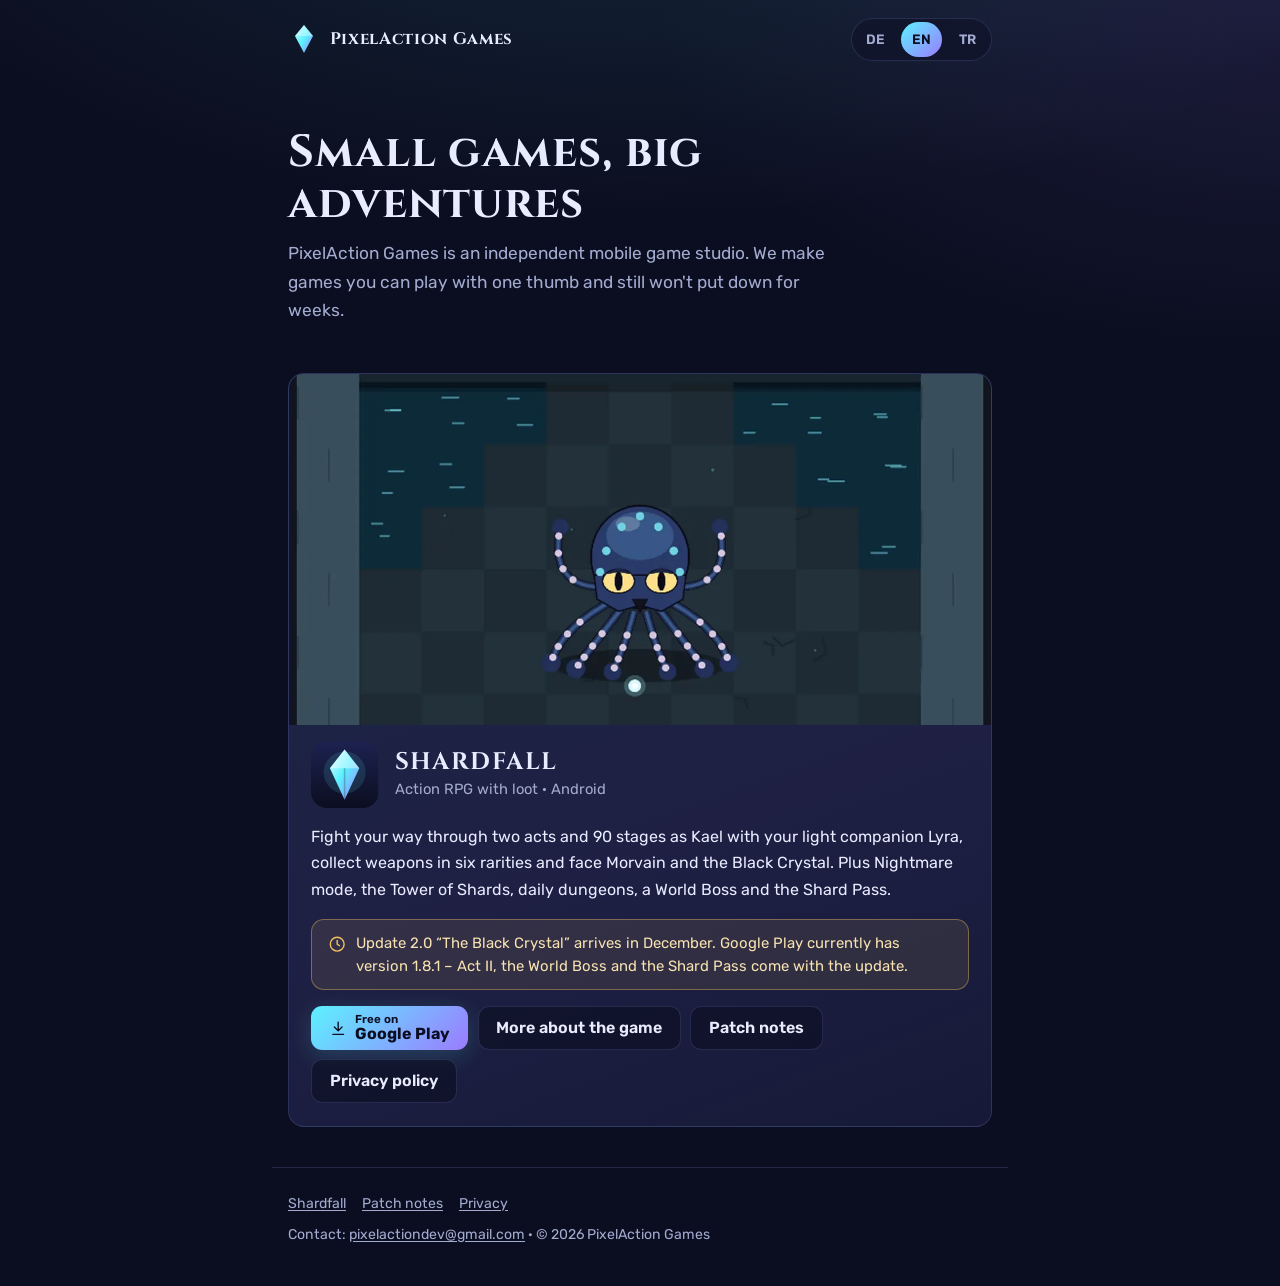
<file: index.html>
<!doctype html>
<html lang="en">
<head>
  <meta charset="utf-8">
  <meta name="viewport" content="width=device-width, initial-scale=1">
  <title>PixelAction Games</title>
  <meta name="title-de" content="PixelAction Games">
  <meta name="title-en" content="PixelAction Games">
  <meta name="title-tr" content="PixelAction Games">
  <meta name="description" content="PixelAction Games – independent mobile games for Android. Shardfall: an action RPG with loot.">
  <link rel="canonical" href="https://pixelactiondev.github.io/">
  <meta property="og:type" content="website">
  <meta property="og:site_name" content="PixelAction Games">
  <meta property="og:title" content="PixelAction Games">
  <meta property="og:description" content="Independent mobile games for Android. Shardfall: an action RPG with loot – now with Act II.">
  <meta property="og:url" content="https://pixelactiondev.github.io/">
  <meta property="og:image" content="https://pixelactiondev.github.io/img/og-shardfall.png">
  <meta property="og:image:width" content="1200">
  <meta property="og:image:height" content="630">
  <meta name="twitter:card" content="summary_large_image">
  <meta name="theme-color" content="#0b0e20">
  <link rel="icon" href="data:image/svg+xml,%3Csvg xmlns='http://www.w3.org/2000/svg' viewBox='0 0 32 32'%3E%3Cpath d='M16 2l9 11-9 17-9-17z' fill='%235cf2ff'/%3E%3Cpath d='M16 2l9 11H7z' fill='%23c9fbff'/%3E%3C/svg%3E">
  <link rel="stylesheet" href="site.css">
  <script src="lang.js"></script>
</head>
<body>
  <header class="wrap top">
    <a class="brand" href="./" lang="en">
      <svg class="brand-mark" viewBox="0 0 32 32" aria-hidden="true"><defs><linearGradient id="g1" x1="0" y1="0" x2="1" y2="1"><stop offset="0" stop-color="#c9fbff"/><stop offset=".5" stop-color="#5cf2ff"/><stop offset="1" stop-color="#9b7bff"/></linearGradient></defs><path d="M16 2l9 11-9 17-9-17z" fill="url(#g1)"/><path d="M16 2l9 11H7z" fill="#fff" opacity=".35"/></svg>
      PixelAction Games
    </a>
    <nav class="langs" aria-label="Language">
      <button type="button" data-set="de">DE</button>
      <button type="button" data-set="en">EN</button>
      <button type="button" data-set="tr">TR</button>
    </nav>
  </header>

  <main class="wrap">
    <section class="hero">
      <div data-lang="de">
        <h1>Kleine Spiele mit großen Abenteuern</h1>
        <p>PixelAction Games ist ein unabhängiges Studio für Handyspiele. Wir machen Spiele, die man mit einem Daumen spielt und trotzdem wochenlang nicht weglegt.</p>
      </div>
      <div data-lang="en">
        <h1>Small games, big adventures</h1>
        <p>PixelAction Games is an independent mobile game studio. We make games you can play with one thumb and still won't put down for weeks.</p>
      </div>
      <div data-lang="tr">
        <h1>Küçük oyunlar, büyük maceralar</h1>
        <p>PixelAction Games bağımsız bir mobil oyun stüdyosudur. Tek başparmakla oynanan ama haftalarca elinizden bırakamayacağınız oyunlar yapıyoruz.</p>
      </div>
    </section>

    <article class="game">
      <a class="game-cover" href="shardfall.html" aria-label="Shardfall"><img src="img/shardfall/cover.webp" width="1200" height="600" alt="" decoding="async"></a>
      <div class="game-head">
        <svg class="game-icon" viewBox="0 0 64 64" aria-hidden="true"><defs><linearGradient id="bg" x1="0" y1="0" x2="0" y2="1"><stop offset="0" stop-color="#1d2250"/><stop offset="1" stop-color="#0b0e20"/></linearGradient><linearGradient id="g2" x1="0" y1="0" x2="1" y2="1"><stop offset="0" stop-color="#e6fdff"/><stop offset=".45" stop-color="#5cf2ff"/><stop offset="1" stop-color="#9b7bff"/></linearGradient></defs><rect width="64" height="64" rx="14" fill="url(#bg)"/><circle cx="32" cy="30" r="20" fill="#5cf2ff" opacity=".12"/><path d="M32 8l14 18-14 30-14-30z" fill="url(#g2)"/><path d="M32 8l14 18H18z" fill="#fff" opacity=".4"/><path d="M32 26v30" stroke="#0b0e20" stroke-opacity=".25" stroke-width="1.5"/></svg>
        <div>
          <h2>SHARDFALL</h2>
          <div class="genre" data-lang="de" lang="de">Action-RPG mit Beute · Android</div><div class="genre" data-lang="en" lang="en">Action RPG with loot · Android</div><div class="genre" data-lang="tr" lang="tr">Ganimetli aksiyon RYO · Android</div>
        </div>
      </div>
      <p data-lang="de" lang="de">Kämpfe dich als Kael mit deiner Lichtbegleiterin Lyra durch zwei Akte mit 90 Leveln, sammle Waffen in sechs Seltenheiten und stelle dich Morvain und dem Schwarzen Kristall. Dazu Albtraum-Modus, Turm der Splitter, Tages-Dungeons, Weltboss und Splitterpass.</p><p data-lang="en" lang="en">Fight your way through two acts and 90 stages as Kael with your light companion Lyra, collect weapons in six rarities and face Morvain and the Black Crystal. Plus Nightmare mode, the Tower of Shards, daily dungeons, a World Boss and the Shard Pass.</p><p data-lang="tr" lang="tr">Işık yol arkadaşın Lyra ile Kael olarak iki perde ve 90 aşamada savaş, altı nadirlikte silah topla, Morvain&#x27;in ve Kara Kristal&#x27;in karşısına çık. Ayrıca Kâbus modu, Kristal Kulesi, günlük zindanlar, Dünya Boss&#x27;u ve Kristal Bileti.</p>
      <div class="notice" role="note"><svg class="ico" viewBox="0 0 24 24" fill="none" stroke="currentColor" stroke-width="1.8" stroke-linecap="round" stroke-linejoin="round" aria-hidden="true"><circle cx="12" cy="12" r="9"/><path d="M12 7v5l3 2"/></svg><p data-lang="de" lang="de">Update 2.0 „Der Schwarze Kristall“ erscheint im Dezember. Im Play Store ist gerade Version 1.8.1 – Akt II, Weltboss und Splitterpass kommen mit dem Update.</p><p data-lang="en" lang="en">Update 2.0 “The Black Crystal” arrives in December. Google Play currently has version 1.8.1 – Act II, the World Boss and the Shard Pass come with the update.</p><p data-lang="tr" lang="tr">2.0 güncellemesi “Kara Kristal” Aralık’ta geliyor. Play Store’da şu an 1.8.1 sürümü var – II. Perde, Dünya Boss’u ve Kristal Bileti güncellemeyle gelecek.</p></div>
      <div class="links">
        <a class="btn btn-play" href="https://play.google.com/store/apps/details?id=com.pixelaction.shardfall" rel="noopener"><svg class="ico" viewBox="0 0 24 24" fill="none" stroke="currentColor" stroke-width="1.8" stroke-linecap="round" stroke-linejoin="round" aria-hidden="true"><path d="M12 4v11M7 10.5l5 5 5-5M5 20h14"/></svg><span class="play-txt"><span data-lang="de" lang="de">Kostenlos bei</span><span data-lang="en" lang="en">Free on</span><span data-lang="tr" lang="tr">Ücretsiz:</span><b>Google Play</b></span></a>
        <a class="btn" href="shardfall.html"><span data-lang="de" lang="de">Mehr zum Spiel</span><span data-lang="en" lang="en">More about the game</span><span data-lang="tr" lang="tr">Oyun hakkında</span></a>
        <a class="btn" href="shardfall-patchnotes.html"><span data-lang="de" lang="de">Patch Notes</span><span data-lang="en" lang="en">Patch notes</span><span data-lang="tr" lang="tr">Güncelleme notları</span></a>
        <a class="btn" href="shardfall-privacy.html"><span data-lang="de" lang="de">Datenschutzerklärung</span><span data-lang="en" lang="en">Privacy policy</span><span data-lang="tr" lang="tr">Gizlilik politikası</span></a>
      </div>
    </article>
  </main>

  <footer class="wrap foot">
    <nav class="foot-links" aria-label="Links">
      <a href="shardfall.html">Shardfall</a>
      <a href="shardfall-patchnotes.html"><span data-lang="de" lang="de">Patch Notes</span><span data-lang="en" lang="en">Patch notes</span><span data-lang="tr" lang="tr">Güncelleme notları</span></a>
      <a href="shardfall-privacy.html"><span data-lang="de" lang="de">Datenschutz</span><span data-lang="en" lang="en">Privacy</span><span data-lang="tr" lang="tr">Gizlilik</span></a>
    </nav>
    <span data-lang="de">Kontakt: </span><span data-lang="en">Contact: </span><span data-lang="tr">İletişim: </span><a href="mailto:pixelactiondev@gmail.com">pixelactiondev@gmail.com</a>
    · © 2026 PixelAction Games
  </footer>
</body>
</html>
</file>
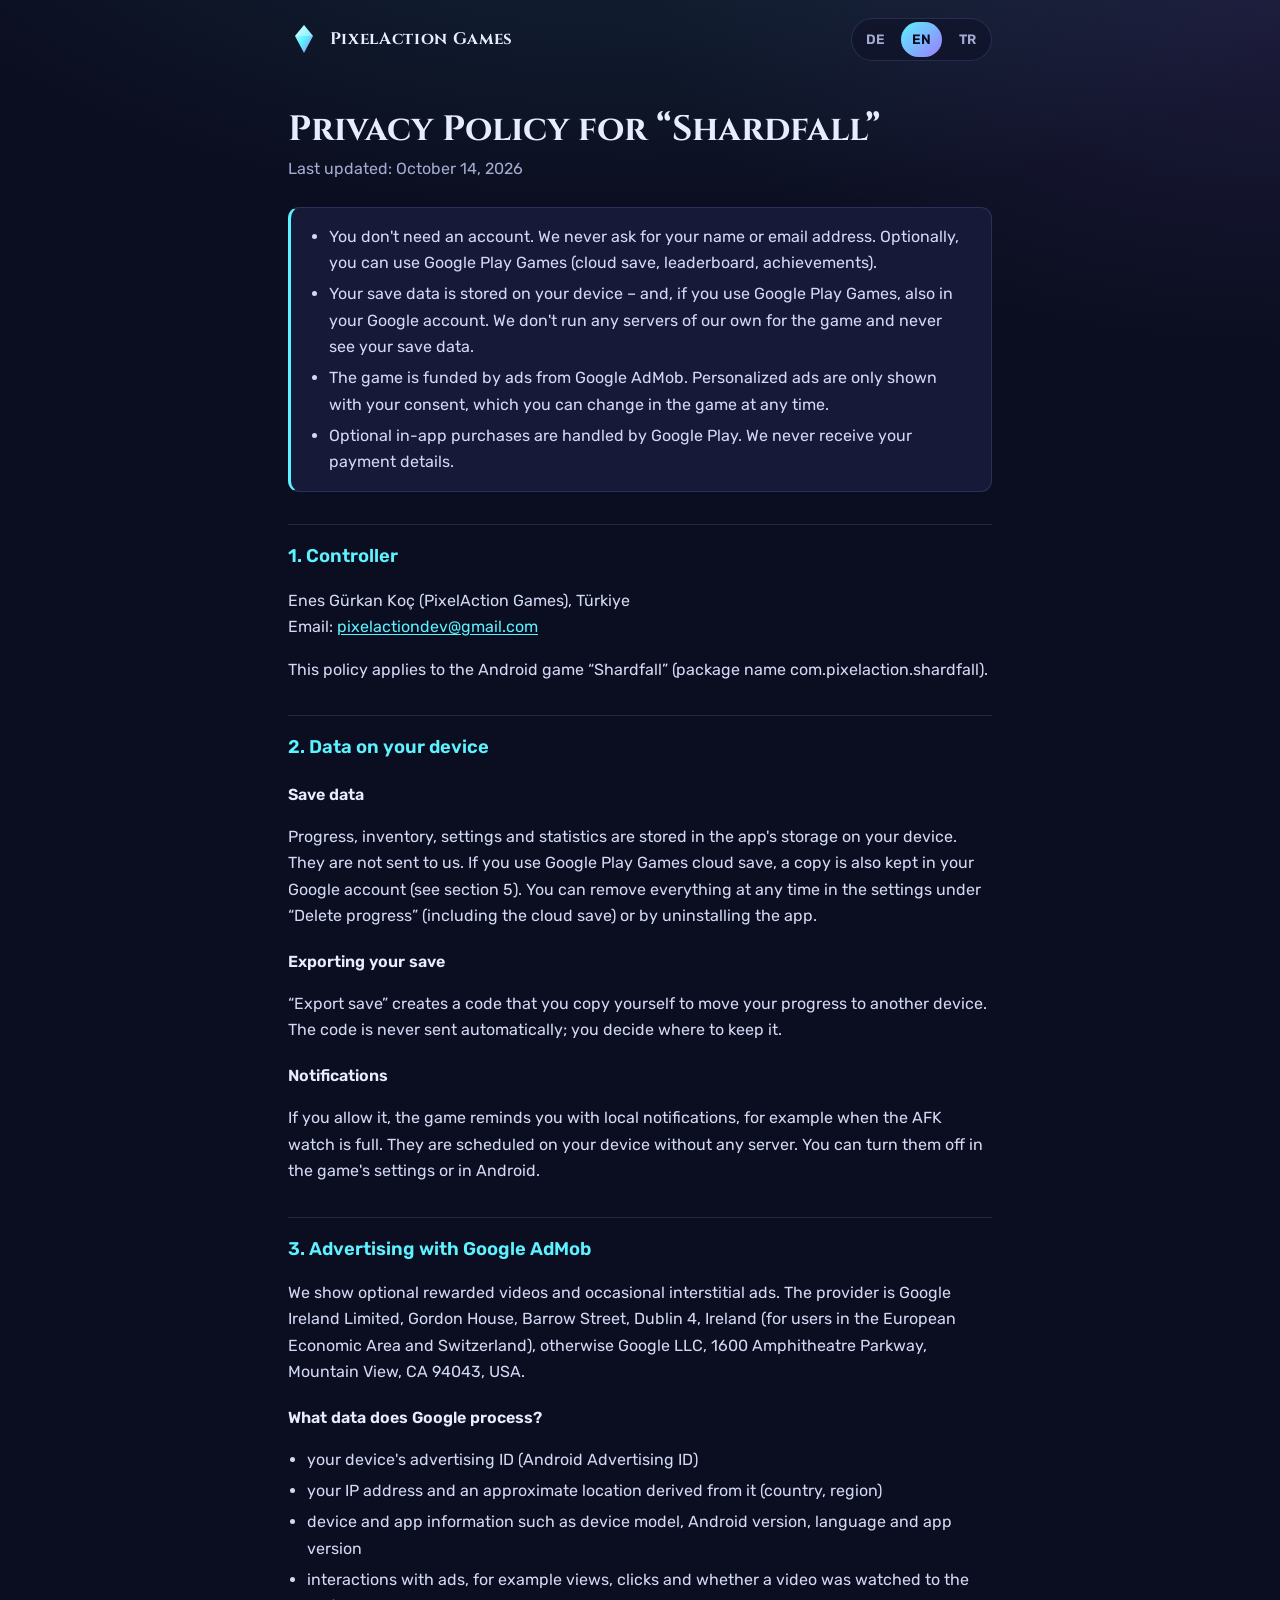
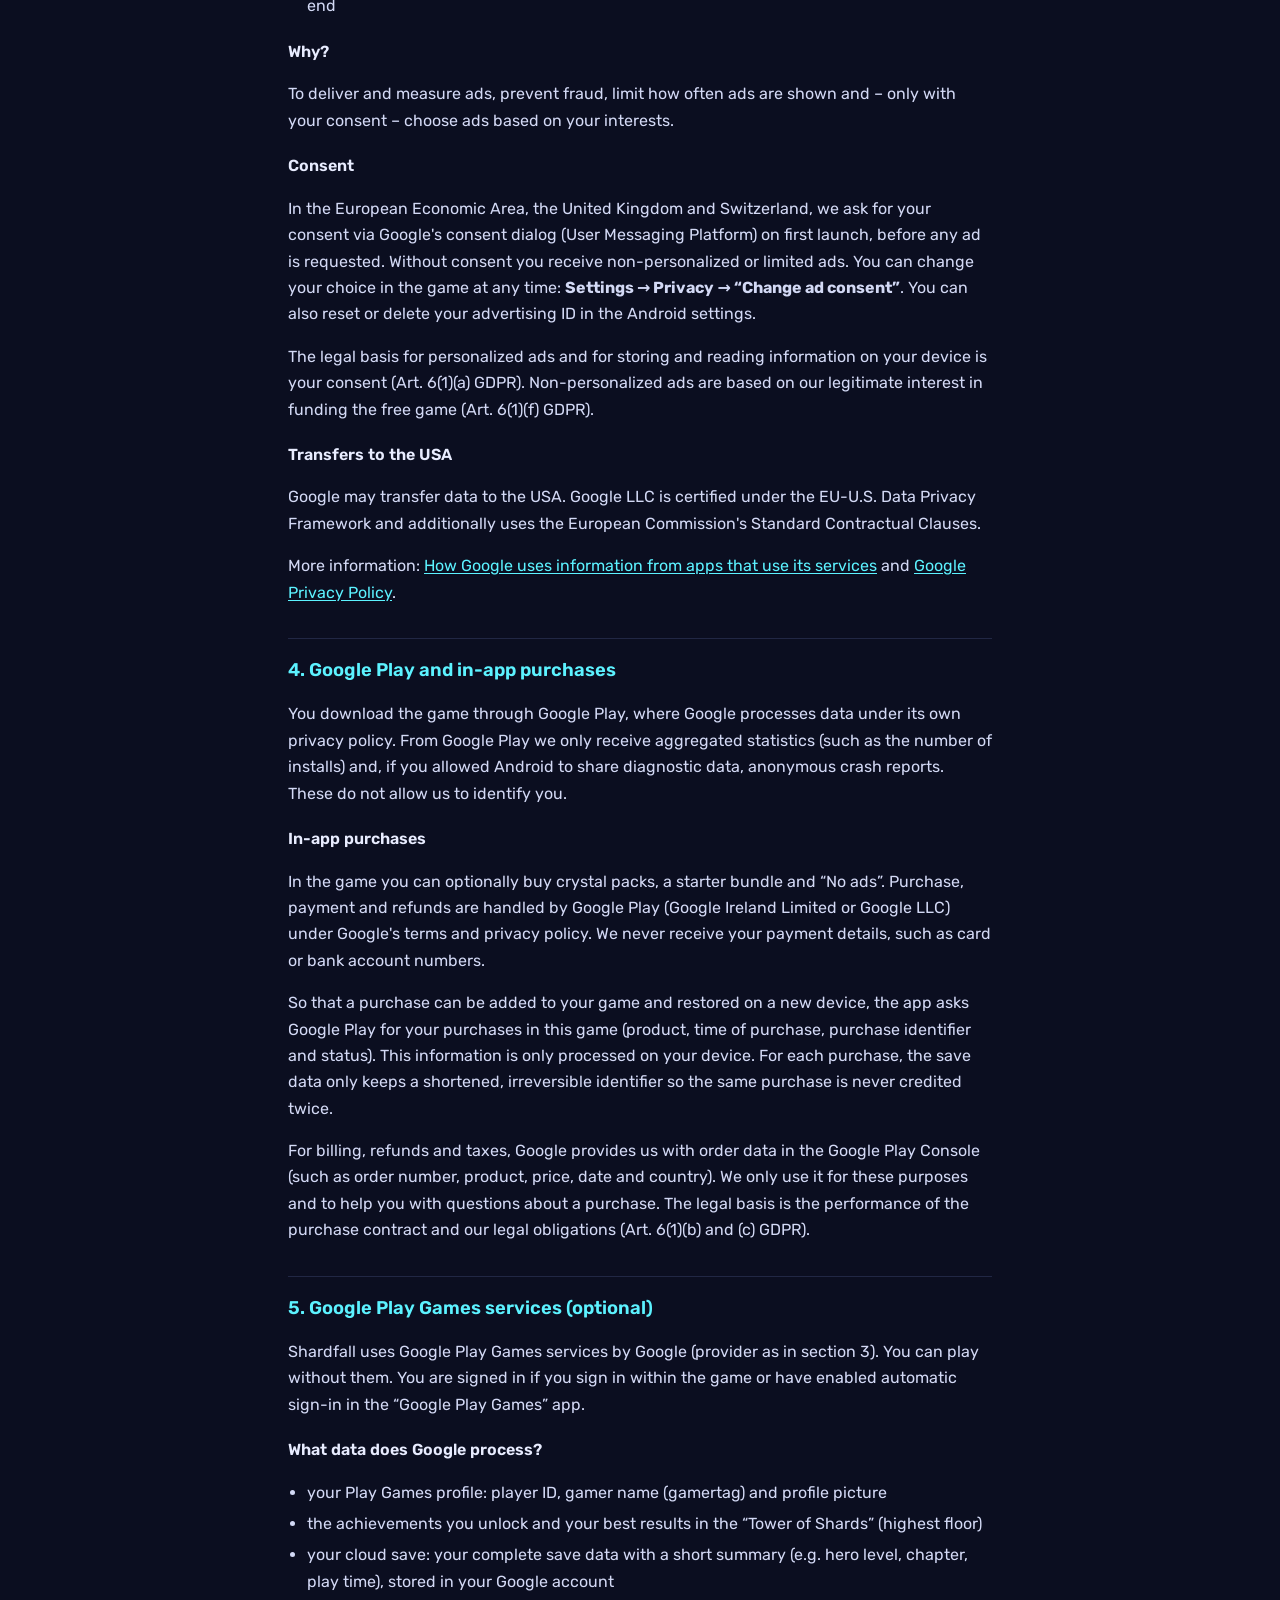
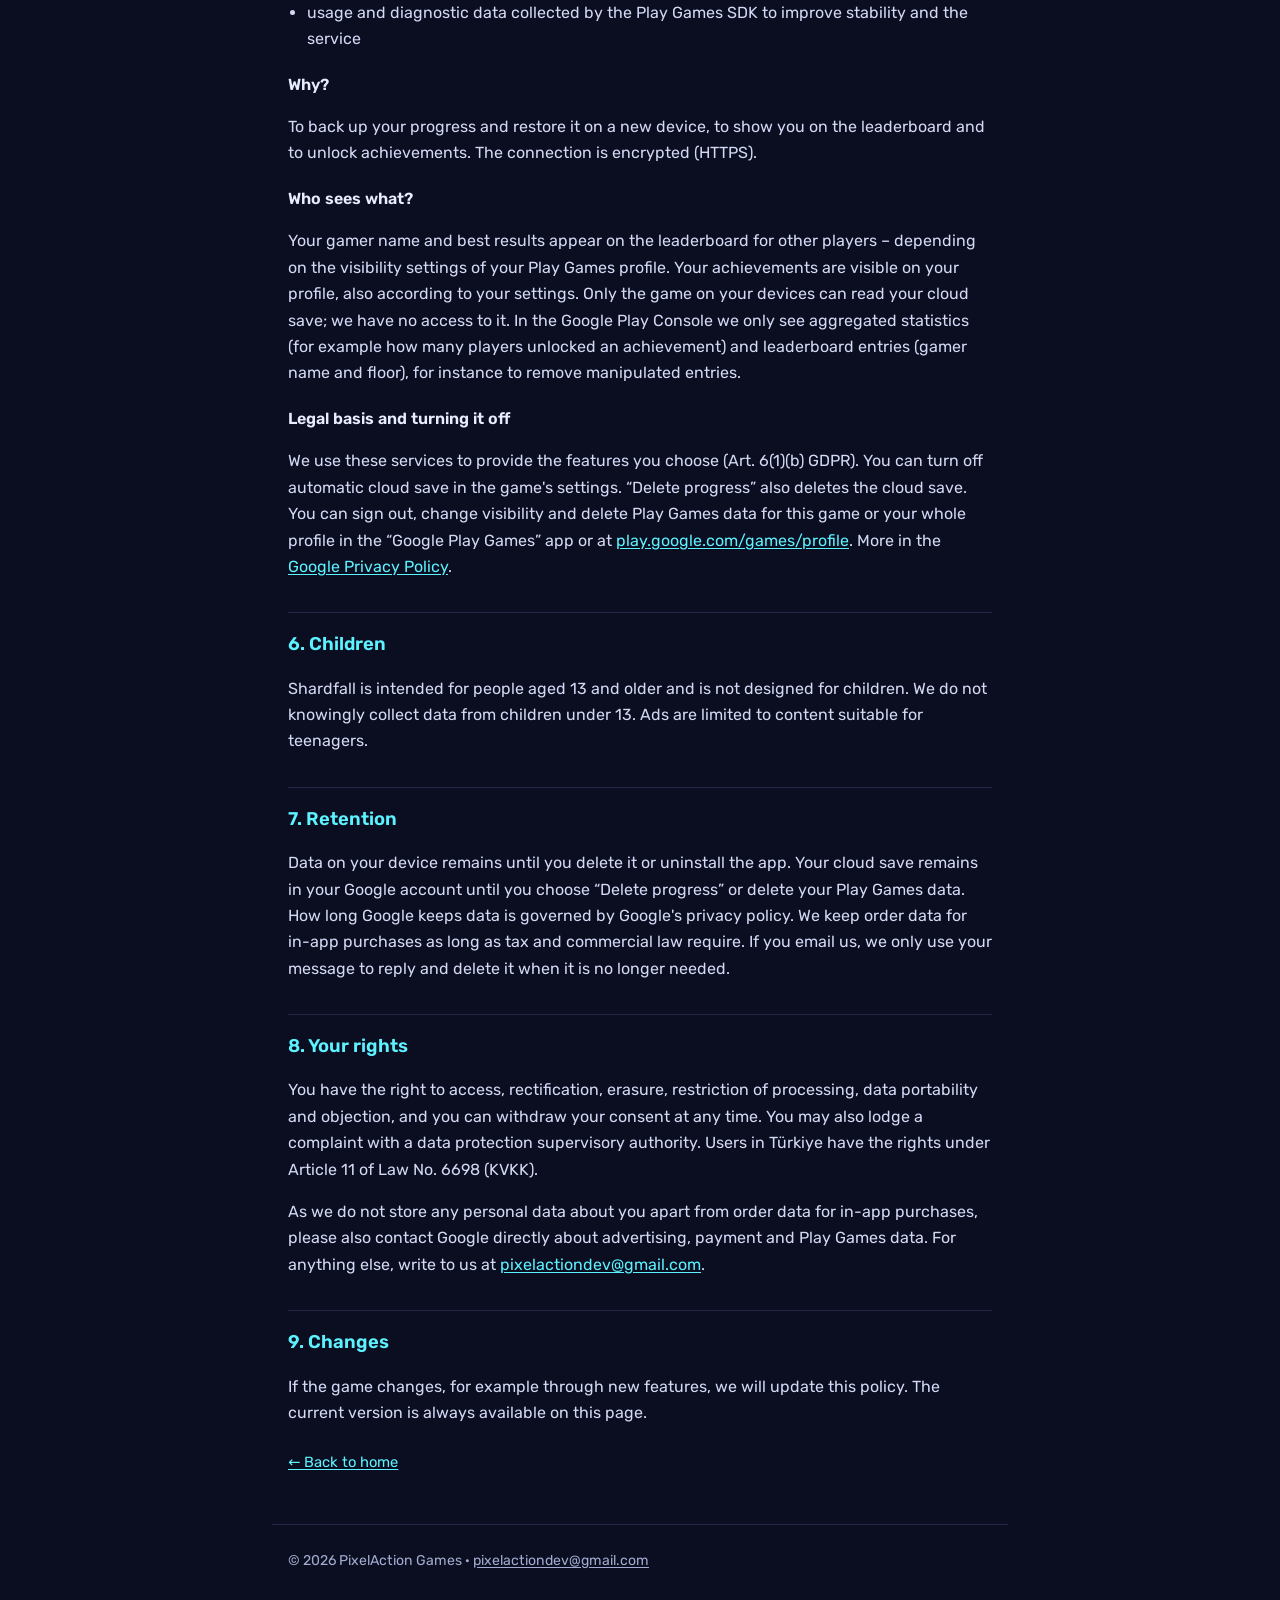
<file: privacy.html>
<!doctype html>
<html lang="en">
<head>
  <meta charset="utf-8">
  <meta name="viewport" content="width=device-width, initial-scale=1">
  <title>Shardfall – Privacy Policy</title>
  <link rel="canonical" href="https://pixelactiondev.github.io/shardfall-privacy.html">
  <meta http-equiv="refresh" content="0; url=shardfall-privacy.html">
  <script>location.replace('shardfall-privacy.html' + location.search);</script>
</head>
<body style="background:#0b0e20;color:#e8ecff;font-family:system-ui,sans-serif;padding:1rem">
  <a href="shardfall-privacy.html" style="color:#5cf2ff">Shardfall – Privacy Policy / Datenschutzerklärung / Gizlilik Politikası</a>
</body>
</html>
</file>
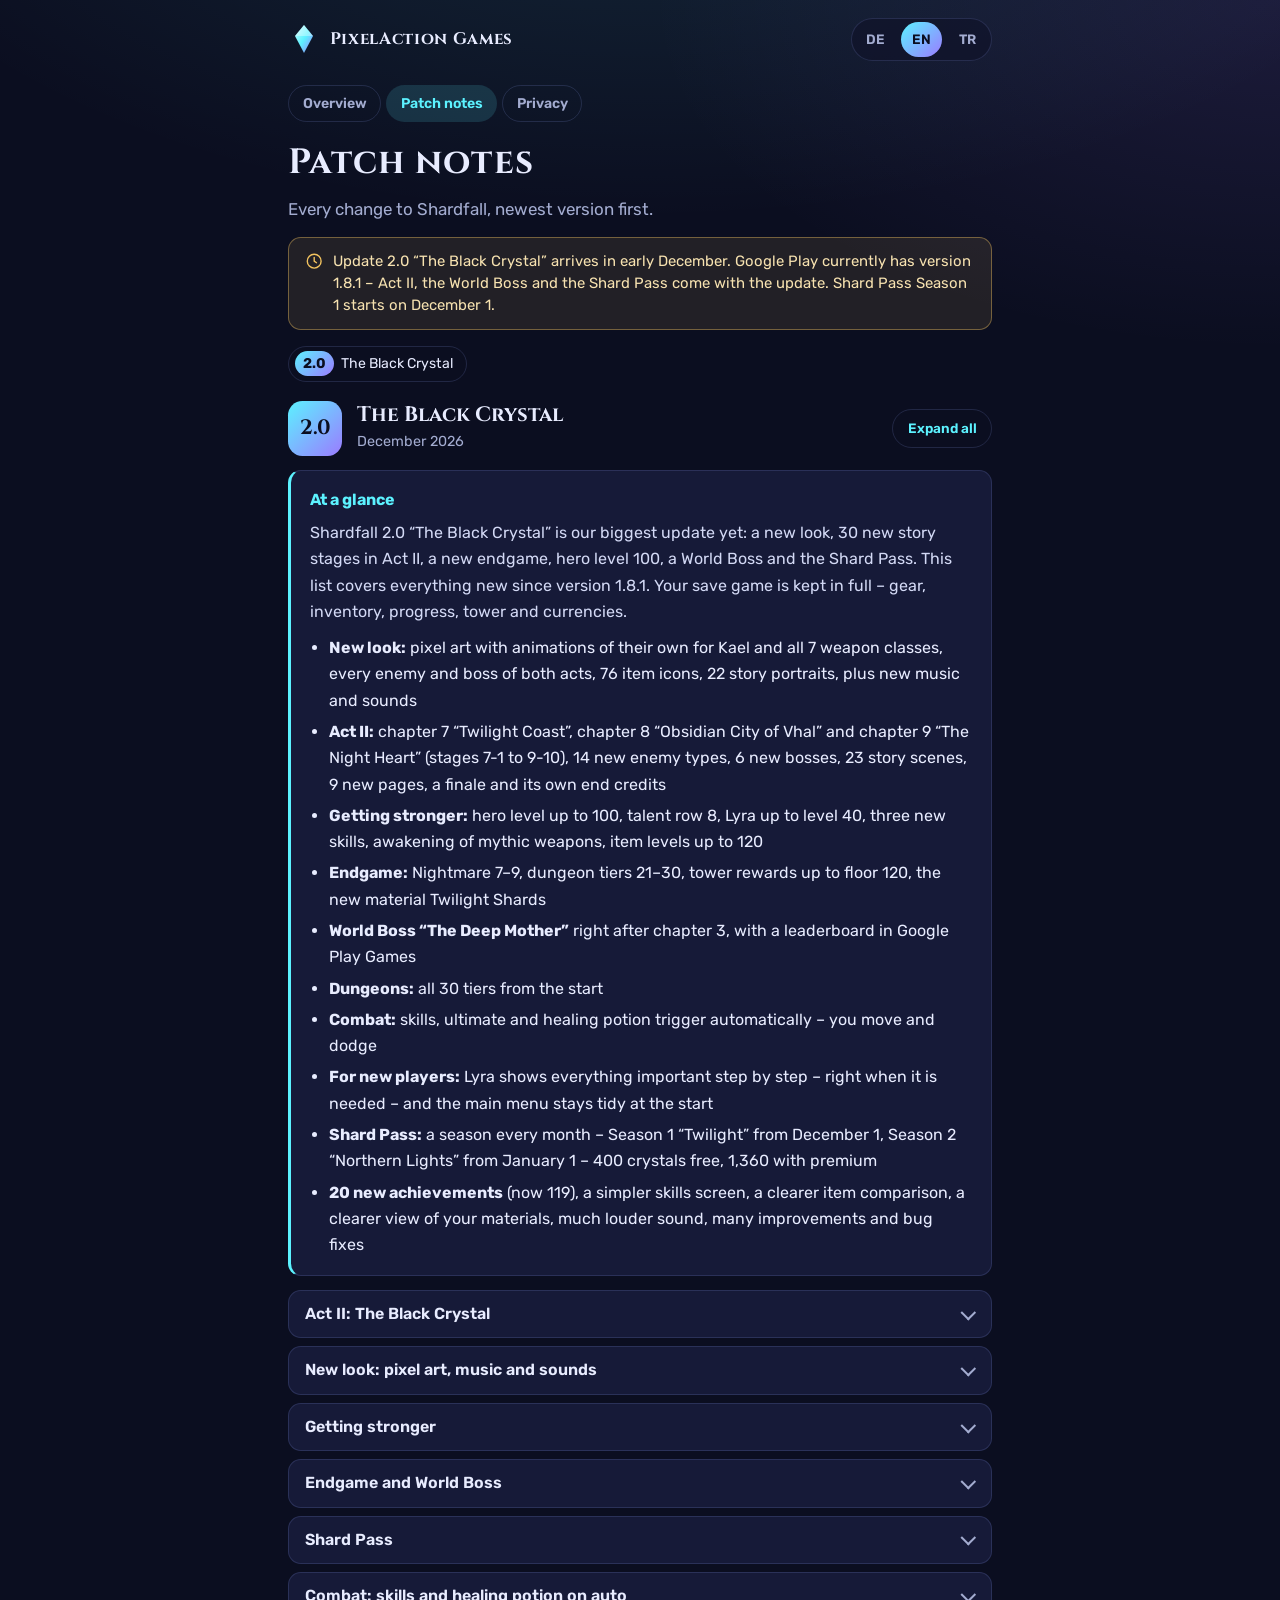
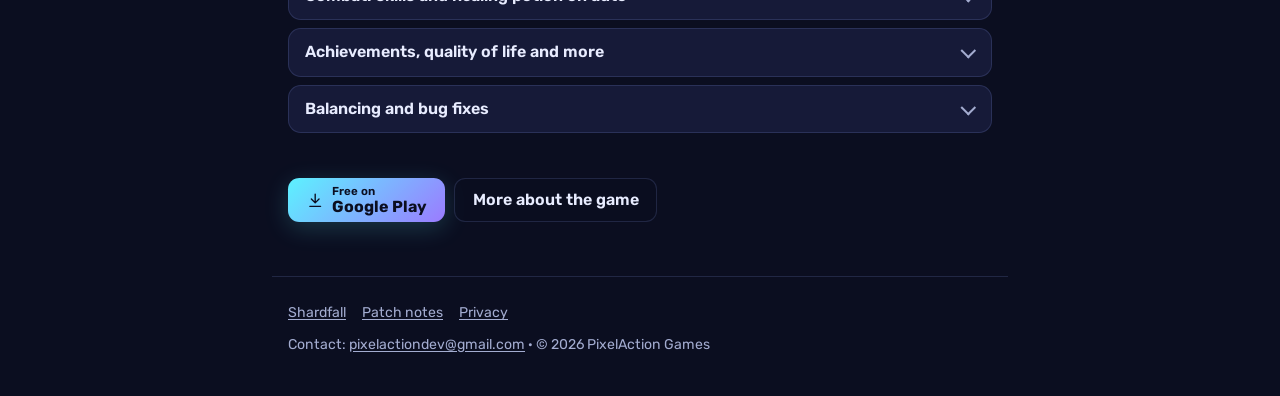
<file: shardfall-patchnotes.html>
<!doctype html>
<html lang="en">
<head>
  <meta charset="utf-8">
  <meta name="viewport" content="width=device-width, initial-scale=1">
  <title>Shardfall – Patch notes</title>
  <meta name="title-de" content="Shardfall – Patch Notes">
  <meta name="title-en" content="Shardfall – Patch notes">
  <meta name="title-tr" content="Shardfall – Güncelleme notları">
  <meta name="description" content="All changes to the Android game Shardfall by PixelAction Games, newest version first.">
  <link rel="canonical" href="https://pixelactiondev.github.io/shardfall-patchnotes.html">
  <meta property="og:type" content="website">
  <meta property="og:site_name" content="PixelAction Games">
  <meta property="og:title" content="Shardfall – Patch notes">
  <meta property="og:description" content="Everything new in Shardfall 2.0 “The Black Crystal”: Act II, hero level 100, endgame, World Boss and the Shard Pass.">
  <meta property="og:url" content="https://pixelactiondev.github.io/shardfall-patchnotes.html">
  <meta property="og:image" content="https://pixelactiondev.github.io/img/og-shardfall.png">
  <meta property="og:image:width" content="1200">
  <meta property="og:image:height" content="630">
  <meta name="twitter:card" content="summary_large_image">
  <meta name="theme-color" content="#0b0e20">
  <link rel="icon" href="data:image/svg+xml,%3Csvg xmlns='http://www.w3.org/2000/svg' viewBox='0 0 32 32'%3E%3Cpath d='M16 2l9 11-9 17-9-17z' fill='%235cf2ff'/%3E%3Cpath d='M16 2l9 11H7z' fill='%23c9fbff'/%3E%3C/svg%3E">
  <link rel="stylesheet" href="site.css">
  <script src="lang.js"></script>
</head>
<body>
  <header class="wrap top">
    <a class="brand" href="./" lang="en">
      <svg class="brand-mark" viewBox="0 0 32 32" aria-hidden="true"><defs><linearGradient id="g1" x1="0" y1="0" x2="1" y2="1"><stop offset="0" stop-color="#c9fbff"/><stop offset=".5" stop-color="#5cf2ff"/><stop offset="1" stop-color="#9b7bff"/></linearGradient></defs><path d="M16 2l9 11-9 17-9-17z" fill="url(#g1)"/><path d="M16 2l9 11H7z" fill="#fff" opacity=".35"/></svg>
      PixelAction Games
    </a>
    <nav class="langs" aria-label="Language">
      <button type="button" data-set="de">DE</button>
      <button type="button" data-set="en">EN</button>
      <button type="button" data-set="tr">TR</button>
    </nav>
  </header>

  <main class="wrap pn">
    <nav class="subnav" aria-label="Shardfall"><a href="shardfall.html"><span data-lang="de" lang="de">Übersicht</span><span data-lang="en" lang="en">Overview</span><span data-lang="tr" lang="tr">Genel bakış</span></a><a href="shardfall-patchnotes.html" aria-current="page"><span data-lang="de" lang="de">Patch Notes</span><span data-lang="en" lang="en">Patch notes</span><span data-lang="tr" lang="tr">Güncelleme notları</span></a><a href="shardfall-privacy.html"><span data-lang="de" lang="de">Datenschutz</span><span data-lang="en" lang="en">Privacy</span><span data-lang="tr" lang="tr">Gizlilik</span></a></nav>
    <h1><span data-lang="de" lang="de">Patch Notes</span><span data-lang="en" lang="en">Patch notes</span><span data-lang="tr" lang="tr">Güncelleme notları</span></h1>
    <p class="lead" data-lang="de" lang="de">Alle Änderungen an Shardfall, die neueste Version zuerst.</p><p class="lead" data-lang="en" lang="en">Every change to Shardfall, newest version first.</p><p class="lead" data-lang="tr" lang="tr">Shardfall’daki tüm değişiklikler, en yeni sürüm en üstte.</p>
    <div class="notice" role="note"><svg class="ico" viewBox="0 0 24 24" fill="none" stroke="currentColor" stroke-width="1.8" stroke-linecap="round" stroke-linejoin="round" aria-hidden="true"><circle cx="12" cy="12" r="9"/><path d="M12 7v5l3 2"/></svg><p data-lang="de" lang="de">Update 2.0 „Der Schwarze Kristall“ erscheint Anfang Dezember. Im Play Store ist gerade Version 1.8.1 – Akt II, Weltboss und Splitterpass kommen mit dem Update. Saison 1 des Splitterpasses beginnt am 1. Dezember.</p><p data-lang="en" lang="en">Update 2.0 “The Black Crystal” arrives in early December. Google Play currently has version 1.8.1 – Act II, the World Boss and the Shard Pass come with the update. Shard Pass Season 1 starts on December 1.</p><p data-lang="tr" lang="tr">2.0 güncellemesi “Kara Kristal” Aralık başında geliyor. Play Store’da şu an 1.8.1 sürümü var – II. Perde, Dünya Boss’u ve Kristal Bileti güncellemeyle gelecek. Kristal Bileti’nin 1. Sezonu 1 Aralık’ta başlıyor.</p></div>
    <nav class="pn-chips" aria-label="Versions"><a class="pn-chip" href="#v2-0"><b>2.0</b><span data-lang="de" lang="de">Der Schwarze Kristall</span><span data-lang="en" lang="en">The Black Crystal</span><span data-lang="tr" lang="tr">Kara Kristal</span></a></nav>
    
    <article class="pn-version" id="v2-0">
      <header class="pn-head">
        <span class="pn-ver">2.0</span>
        <div><h2><span data-lang="de" lang="de">Der Schwarze Kristall</span><span data-lang="en" lang="en">The Black Crystal</span><span data-lang="tr" lang="tr">Kara Kristal</span></h2><p class="pn-date" data-lang="de" lang="de">Dezember 2026</p><p class="pn-date" data-lang="en" lang="en">December 2026</p><p class="pn-date" data-lang="tr" lang="tr">Aralık 2026</p></div>
        <button type="button" class="pn-toggle" aria-expanded="false"><span class="t-open"><span data-lang="de" lang="de">Alle aufklappen</span><span data-lang="en" lang="en">Expand all</span><span data-lang="tr" lang="tr">Tümünü aç</span></span><span class="t-close"><span data-lang="de" lang="de">Alle zuklappen</span><span data-lang="en" lang="en">Collapse all</span><span data-lang="tr" lang="tr">Tümünü kapat</span></span></button>
      </header>
      <div class="pn-lang" data-lang="de" lang="de"><section class="pn-glance"><h3>Auf einen Blick</h3><p>Shardfall 2.0 „Der Schwarze Kristall“ ist das bisher größte Update: ein neuer Look, 30 neue Story-Level in Akt II, ein neues Endgame, Heldenstufe 100, ein Weltboss und der Splitterpass. Diese Liste nennt alles, was seit Version 1.8.1 neu ist. Dein Spielstand bleibt vollständig erhalten – Ausrüstung, Inventar, Fortschritt, Turm und Währungen.</p>
<ul>
<li><strong>Neuer Look:</strong> Pixel-Grafik mit eigenen Animationen für Kael und alle 7 Waffenklassen, alle Gegner und Bosse beider Akte, 76 Item-Symbole, 22 Story-Porträts, dazu neue Musik und Töne</li>
<li><strong>Akt II:</strong> Kapitel 7 „Dämmerküste“, 8 „Obsidianstadt Vhal“ und 9 „Das Nachtherz“ (Level 7-1 bis 9-10), 14 neue Gegnerarten, 6 neue Bosse, 23 Story-Szenen, 9 neue Seiten, Finale und eigener Abspann</li>
<li><strong>Stärker werden:</strong> Heldenstufe bis 100, Talentreihe 8, Lyra bis Stufe 40, drei neue Fertigkeiten, Erweckung mythischer Waffen, Gegenstandsstufen bis 120</li>
<li><strong>Endgame:</strong> Albtraum 7–9, Dungeon-Stufen 21–30, Turm-Belohnungen bis Etage 120, neues Material Dämmersplitter</li>
<li><strong>Weltboss „Tiefe Mutter“</strong> schon nach Kapitel 3, mit Bestenliste in Google Play Games</li>
<li><strong>Dungeons:</strong> alle 30 Stufen von Anfang an</li>
<li><strong>Kampf:</strong> Fertigkeiten, Ultimative und Heiltrank wirken automatisch – du läufst und weichst aus</li>
<li><strong>Für neue Spieler:</strong> Lyra zeigt Schritt für Schritt alles Wichtige – genau dann, wenn es gebraucht wird –, und das Hauptmenü bleibt am Anfang aufgeräumt</li>
<li><strong>Splitterpass:</strong> jeden Monat eine Saison – Saison 1 „Dämmerlicht“ ab 1. Dezember, Saison 2 „Nordlicht“ ab 1. Januar – 400 Kristalle gratis, 1.360 mit Premium</li>
<li><strong>20 neue Erfolge</strong> (jetzt 119), eine einfachere Fertigkeiten-Seite, ein klarerer Item-Vergleich, mehr Übersicht bei den Materialien, deutlich lauterer Ton, viele Verbesserungen und Fehlerbehebungen</li>
</ul></section><details class="pn-sec"><summary>Akt II: Der Schwarze Kristall</summary><div class="pn-body"><p>Nach Level 6-10 geht die Geschichte weiter: drei neue Kapitel mit je 10 Leveln, empfohlene Kampfkraft von 42.000 (7-1) bis 278.600 (9-10), Beute der Stufen 76 bis 105.</p>
<p><strong>Neu auf der Karte</strong></p>
<ul>
<li>Umschalter oben: „Akt I · Der Splitterfall“ und „Akt II · Der Schwarze Kristall“. Akt II öffnet sich nach 6-10.</li>
<li>Wer 6-10 schon geschafft hat, bekommt nach dem Update „Neu freigeschaltet: Akt II“ und die Szene „Der Ruf aus dem Osten“.</li>
<li>Neue Räume mit versteckten Truhen in jedem Kapitel (x-3, x-6, x-9).</li>
</ul>
<p><strong>Kapitel 7 „Dämmerküste“</strong> – Strand, Wracks, Leuchtturm und Grotten</p>
<ul>
<li>Gegner: Ertrunkener (steht einmal wieder auf), Schattenkrabbe (Panzerschere vorne – von der Seite angreifen), Sturmmöwe (Sturzflug), Nebelqualle (Giftwolke), Gezeitenrufer (ruft Krabbenbrut)</li>
<li>Mini-Boss 7-5 <strong>Kapitän Morrow</strong>: Anker an der Kette zieht dich heran – weichst du aus, steckt er kurz fest</li>
<li>Boss 7-10 <strong>Die Tiefe Mutter</strong>: Tentakel, Tintenwolken, Abtauchen und ab Phase 3 ein Strudel</li>
<li>Set <strong>Gezeitenbrecher</strong>: 2 Teile +12 % Leben, +3 % Lebensraub; 4 Teile alle 7 s eine Flutwelle, die zurückstößt und heilt</li>
<li>Neue Kampfmusik „Dämmerküste“</li>
</ul>
<p><strong>Kapitel 8 „Obsidianstadt Vhal“</strong> – eine Stadt aus Glas</p>
<ul>
<li>Gegner: Schattenbürger (stärker in Gruppen), Glasschütze (drei Splitter auf einmal), Obsidianwächter (Turmschild blockt von vorne), Spiegelgeist (mit Trugbildern – nur der echte schießt), Nachtsänger (stärkt andere Gegner), Gläserner Ertrunkener</li>
<li>Mini-Boss 8-5 <strong>Spiegelmeisterin Sela</strong>: Triffst du zuerst die echte Sela, zerspringen alle Spiegelbilder</li>
<li>Boss 8-10 <strong>Der Obsidiankönig</strong>: Glaswände als Deckung, Spiegelphase mit drei Säulen</li>
<li>Set <strong>Obsidianwacht</strong>: 2 Teile +15 % Verteidigung, +10 % Dornen; 4 Teile Obsidianpanzer, der beim Zerbrechen Splitter verschießt</li>
</ul>
<p><strong>Kapitel 9 „Das Nachtherz“</strong> – im Inneren des schwarzen Kristalls</p>
<ul>
<li>Gegner: Leerenkriecher (taucht ab und bricht unter dir hervor), Sternenfresser (verschluckt Geschosse und spuckt sie zurück), Nachtritter (stürmt zweimal), Leerenwirker (Leerenrisse), Splitterechos aus Akt I</li>
<li>Mini-Boss 9-5 <strong>Echo des Splitterkönigs</strong>: Morvain hilft mit goldenen Lichtsplittern</li>
<li>Endboss 9-10 <strong>Ailé</strong>: Ab Phase 2 die Lange Nacht – nur Lyras Lichtinseln schützen dich</li>
<li>Set <strong>Zwielichtseele</strong>: 2 Teile +10 % Angriff, +5 % Krit-Chance; 4 Teile wechselnd Licht (Heilung) und Schatten (+20 % Schaden)</li>
</ul>
<p><strong>Story und Codex</strong></p>
<ul>
<li>23 Szenen mit neuen Figuren: Händlerin Mira, Kapitän Morrow, Hohepriesterin Vesna, Spiegelmeisterin Sela, der Obsidiankönig und Ailé</li>
<li>Finale „Ganz“, Abspann von Akt II und die Schlussszene „Ein neuer Morgen“ (Einstellungen → Hilfe → „Abspann Akt II ansehen“)</li>
<li>9 neue Seiten: Logbuch der „Morgenstern“, Chronik von Vhal, Elias Tagebuch</li>
<li>Lyra erklärt jeden neuen Gegner beim ersten Treffen; alles steht im Codex (Bestiarium, Story, Seiten, Sets)</li>
<li>Set-Rezepte in der Schmiede nach 7-10, 8-10 und 9-10</li>
</ul></div></details><details class="pn-sec"><summary>Neuer Look: Pixel-Grafik, Musik und Töne</summary><div class="pn-body"><p>Shardfall ist von Hand neu gezeichnet: Aus den einfachen Formen sind Pixel-Figuren mit eigenen Animationen geworden. Am Spiel selbst ändert das nichts – dein Spielstand, deine Ausrüstung und alle Werte bleiben genau wie vorher.</p>
<p><strong>Grafik</strong></p>
<ul>
<li>Kael mit eigenen Animationen (Laufen, Angriff, Treffer, Tod) für alle 7 Waffenklassen, dazu Lyra und alle Geschosse des Helden</li>
<li>Alle Gegner und Bosse beider Akte, darunter Grimmzahn, der Gruftwächter, Khazar, der Yeti-Älteste, Frostkönigin Isra, der Eisenkoloss, Morvain, Kapitän Morrow, die Tiefe Mutter, Sela, der Obsidiankönig und Ailé</li>
<li>Beute mit Lichtsäule, Münzen, Herzen, Truhen, Fässer und Tagebuchseiten</li>
<li>76 Item-Symbole im Inventar: alle 56 Waffen sowie Rüstung und Schmuck</li>
<li>22 Story-Porträts, auch für Lyra im Warte-Fenster</li>
</ul>
<p><strong>Musik und Töne</strong></p>
<ul>
<li>Eigene Kampfmusik für jede Welt – vom Aschewald bis zum Nachtherz – und eigene Musik für jeden Endboss von Akt I, von Grimmzahn bis Morvain</li>
<li>Eigene Musik für das Hauptmenü, die Bosse von Akt II, das Finale, den Weltboss und den Abspann; der Turm spielt die Musik der Welt, die du gerade siehst</li>
<li>Neue Töne für alle Waffen, Menü, Belohnungen, Beute und häufige Momente wie Sieg, Niederlage und Heiltrank</li>
<li><strong>Deutlich lauter:</strong> Musik und Töne sind viel lauter als in 1.8.1 – du musst das Handy nicht mehr ganz aufdrehen, und der Sprung zur Werbung ist viel kleiner. Ein Begrenzer verhindert Übersteuern, die Regler in den Einstellungen funktionieren wie gewohnt.</li>
</ul>
<p>Noch nicht dabei: Böden und Wände in den Räumen und ein paar seltenere Töne – die kommen in einem späteren Update.</p>
</div></details><details class="pn-sec"><summary>Stärker werden</summary><div class="pn-body"><p>Die Obergrenzen steigen: Held bis Stufe 100, Lyra bis 40, Gegenstandsstufen bis 120. Deine bisherige Ausrüstung bis Stufe 75 bleibt genau so stark wie vorher.</p>
<p><strong>Heldenstufe 100</strong> (vorher 80)</p>
<ul>
<li>Stufe 80 → 100 braucht 2,66 Mio. Erfahrung – ein Ziel für viele Wochen. Jede Stufe gibt Gold, alle 5 Stufen Kristalle, und einen Talentpunkt.</li>
<li>Wer schon auf Stufe 80 steht, sammelt sofort wieder Erfahrung.</li>
</ul>
<p><strong>Talentreihe 8</strong> (ab 32 Punkten in einem Zweig)</p>
<ul>
<li>Krieger: Verheerung (+8 % Krit-Schaden je Rang), Schlussstein Schattenschneide (jeder 5. Waffentreffer +100 % Schaden)</li>
<li>Wächter: Urgestein (+4 % Leben je Rang), Schlussstein Letzte Bastion (unter 50 % Leben 20 % weniger Schaden)</li>
<li>Mystiker: Sternenkunde (+6 % Fertigkeitsschaden je Rang), Schlussstein Dämmerfluss (jede aktive Fertigkeit lädt die Ultimative um 8 % auf)</li>
</ul>
<p><strong>Drei neue Fertigkeiten</strong> (frei durch die Story von Akt II)</p>
<ul>
<li><strong>Gezeitenwelle</strong> (aktiv, nach 7-5): Flutwelle, die jeden Gegner auf ihrem Weg trifft, zurückstößt und verlangsamt</li>
<li><strong>Spiegelbild</strong> (aktiv, nach 8-5): Ein Spiegelbild kämpft einige Sekunden mit und zerspringt am Ende mit dreifachem Schaden</li>
<li><strong>Dämmerbruch</strong> (Ultimative, nach 9-5): Pulse aus Schatten und Licht treffen alle Gegner im weiten Umkreis, das Licht heilt dich</li>
</ul>
<p><strong>Lyra Stufe 31–40</strong></p>
<ul>
<li>Stufe 35 – <strong>Zwielichtschleier</strong>: Alle 20 s schluckt ein Schleier Schaden in Höhe von 5 % deiner Lebenspunkte</li>
<li>Stufe 40 – <strong>Ganze Seele</strong>: Lyra schießt zwei Lichtkugeln auf einmal und bekommt ein neues Aussehen in Rosa-Gold</li>
</ul>
<p><strong>Erweckung mythischer Waffen</strong> (Schmiede → Herstellen, nach 9-10)</p>
<ul>
<li>Drei Stufen: I nach 9-10, II nach Albtraum 7-10, III nach Albtraum 8-10</li>
<li>Jede Stufe: +10 % Angriff; dazu stärkerer Spezialeffekt (I und III), eine fünfte Zusatzeigenschaft (II) und Aufwertung bis +55 (III)</li>
<li>Jede Erweckung hebt die Waffe auf deine höchste erreichte Gegenstandsstufe – so wird auch deine alte mythische Waffe wieder stark</li>
<li>Erweckte Waffen leuchten rosa-gold und werden gegen versehentliches Verkaufen gesperrt</li>
</ul>
<p><strong>Kampfkraft zählt Talente</strong></p>
<ul>
<li>Talente zählen jetzt so viel in der Kampfkraft, wie sie dich im Kampf wirklich stärker machen. Deine Kampfkraft steigt dadurch, die Empfehlungen bleiben gleich.</li>
<li>Im Talente-Bildschirm steht oben „Talente: Kampfkraft +x %“; der Item-Vergleich rechnet genauso.</li>
<li>„Beste Ausrüstung“ wählt nach der echten Kampfkraft und wechselt nur, wenn sie wirklich steigt.</li>
</ul></div></details><details class="pn-sec"><summary>Endgame und Weltboss</summary><div class="pn-body"><p>Nach dem Finale von Akt II geht es weiter: Albtraum 7–9 und höhere Turm-Belohnungen – mit dem neuen Material Dämmersplitter. Die Dungeon-Stufen 21–30 und der Weltboss warten schon in Akt I.</p>
<p><strong>Dämmersplitter</strong> (neues Material für die Erweckung)</p>
<ul>
<li>Aus dem Albtraum von Akt II (einmalig zusammen 150 – genug für alle drei Erweckungen einer Waffe), Tages-Dungeons ab Stufe 21, Turm, Weltboss, der Wochenaufgabe für Akt II und dem Winterfest-Laden</li>
</ul>
<p><strong>Albtraum Kapitel 7–9</strong></p>
<ul>
<li>Öffnet sich je Kapitel nach 7-10, 8-10 und 9-10. Gegner ×3, zufällige Eliten, Beute der Stufen 91–120.</li>
</ul>
<p><strong>Tages-Dungeons Stufe 21–30</strong></p>
<ul>
<li>Alle 30 Stufen sind von Anfang an zu sehen. Gespielt wird der Reihe nach – Stufe 21 nach Stufe 20. Stufe 1–20 bleiben genau wie bisher.</li>
</ul>
<p><strong>Turm der Splitter</strong></p>
<ul>
<li>Etagen, Gegner und Bestwerte bleiben. Neu: Wochenbelohnung ab Etage 85, 100 und 120, Meilensteine ab Etage 80 und Dämmersplitter im Turm-Laden nach 9-10.</li>
<li>Die Beute wächst mit deinem Fortschritt in Story und Albtraum, bis Stufe 120.</li>
<li><strong>Jede Woche neu:</strong> Jeden Montag beginnt der Aufstieg wieder bei Etage 1 – Startetagen und Wochenbelohnung zählen nur, was du in dieser Woche schaffst. Deine höchste Etage und die Meilensteine bleiben. Etagen, die du schon einmal geschafft hast, bringen ein Viertel der Marken und Runen – neue Etagen über deinem Bestwert alles.</li>
</ul>
<p><strong>Weltboss „Tiefe Mutter“</strong> (frei nach 3-10, bei den Dungeons – vorher schon als gesperrte Karte zu sehen)</p>
<ul>
<li>2 Minuten Schadensrennen, 3 Versuche am Tag, keine Lebensleiste – je mehr Schaden, desto höher die Belohnungsstufe – über 100 Stufen und nach oben offen: Stufe 1 ab 15.000 Schaden, jede weitere braucht 11 % mehr</li>
<li>Ihre Stärke passt sich an: Bis 7-10 schlägt sie so hart zu wie die Gegner in deinem weitesten Story-Level, danach wie in 7-10. Dein Schaden hängt nur von dir ab.</li>
<li>Schwäche der Woche: ein Element (Blitz, Feuer, Eis, Gift) macht 30 % mehr Schaden</li>
<li>Belohnung nach jedem Versuch (Gold, Lichtessenz, Fertigkeitsbücher, Dämmersplitter) und am Montag die Wochenbelohnung nach deinem besten Versuch dieser Woche im Postfach</li>
<li>Bestenliste „Weltboss“ in Google Play Games (Woche und gesamt)</li>
</ul>
<p><strong>Aufgaben für Akt II</strong></p>
<ul>
<li>Tagesaufgabe „Schließe 3 Level in Akt II ab“ und Wochenaufgabe „Schließe 15 Level in Akt II ab“ (mit Dämmersplittern)</li>
</ul></div></details><details class="pn-sec"><summary>Splitterpass</summary><div class="pn-body"><p>Neu: Saisons mit je 40 Stufen – jeden Monat eine, die nächste schließt direkt an. Pass-EP gibt es fürs normale Spielen, Werbung ist nie nötig.</p>
<div class="table-wrap"><table>
<thead>
<tr>
<th>Saison</th>
<th>Zeitraum</th>
<th>Premium-Aussehen</th>
</tr>
</thead>
<tbody>
<tr>
<td data-label="Saison">Saison 1 „Dämmerlicht“</td>
<td data-label="Zeitraum">01.12.2026 – 31.12.2026</td>
<td data-label="Premium-Aussehen">Dämmerspur, Dämmeraura, Rahmen „Dämmerung“ und „Kristall“, Titel „Dämmerwanderer“</td>
</tr>
<tr>
<td data-label="Saison">Saison 2 „Nordlicht“</td>
<td data-label="Zeitraum">01.01.2027 – 31.01.2027</td>
<td data-label="Premium-Aussehen">Nordlicht-Spur, Nordlicht-Aura, Rahmen „Nordlicht“ und „Polarnacht“, Titel „Nordlichtjäger“</td>
</tr>
</tbody>
</table></div>
<ul>
<li><strong>Pass-EP:</strong> Tagesaufgabe +25, Wochenaufgabe +75, Sieg im Kampf +4 (Boss +6), aus Kämpfen höchstens 60 am Tag. 135 EP je Stufe – wer normal spielt, schafft Stufe 40 im Monat.</li>
<li><strong>Gratis-Leiste</strong> für alle: insgesamt 400 Kristalle, 47.000 Gold (wächst mit dem Kapitel, in Kapitel 9 das Fünffache), 315 Lichtessenz, 270 Erz, 27 Fertigkeitsbücher, 54 Runen und 16 Blitztickets.</li>
<li><strong>Premium-Leiste</strong> (Einmalkauf je Saison, 4,99 €): Aussehen, zwei Profilrahmen, Titel, +20 Inventarplätze, 1.360 Kristalle (bis Stufe 26 schon 725), 36.000 Gold, 330 Lichtessenz, 540 Erz, 31 Fertigkeitsbücher, 98 Runen und 19 Blitztickets. Alles ist vor dem Kauf sichtbar; nach dem Kauf gibt es auch die Premium-Belohnungen der schon erreichten Stufen.</li>
<li><strong>Neu: Profilrahmen</strong> – ein leuchtender Rahmen um dein Bild oben links.</li>
<li><strong>Nach Stufe 40:</strong> alle 300 EP eine Bonus-Belohnung, höchstens 10 – gratis 2.000 Gold und 25 Lichtessenz, mit Premium dazu 30 Kristalle.</li>
<li><strong>Saisonende:</strong> Nicht abgeholte Belohnungen kommen ins Postfach. Die nächste Saison schließt direkt an; während Saison 1 zeigt der Pass schon, wann Saison 2 beginnt.</li>
<li>Der Pass erscheint nach Level 1-10 als neues Symbol im Menü und im Shop unter Ressourcen. Käufe lassen sich über Shop → „Käufe wiederherstellen“ zurückholen.</li>
</ul></div></details><details class="pn-sec"><summary>Kampf: Fertigkeiten und Heiltrank automatisch</summary><div class="pn-body"><p>Mehr Platz im Kampf: Kael setzt Fertigkeiten, Ultimative und Heiltrank jetzt immer selbst ein – du kümmerst dich nur noch ums Laufen und Ausweichen.</p>
<ul>
<li>Flächen-Fertigkeiten bei mehreren Gegnern, die Ultimative bei Bossen, Elite oder Gruppen, der Heiltrank unter 30 % Leben</li>
<li><strong>Klug bei Bossen:</strong> Ist ein Boss beim Auftritt oder Phasenwechsel kurz unverwundbar, hebt Kael Fertigkeiten und Ultimative auf, bis er wieder getroffen werden kann – so verpufft kein Schaden</li>
<li>Die Knöpfe unten rechts sind weg – dort bleibt nur die Ausweichrolle (im Linkshänder-Modus unten links)</li>
<li><strong>Neue Anzeige oben links</strong> unter Gold und Beute: Der Rand zeigt die Abklingzeit bzw. den Ladestand der Ultimativen, beim Einsatz leuchtet das Symbol auf, der Heiltrank zeigt die Anzahl</li>
<li>Die Schalter „Fertigkeiten automatisch“ und „Auto-Trank“ entfallen – die Automatik ist immer an</li>
</ul></div></details><details class="pn-sec"><summary>Erfolge, Komfort und Sonstiges</summary><div class="pn-body"><p><strong>20 neue Erfolge</strong> (jetzt 119 in Google Play Games)</p>
<ul>
<li>Befreier IV, Sternensammler V, Chronist V, Gipfelstürmer IV, Kraftpaket V–VII, Durch den Albtraum III, Gegnerkundler III, Erfahrener Wächter VI, Lichtgefährte IV</li>
<li>Neue Gruppen: Tiefengänger I–III (Dungeon-Stufen), Erwecker I–III (Erweckungen), Krakenjäger I–III (Weltboss)</li>
<li>Neue Titel: „Hüter der Dämmerung“, „Waffenerwecker“, „Bezwinger der Tiefe“ und aus dem Splitterpass „Dämmerwanderer“ und „Nordlichtjäger“</li>
</ul>
<p><strong>Bedienung und Komfort</strong></p>
<ul>
<li>„Was ist neu“ als großes 2.0-Fenster, einmal nach dem Update; „Zu Akt II“ führt direkt zur neuen Karte</li>
<li><strong>Neue Fertigkeiten-Seite:</strong> Oben stehen deine drei Plätze für den Kampf – antippen, um eine andere Fertigkeit zu wählen. Darunter jede Fertigkeit in einer Zeile mit kurzer Erklärung; gesperrte sind eingeklappt und zeigen, welche als Nächstes frei wird. Antippen zeigt alle Werte, Aufwerten geht direkt im Detailfenster.</li>
<li><strong>Mehr Übersicht:</strong> Fertigkeiten, Talente, Lyra und die Schmiede zeigen oben, wie viel Material du hast. Antippen zeigt, woher es kommt und wofür man es braucht – und führt bei Bedarf direkt an die richtige Stelle im Shop.</li>
<li>Kristalle und Gold oben im Menü antippen führt direkt zu den passenden Angeboten im Shop</li>
<li>Der rote Punkt am Symbol „Dungeons“ zeigt auch freie Weltboss-Versuche</li>
<li>Splitterpass-Symbol oben rechts im Menü: leuchtet während einer Saison, roter Punkt bei offenen Belohnungen</li>
<li>Die Pfeile auf der Karte blättern innerhalb eines Akts</li>
<li><strong>Klarerer Item-Vergleich:</strong> Im Item-Fenster steht jeder Wert mit beiden Zahlen – links dein angelegtes Teil, rechts das neue. Grün ist besser, rot schlechter, grau gleich.</li>
<li><strong>Lyra begleitet neue Helden:</strong> Wer neu anfängt, bekommt Talente, Zerlegen und Aufwerten in der Schmiede, Aufgaben, Lyra verbessern, Sternentruhen, Dungeons, Turm und Splitterpass genau dann gezeigt, wenn es so weit ist – und macht es gleich selbst. Bis zum ersten Kapitelboss bleibt das Hauptmenü aufgeräumt: weniger rote Punkte, Symbole erst, wenn sie gebraucht werden. Alle Tipps noch einmal: Einstellungen → „Tutorial wiederholen“. Wer schon weiter ist, merkt davon nichts.</li>
</ul>
<p><strong>Shop</strong></p>
<ul>
<li><strong>Starterpaket mit mehr Inhalt</strong> zum gleichen Preis: 450 Kristalle, 250.000 Gold und 15 Fertigkeitsbücher (vorher 300, 20.000 und 10), einmal je Konto</li>
</ul>
<p><strong>Events</strong></p>
<ul>
<li>Winterfest-Laden: Dämmersplitter nach 9-10</li>
<li>Jeder Weltboss-Versuch zählt für die Event-Währung wie ein Dungeon-Sieg</li>
</ul></div></details><details class="pn-sec"><summary>Balancing und Fehlerbehebungen</summary><div class="pn-body"><p>Akt I bleibt so, wie du ihn kennst: gleiche Gegner, gleiche Empfehlungen, gleiche Dungeon-Stufen 1–20 und Turm-Etagen.</p>
<p><strong>Balancing</strong></p>
<ul>
<li>Akt II, Albtraum 7–9, Dungeons 21–30 und Weltboss sind mit Simulationen und echten Bot-Kämpfen abgestimmt.</li>
<li>Die Story von Akt II dauert nach Akt I etwa 3 bis 10 Spieltage; Kapitel 9 ist die größte Hürde.</li>
<li>Gegenstandsstufen bis 75 rechnen genau wie vorher – an deiner Ausrüstung ändert sich nichts.</li>
</ul>
<p><strong>Fehlerbehebungen und Feinschliff</strong></p>
<ul>
<li>Nach „Was ist neu“ öffneten sich Login-Kalender und AFK-Wache über der Akt-II-Szene. Jetzt warten sie bis zum nächsten Start (beide bleiben auf der Startseite antippbar, nichts geht verloren).</li>
<li>Startet das Spiel nicht, erscheint nach 10 Sekunden „Das Spiel konnte nicht starten“ mit dem Grund, statt dass die Ladeleiste auf 0 hängen bleibt.</li>
<li>Veraltete Texte korrigiert: Material-Infos („folgt bald“), Lyras Hinweis zur Lichtessenz, Hinweis zur Turm-Beute.</li>
<li>Schneller: Kampf, Fertigkeiten-Liste und Auto-Kampf rechnen die aufwendigere Kampfkraft nicht mehr mit; der Heldenbildschirm öffnet so schnell wie vorher.</li>
</ul>
<p><strong>Gut zu wissen</strong></p>
<ul>
<li>Dein Spielstand aus 1.8.1 lädt ohne Verlust.</li>
<li>Spielst du auf mehreren Geräten, aktualisiere alle: Ältere Versionen können einen Spielstand aus 2.0 nicht aus der Cloud laden.</li>
</ul></div></details></div><div class="pn-lang" data-lang="en" lang="en"><section class="pn-glance"><h3>At a glance</h3><p>Shardfall 2.0 “The Black Crystal” is our biggest update yet: a new look, 30 new story stages in Act II, a new endgame, hero level 100, a World Boss and the Shard Pass. This list covers everything new since version 1.8.1. Your save game is kept in full – gear, inventory, progress, tower and currencies.</p>
<ul>
<li><strong>New look:</strong> pixel art with animations of their own for Kael and all 7 weapon classes, every enemy and boss of both acts, 76 item icons, 22 story portraits, plus new music and sounds</li>
<li><strong>Act II:</strong> chapter 7 “Twilight Coast”, chapter 8 “Obsidian City of Vhal” and chapter 9 “The Night Heart” (stages 7-1 to 9-10), 14 new enemy types, 6 new bosses, 23 story scenes, 9 new pages, a finale and its own end credits</li>
<li><strong>Getting stronger:</strong> hero level up to 100, talent row 8, Lyra up to level 40, three new skills, awakening of mythic weapons, item levels up to 120</li>
<li><strong>Endgame:</strong> Nightmare 7–9, dungeon tiers 21–30, tower rewards up to floor 120, the new material Twilight Shards</li>
<li><strong>World Boss “The Deep Mother”</strong> right after chapter 3, with a leaderboard in Google Play Games</li>
<li><strong>Dungeons:</strong> all 30 tiers from the start</li>
<li><strong>Combat:</strong> skills, ultimate and healing potion trigger automatically – you move and dodge</li>
<li><strong>For new players:</strong> Lyra shows everything important step by step – right when it is needed – and the main menu stays tidy at the start</li>
<li><strong>Shard Pass:</strong> a season every month – Season 1 “Twilight” from December 1, Season 2 “Northern Lights” from January 1 – 400 crystals free, 1,360 with premium</li>
<li><strong>20 new achievements</strong> (now 119), a simpler skills screen, a clearer item comparison, a clearer view of your materials, much louder sound, many improvements and bug fixes</li>
</ul></section><details class="pn-sec"><summary>Act II: The Black Crystal</summary><div class="pn-body"><p>The story continues after stage 6-10: three new chapters with 10 stages each, recommended power from 42,000 (7-1) to 278,600 (9-10), loot of item levels 76 to 105.</p>
<p><strong>New on the map</strong></p>
<ul>
<li>A switch at the top: “Act I · The Shardfall” and “Act II · The Black Crystal”. Act II opens after 6-10.</li>
<li>If you have already cleared 6-10, you get “Unlocked: Act II” after the update, followed by the scene “The Call from the East”.</li>
<li>New rooms with hidden chests in every chapter (x-3, x-6, x-9).</li>
</ul>
<p><strong>Chapter 7 “Twilight Coast”</strong> – beaches, shipwrecks, a lighthouse and grottos</p>
<ul>
<li>Enemies: Drowned (gets back up once), Shadow Crab (armored claw in front – attack from the side), Storm Gull (dive attack), Mist Jelly (poison cloud), Tide Caller (summons Crablings)</li>
<li>Mini boss 7-5 <strong>Captain Morrow</strong>: his anchor on a chain pulls you in – dodge it and he gets stuck for a moment</li>
<li>Boss 7-10 <strong>The Deep Mother</strong>: tentacles, ink clouds, diving attacks and a whirlpool from phase 3</li>
<li>Set <strong>Tidebreaker</strong>: 2 pieces +12% health, +3% life steal; 4 pieces a tidal wave every 7 s that knocks back and heals</li>
<li>New battle music “Twilight Coast”</li>
</ul>
<p><strong>Chapter 8 “Obsidian City of Vhal”</strong> – a city made of glass</p>
<ul>
<li>Enemies: Shadow Citizen (stronger in groups), Glass Archer (three shards at once), Obsidian Warden (tower shield blocks from the front), Mirror Wraith (with decoys – only the real one shoots), Night Chanter (empowers other enemies), Glass Drowned</li>
<li>Mini boss 8-5 <strong>Sela, Mistress of Mirrors</strong>: hit the real Sela first and all her mirror images shatter</li>
<li>Boss 8-10 <strong>The Obsidian King</strong>: glass walls as cover, a mirror phase with three pillars</li>
<li>Set <strong>Obsidian Watch</strong>: 2 pieces +15% defense, +10% thorns; 4 pieces an obsidian shell that fires shards when it breaks</li>
</ul>
<p><strong>Chapter 9 “The Night Heart”</strong> – inside the black crystal</p>
<ul>
<li>Enemies: Void Crawler (dives under the ground and bursts up beneath you), Star Eater (swallows projectiles and spits them back), Night Knight (charges twice), Void Weaver (void rifts), shard echoes from Act I</li>
<li>Mini boss 9-5 <strong>Echo of the Shard King</strong>: Morvain helps with golden light shards</li>
<li>Final boss 9-10 <strong>Ailé</strong>: from phase 2 the Long Night – only Lyra’s islands of light protect you</li>
<li>Set <strong>Twilight Soul</strong>: 2 pieces +10% attack, +5% crit chance; 4 pieces alternating light (healing) and shadow (+20% damage)</li>
</ul>
<p><strong>Story and codex</strong></p>
<ul>
<li>23 scenes with new characters: the merchant Mira, Captain Morrow, High Priestess Vesna, Sela, the Obsidian King and Ailé</li>
<li>The finale “Whole”, the Act II end credits and the closing scene “A New Morning” (Settings → Help → “Watch the Act II ending credits”)</li>
<li>9 new pages: the logbook of the “Morning Star”, the Chronicle of Vhal and Elia’s Diary</li>
<li>Lyra explains every new enemy the first time you meet it; everything is in the codex (bestiary, story, pages, sets)</li>
<li>Set recipes in the forge after 7-10, 8-10 and 9-10</li>
</ul></div></details><details class="pn-sec"><summary>New look: pixel art, music and sounds</summary><div class="pn-body"><p>Shardfall has been redrawn by hand: the simple shapes have become pixel characters with animations of their own. Nothing about the game itself changes – your save game, your gear and all values stay exactly as they were.</p>
<p><strong>Artwork</strong></p>
<ul>
<li>Kael with animations of his own (walking, attacking, taking a hit, dying) for all 7 weapon classes, plus Lyra and every projectile of the hero</li>
<li>Every enemy and boss of both acts, including Grimfang, the Crypt Warden, Khazar, the Yeti Elder, Frost Queen Isra, the Iron Colossus, Morvain, Captain Morrow, the Deep Mother, Sela, the Obsidian King and Ailé</li>
<li>Loot with its beam of light, coins, hearts, chests, barrels and journal pages</li>
<li>76 item icons in the inventory: all 56 weapons plus armor and jewelry</li>
<li>22 story portraits, including Lyra in the waiting window</li>
</ul>
<p><strong>Music and sounds</strong></p>
<ul>
<li>Battle music of its own for every world – from the Ashwood to the Night Heart – and music of its own for every final boss of Act I, from Grimfang to Morvain</li>
<li>Music of its own for the main menu, the bosses of Act II, the finale, the World Boss and the end credits; the tower plays the music of the world you are seeing</li>
<li>New sounds for every weapon, the menu, rewards, loot and common moments such as victory, defeat and the healing potion</li>
<li><strong>Much louder:</strong> music and sounds are far louder than in 1.8.1 – no need to turn your phone all the way up, and the jump to ads is much smaller. A limiter prevents distortion, and the sliders in the settings work as before.</li>
</ul>
<p>Not included yet: floors and walls in the rooms and a few rarer sounds – those come in a later update.</p>
</div></details><details class="pn-sec"><summary>Getting stronger</summary><div class="pn-body"><p>The caps go up: hero up to level 100, Lyra up to 40, item levels up to 120. Your current gear up to item level 75 stays exactly as strong as before.</p>
<p><strong>Hero level 100</strong> (previously 80)</p>
<ul>
<li>Level 80 → 100 takes 2.66 million XP – a goal for many weeks. Every level gives gold, every 5 levels crystals, and one talent point.</li>
<li>If you are already level 80, you start earning XP again right away.</li>
</ul>
<p><strong>Talent row 8</strong> (from 32 points in one branch)</p>
<ul>
<li>Warrior: Devastation (+8% crit damage per rank), keystone Shadow Edge (every 5th weapon hit deals +100% damage)</li>
<li>Guardian: Bedrock (+4% health per rank), keystone Last Bastion (20% less damage taken below 50% health)</li>
<li>Mystic: Starlore (+6% skill damage per rank), keystone Dusk Flow (every active skill charges your ultimate by 8%)</li>
</ul>
<p><strong>Three new skills</strong> (unlocked through the Act II story)</p>
<ul>
<li><strong>Tidal Wave</strong> (active, after 7-5): a wave that hits every enemy in its path, knocks them back and slows them</li>
<li><strong>Mirror Image</strong> (active, after 8-5): a mirror image fights by your side for a few seconds and shatters for triple damage at the end</li>
<li><strong>Duskbreak</strong> (ultimate, after 9-5): pulses of shadow and light hit all enemies in a wide radius, the light heals you</li>
</ul>
<p><strong>Lyra levels 31–40</strong></p>
<ul>
<li>Level 35 – <strong>Twilight Veil</strong>: every 20 s a veil absorbs damage equal to 5% of your health</li>
<li>Level 40 – <strong>Whole Soul</strong>: Lyra fires two light orbs at once and gets a new pink-gold look</li>
</ul>
<p><strong>Awakening of mythic weapons</strong> (Forge → Craft, after 9-10)</p>
<ul>
<li>Three stages: I after 9-10, II after Nightmare 7-10, III after Nightmare 8-10</li>
<li>Every stage: +10% attack; plus a stronger special effect (I and III), a fifth bonus stat (II) and upgrades up to +55 (III)</li>
<li>Every awakening raises the weapon to your highest item level reached – so your old mythic weapon becomes strong again</li>
<li>Awakened weapons glow pink-gold and are locked so you can’t sell them by accident</li>
</ul>
<p><strong>Power counts talents</strong></p>
<ul>
<li>Talents now count in your power as much as they really make you stronger in battle. Your power goes up, the recommendations stay the same.</li>
<li>The talent screen shows “Talents: power +x%” at the top; the item comparison works the same way.</li>
<li>“Best gear” now picks by your real power and only swaps when your power actually rises.</li>
</ul></div></details><details class="pn-sec"><summary>Endgame and World Boss</summary><div class="pn-body"><p>The adventure continues after the Act II finale: Nightmare 7–9 and higher tower rewards – with the new material Twilight Shards. Dungeon tiers 21–30 and the World Boss are already waiting in Act I.</p>
<p><strong>Twilight Shards</strong> (new material for awakening)</p>
<ul>
<li>From Act II Nightmare (150 in total from first clears – enough for all three awakenings of one weapon), daily dungeons from tier 21, the tower, the World Boss, the weekly quest for Act II and the Winter Festival shop</li>
</ul>
<p><strong>Nightmare chapters 7–9</strong></p>
<ul>
<li>Opens per chapter after 7-10, 8-10 and 9-10. Enemies ×3, random elites, loot of item levels 91–120.</li>
</ul>
<p><strong>Daily dungeons tiers 21–30</strong></p>
<ul>
<li>All 30 tiers are visible from the start. You play them in order – tier 21 after tier 20. Tiers 1–20 stay exactly as before.</li>
</ul>
<p><strong>Tower of Shards</strong></p>
<ul>
<li>Floors, enemies and best records stay. New: weekly rewards from floors 85, 100 and 120, milestones from floor 80 and Twilight Shards in the tower shop after 9-10.</li>
<li>Loot grows with your progress in story and Nightmare, up to item level 120.</li>
<li><strong>Fresh every week:</strong> every Monday the climb starts again at floor 1 – starting floors and the weekly reward only count what you reach this week. Your best floor and the milestones stay. Floors you have already cleared give a quarter of the tokens and runes – new floors above your best give the full amount.</li>
</ul>
<p><strong>World Boss “The Deep Mother”</strong> (unlocked after 3-10, in Dungeons – visible as a locked card before that)</p>
<ul>
<li>A 2-minute damage race, 3 attempts per day, no health bar – the more damage, the higher your reward tier – more than 100 tiers with no top: tier 1 from 15,000 damage, every further tier needs 11% more</li>
<li>Her strength adapts: up to 7-10 she hits as hard as the enemies of your furthest story stage, after that as in 7-10. Your damage depends only on you.</li>
<li>Weakness of the week: one element (lightning, fire, ice, poison) deals 30% more damage</li>
<li>Rewards after every attempt (gold, Light Essence, skill books, Twilight Shards), plus a weekly reward for your best attempt of the week in your mailbox every Monday</li>
<li>“World Boss” leaderboard in Google Play Games (weekly and all-time)</li>
</ul>
<p><strong>Quests for Act II</strong></p>
<ul>
<li>Daily quest “Clear 3 stages in Act II” and weekly quest “Clear 15 stages in Act II” (with Twilight Shards)</li>
</ul></div></details><details class="pn-sec"><summary>Shard Pass</summary><div class="pn-body"><p>New: seasons with 40 levels – one every month, the next one follows right away. You earn Pass XP by simply playing – ads are never required.</p>
<div class="table-wrap"><table>
<thead>
<tr>
<th>Season</th>
<th>Dates</th>
<th>Premium looks</th>
</tr>
</thead>
<tbody>
<tr>
<td data-label="Season">Season 1 “Twilight”</td>
<td data-label="Dates">Dec 1, 2026 – Dec 31, 2026</td>
<td data-label="Premium looks">Twilight Trail, Twilight Aura, frames “Dusk” and “Crystal”, title “Duskwalker”</td>
</tr>
<tr>
<td data-label="Season">Season 2 “Northern Lights”</td>
<td data-label="Dates">Jan 1, 2027 – Jan 31, 2027</td>
<td data-label="Premium looks">Northern Lights Trail, Northern Lights Aura, frames “Northern Lights” and “Polar Night”, title “Aurora Chaser”</td>
</tr>
</tbody>
</table></div>
<ul>
<li><strong>Pass XP:</strong> daily quest +25, weekly quest +75, battle victory +4 (boss +6), up to 60 per day from battles. 135 XP per level – playing normally gets you to level 40 within the month.</li>
<li><strong>Free track</strong> for everyone: 400 crystals in total, 47,000 gold (grows with the chapter, five times as much in chapter 9), 315 Light Essence, 270 ore, 27 skill books, 54 runes and 16 Blitz Tickets.</li>
<li><strong>Premium track</strong> (one-time purchase per season, €4.99): looks, two profile frames, a title, +20 inventory slots, 1,360 crystals (725 by level 26), 36,000 gold, 330 Light Essence, 540 ore, 31 skill books, 98 runes and 19 Blitz Tickets. Everything is visible before you buy; after buying you also get the premium rewards of levels already reached.</li>
<li><strong>New: profile frames</strong> – a glowing frame around your picture at the top left.</li>
<li><strong>After level 40:</strong> a bonus reward every 300 XP, up to 10 – 2,000 gold and 25 Light Essence for free, plus 30 crystals with premium.</li>
<li><strong>End of season:</strong> unclaimed rewards go to your mailbox. The next season follows right away; during Season 1 the pass already shows when Season 2 starts.</li>
<li>The pass appears after stage 1-10 as a new icon in the menu and in the shop under resources. Purchases can be restored via Shop → “Restore purchases”.</li>
</ul></div></details><details class="pn-sec"><summary>Combat: skills and healing potion on auto</summary><div class="pn-body"><p>More room in battle: Kael now always uses his skills, ultimate and healing potion on his own – all you do is move and dodge.</p>
<ul>
<li>Area skills against several enemies, the ultimate against bosses, elites or groups, the healing potion below 30% health</li>
<li><strong>Smart against bosses:</strong> while a boss is briefly invulnerable during its entrance or a phase change, Kael holds back his skills and ultimate until it can be hit again – no wasted damage</li>
<li>The buttons in the bottom right are gone – only the dodge roll stays there (bottom left in left-handed mode)</li>
<li><strong>New display at the top left</strong> below gold and loot: the rim shows the cooldown or the ultimate’s charge, the icon lights up when used, and the healing potion shows how many are left</li>
<li>The “Auto-cast skills” and “Auto potion” switches are gone – auto is always on</li>
</ul></div></details><details class="pn-sec"><summary>Achievements, quality of life and more</summary><div class="pn-body"><p><strong>20 new achievements</strong> (now 119 in Google Play Games)</p>
<ul>
<li>Liberator IV, Star Collector V, Chronicler V, Summit Seeker IV, Powerhouse V–VII, Through the Nightmare III, Monster Scholar III, Seasoned Keeper VI, Light Companion IV</li>
<li>New groups: Deep Delver I–III (dungeon tiers), Awakener I–III (awakenings), Kraken Hunter I–III (World Boss)</li>
<li>New titles: “Keeper of Twilight”, “Weapon Awakener”, “Conqueror of the Deep” and from the Shard Pass “Duskwalker” and “Aurora Chaser”</li>
</ul>
<p><strong>Controls and quality of life</strong></p>
<ul>
<li>“What’s new” as a big 2.0 window, shown once after the update; “To Act II” takes you straight to the new map</li>
<li><strong>New skills screen:</strong> Your three battle slots sit at the top – tap one to choose a different skill. Below, every skill fits in one line with a short explanation; locked skills are folded away and show which one unlocks next. Tap a skill to see all its values and upgrade it right in the details window.</li>
<li><strong>A clearer view:</strong> skills, talents, Lyra and the forge show at the top how much material you have. Tap it to see where it comes from and what it is for – and to jump straight to the right spot in the shop.</li>
<li>Tapping crystals or gold at the top of the menu takes you straight to the matching offers in the shop</li>
<li>The red dot on the “Dungeons” icon also shows free World Boss attempts</li>
<li>Shard Pass icon at the top right of the menu: glows during a season, red dot when rewards are waiting</li>
<li>The arrows on the map now page within one act</li>
<li><strong>Clearer item comparison:</strong> the item window shows every stat with both numbers – your equipped item on the left, the new one on the right. Green is better, red is worse, grey is equal.</li>
<li><strong>Lyra guides new heroes:</strong> new players are shown talents, salvaging and upgrading in the forge, quests, upgrading Lyra, star chests, dungeons, the tower and the Shard Pass right when they need them – and try it straight away. Until the first chapter boss the main menu stays tidy: fewer red dots, icons only once they are needed. To see all tips again: Settings → “Replay tutorial”. If you are further along, nothing changes for you.</li>
</ul>
<p><strong>Shop</strong></p>
<ul>
<li><strong>Starter bundle with more inside</strong> for the same price: 450 crystals, 250,000 gold and 15 skill books (before: 300, 20,000 and 10), once per account</li>
</ul>
<p><strong>Events</strong></p>
<ul>
<li>Winter Festival shop: Twilight Shards after 9-10</li>
<li>Every World Boss attempt counts like a dungeon victory for the event currency</li>
</ul></div></details><details class="pn-sec"><summary>Balancing and bug fixes</summary><div class="pn-body"><p>Act I stays the way you know it: same enemies, same recommendations, same dungeon tiers 1–20 and tower floors.</p>
<p><strong>Balancing</strong></p>
<ul>
<li>Act II, Nightmare 7–9, dungeons 21–30 and the World Boss are tuned with simulations and real bot battles.</li>
<li>After Act I, the Act II story takes about 3 to 10 days of play; chapter 9 is the biggest hurdle.</li>
<li>Item levels up to 75 work exactly as before – nothing changes on your gear.</li>
</ul>
<p><strong>Bug fixes and polish</strong></p>
<ul>
<li>After “What’s new”, the login calendar and AFK watch opened on top of the Act II scene. Now they wait until the next start (both stay available on the home screen, nothing is lost).</li>
<li>If the game cannot start, it now shows an error message with the reason after 10 seconds instead of getting stuck at 0 on the loading bar.</li>
<li>Outdated texts fixed: material info (“coming soon”), Lyra’s hint about Light Essence, the tower loot hint.</li>
<li>Faster: battle, skill list and auto battle no longer calculate the more complex power value; the hero screen opens as fast as before.</li>
</ul>
<p><strong>Good to know</strong></p>
<ul>
<li>Your save game from 1.8.1 loads without any loss.</li>
<li>If you play on several devices, update all of them: older versions cannot load a 2.0 save from the cloud.</li>
</ul></div></details></div><div class="pn-lang" data-lang="tr" lang="tr"><section class="pn-glance"><h3>Bir bakışta</h3><p>Shardfall 2.0 “Kara Kristal” şimdiye kadarki en büyük güncelleme: yeni bir görünüm, II. Perde’de 30 yeni hikâye aşaması, yeni bir oyun sonu, 100. kahraman seviyesi, Dünya Boss’u ve Kristal Bileti. Bu liste 1.8.1 sürümünden bu yana gelen tüm yenilikleri içeriyor. Kayıtlı oyunun eksiksiz korunur – ekipman, envanter, ilerleme, kule ve para birimleri.</p>
<ul>
<li><strong>Yeni görünüm:</strong> Kael ve 7 silah sınıfının hepsi için kendi animasyonlarıyla piksel grafik, iki perdenin tüm düşman ve bossları, 76 eşya simgesi, 22 hikâye portresi, ayrıca yeni müzik ve sesler</li>
<li><strong>II. Perde:</strong> 7. bölüm “Alacakaranlık Kıyısı”, 8. bölüm “Obsidyen Şehri Vhal” ve 9. bölüm “Gece Kalbi” (7-1–9-10 arası aşamalar), 14 yeni düşman türü, 6 yeni boss, 23 hikâye sahnesi, 9 yeni sayfa, final ve kendi kapanış jeneriği</li>
<li><strong>Güçlenmek:</strong> 100. seviyeye kadar kahraman, 8. yetenek sırası, 40. seviyeye kadar Lyra, üç yeni beceri, mitik silahların uyanışı, 120. seviyeye kadar eşya seviyeleri</li>
<li><strong>Oyun sonu:</strong> Kâbus 7–9, zindan seviyeleri 21–30, 120. kata kadar kule ödülleri, yeni malzeme Alacakaranlık Parçası</li>
<li><strong>Dünya Boss’u “Derin Ana”</strong> daha 3. bölümden sonra, Google Play Games’te sıralamalı</li>
<li><strong>Zindanlar:</strong> 30 seviyenin hepsi en baştan</li>
<li><strong>Savaş:</strong> beceriler, nihai beceri ve iyileştirme iksiri otomatik – sen yürü ve kaç</li>
<li><strong>Yeni oyuncular için:</strong> Lyra önemli her şeyi adım adım, tam ihtiyaç duyulduğunda gösteriyor – başlangıçta ana menü de sade kalıyor</li>
<li><strong>Kristal Bileti:</strong> her ay bir sezon – 1. Sezon “Alacakaranlık” 1 Aralık’tan, 2. Sezon “Kuzey Işıkları” 1 Ocak’tan itibaren – ücretsiz 400, premium ile 1.360 kristal</li>
<li><strong>20 yeni başarım</strong> (artık 119), daha basit bir beceri ekranı, daha net eşya karşılaştırması, malzemeler için daha iyi bir genel bakış, çok daha yüksek ses, birçok iyileştirme ve hata düzeltmesi</li>
</ul></section><details class="pn-sec"><summary>II. Perde: Kara Kristal</summary><div class="pn-body"><p>Hikâye 6-10’dan sonra devam ediyor: her biri 10 aşamalı üç yeni bölüm, önerilen güç 42.000 (7-1) ile 278.600 (9-10) arası, 76–105 seviyelerinde ganimet.</p>
<p><strong>Haritada yeni</strong></p>
<ul>
<li>Üstte bir geçiş: “I. Perde · Kristal Yağmuru” ve “II. Perde · Kara Kristal”. II. Perde 6-10’dan sonra açılır.</li>
<li>6-10’u zaten geçtiysen güncellemeden sonra “Yeni açıldı: II. Perde” ve “Doğudan Gelen Çağrı” sahnesi seni bekliyor.</li>
<li>Her bölümde gizli sandıklı yeni odalar (x-3, x-6, x-9).</li>
</ul>
<p><strong>7. bölüm “Alacakaranlık Kıyısı”</strong> – sahiller, batık gemiler, deniz feneri ve mağaralar</p>
<ul>
<li>Düşmanlar: Boğulmuş (bir kez yeniden kalkar), Gölge Yengeç (önde zırhlı kıskaç – yandan saldır), Fırtına Martısı (dalış saldırısı), Sis Denizanası (zehir bulutu), Gelgit Çağırıcı (Yavru Yengeç çağırır)</li>
<li>Mini boss 7-5 <strong>Kaptan Morrow</strong>: zincirli çapası seni kendine çeker – kaçarsan bir an takılıp kalır</li>
<li>Boss 7-10 <strong>Derin Ana</strong>: dokunaçlar, mürekkep bulutları, dalış saldırıları ve 3. aşamadan itibaren bir girdap</li>
<li>Set <strong>Gelgit Kıran</strong>: 2 parça +%12 can, +%3 can çalma; 4 parça her 7 sn’de geri iten ve iyileştiren bir gelgit dalgası</li>
<li>Yeni savaş müziği “Alacakaranlık Kıyısı”</li>
</ul>
<p><strong>8. bölüm “Obsidyen Şehri Vhal”</strong> – camdan bir şehir</p>
<ul>
<li>Düşmanlar: Gölge Vatandaş (gruplar halinde daha güçlü), Cam Okçu (aynı anda üç parça), Obsidyen Muhafız (kule kalkanı önden korur), Ayna Hayaleti (yansımalarla gelir – sadece gerçeği ateş eder), Gece Ezgicisi (diğer düşmanları güçlendirir), Cam Boğulmuş</li>
<li>Mini boss 8-5 <strong>Ayna Ustası Sela</strong>: önce gerçek Sela’ya vurursan tüm yansımaları parçalanır</li>
<li>Boss 8-10 <strong>Obsidyen Kral</strong>: siper olarak cam duvarlar, üç sütunlu ayna aşaması</li>
<li>Set <strong>Obsidyen Nöbeti</strong>: 2 parça +%15 savunma, +%10 diken; 4 parça kırılınca parçalar fırlatan bir obsidyen zırh</li>
</ul>
<p><strong>9. bölüm “Gece Kalbi”</strong> – kara kristalin içinde</p>
<ul>
<li>Düşmanlar: Boşluk Sürüngeni (yere dalar ve altından fırlar), Yıldız Yiyen (mermileri yutar ve geri tükürür), Gece Şövalyesi (iki kez hücum eder), Boşluk Örücü (boşluk yarıkları), I. Perde’den kristal yankıları</li>
<li>Mini boss 9-5 <strong>Kristal Kral’ın Yankısı</strong>: Morvain altın ışık parçalarıyla yardım eder</li>
<li>Final boss 9-10 <strong>Ailé</strong>: 2. aşamadan itibaren Uzun Gece – seni sadece Lyra’nın ışık adaları korur</li>
<li>Set <strong>Alacakaranlık Ruhu</strong>: 2 parça +%10 saldırı, +%5 kritik şansı; 4 parça dönüşümlü ışık (iyileşme) ve gölge (+%20 hasar)</li>
</ul>
<p><strong>Hikâye ve kodeks</strong></p>
<ul>
<li>Yeni karakterlerle 23 sahne: tüccar Mira, Kaptan Morrow, Başrahibe Vesna, Sela, Obsidyen Kral ve Ailé</li>
<li>Final “Bütün”, II. Perde kapanış jeneriği ve kapanış sahnesi “Yeni Bir Sabah” (Ayarlar → Yardım → “II. Perde kapanış jeneriğini izle”)</li>
<li>9 yeni sayfa: “Sabah Yıldızı”nın seyir defteri, Vhal Vakayinamesi ve Elia’nın Günlüğü</li>
<li>Lyra her yeni düşmanı ilk karşılaşmada açıklar; her şey kodekste (bestiyer, hikâye, sayfalar, setler)</li>
<li>7-10, 8-10 ve 9-10’dan sonra demirhanede set tarifleri</li>
</ul></div></details><details class="pn-sec"><summary>Yeni görünüm: piksel grafik, müzik ve sesler</summary><div class="pn-body"><p>Shardfall elden yeniden çizildi: Basit şekiller, kendi animasyonlarına sahip piksel karakterlere dönüştü. Oyunun kendisinde bir şey değişmiyor – kayıtlı oyunun, ekipmanın ve tüm değerler aynen kalıyor.</p>
<p><strong>Grafik</strong></p>
<ul>
<li>7 silah sınıfının hepsi için kendi animasyonlarıyla (yürüme, saldırı, darbe alma, ölüm) Kael; ayrıca Lyra ve kahramanın tüm mermileri</li>
<li>İki perdenin tüm düşman ve bossları: Kanlıdiş, Mezar Muhafızı, Khazar, Yeti Yaşlısı, Ayaz Kraliçesi Isra, Demir Dev, Morvain, Kaptan Morrow, Derin Ana, Sela, Obsidyen Kral ve Ailé</li>
<li>Işık sütunuyla ganimet, paralar, kalpler, sandıklar, fıçılar ve günlük sayfaları</li>
<li>Envanterde 76 eşya simgesi: 56 silahın hepsi ile zırh ve takılar</li>
<li>22 hikâye portresi, bekleme penceresindeki Lyra dâhil</li>
</ul>
<p><strong>Müzik ve sesler</strong></p>
<ul>
<li>Her dünyaya kendi savaş müziği – Kül Ormanı’ndan Gece Kalbi’ne kadar – ve Birinci Perde’nin her son boss’una, Kanlıdiş’ten Morvain’e kadar, kendi müziği</li>
<li>Ana menü, İkinci Perde’nin bossları, final, Dünya Boss’u ve kapanış jeneriği için kendi müzikleri; kule o an gördüğün dünyanın müziğini çalıyor</li>
<li>Tüm silahlar, menü, ödüller, ganimet ve zafer, yenilgi, iyileştirme iksiri gibi sık anlar için yeni sesler</li>
<li><strong>Çok daha yüksek:</strong> müzik ve sesler 1.8.1’e göre çok daha yüksek – telefonunu sonuna kadar açman gerekmiyor ve reklama geçişteki fark çok daha küçük. Bir sınırlayıcı bozulmayı önler, ayarlardaki kaydırıcılar her zamanki gibi çalışır.</li>
</ul>
<p>Henüz yok: Odalardaki zeminler ve duvarlar ile birkaç nadir ses – onlar sonraki bir güncellemede geliyor.</p>
</div></details><details class="pn-sec"><summary>Güçlenmek</summary><div class="pn-body"><p>Üst sınırlar yükseliyor: kahraman 100. seviyeye, Lyra 40’a, eşya seviyeleri 120’ye kadar. 75. seviyeye kadarki mevcut ekipmanın tam olarak eskisi kadar güçlü kalır.</p>
<p><strong>100. kahraman seviyesi</strong> (önceden 80)</p>
<ul>
<li>80 → 100 arası 2,66 milyon deneyim gerektirir – haftalarca sürecek bir hedef. Her seviye altın, her 5 seviye kristal ve bir yetenek puanı verir.</li>
<li>Zaten 80. seviyedeysen hemen yeniden deneyim kazanmaya başlarsın.</li>
</ul>
<p><strong>8. yetenek sırası</strong> (bir dalda 32 puandan itibaren)</p>
<ul>
<li>Savaşçı: Yıkım (rütbe başına +%8 kritik hasar), kilit taşı Gölge Kesiği (her 5. silah vuruşu +%100 hasar)</li>
<li>Muhafız: Ana Kaya (rütbe başına +%4 can), kilit taşı Son Kale (canın %50’nin altındayken %20 daha az hasar)</li>
<li>Mistik: Yıldız Bilgisi (rütbe başına +%6 beceri hasarı), kilit taşı Alacakaranlık Akışı (her aktif beceri nihai beceriyi %8 doldurur)</li>
</ul>
<p><strong>Üç yeni beceri</strong> (II. Perde hikâyesiyle açılır)</p>
<ul>
<li><strong>Gelgit Dalgası</strong> (aktif, 7-5’ten sonra): yolundaki her düşmana çarpan, geri iten ve yavaşlatan bir dalga</li>
<li><strong>Ayna Sureti</strong> (aktif, 8-5’ten sonra): bir yansıman birkaç saniye yanında savaşır ve sonunda üç kat hasarla parçalanır</li>
<li><strong>Alacakaranlık Patlaması</strong> (nihai, 9-5’ten sonra): gölge ve ışık darbeleri geniş bir alandaki tüm düşmanlara vurur, ışık seni iyileştirir</li>
</ul>
<p><strong>Lyra seviye 31–40</strong></p>
<ul>
<li>Seviye 35 – <strong>Alacakaranlık Peçesi</strong>: her 20 sn’de bir peçe, canının %5’i kadar hasarı emer</li>
<li>Seviye 40 – <strong>Bütün Ruh</strong>: Lyra aynı anda iki ışık küresi atar ve pembe-altın yeni bir görünüme kavuşur</li>
</ul>
<p><strong>Mitik silahların uyanışı</strong> (Demirhane → Üret, 9-10’dan sonra)</p>
<ul>
<li>Üç aşama: I 9-10’dan sonra, II Kâbus 7-10’dan sonra, III Kâbus 8-10’dan sonra</li>
<li>Her aşama: +%10 saldırı; ayrıca daha güçlü özel etki (I ve III), beşinci ek özellik (II) ve +55’e kadar yükseltme (III)</li>
<li>Her uyanış silahı ulaştığın en yüksek eşya seviyesine çıkarır – böylece eski mitik silahın da yeniden güçlenir</li>
<li>Uyandırılmış silahlar pembe-altın parlar ve yanlışlıkla satılmaması için kilitlenir</li>
</ul>
<p><strong>Güç artık yetenekleri sayıyor</strong></p>
<ul>
<li>Yetenekler, seni savaşta gerçekten ne kadar güçlendiriyorsa güce o kadar sayılıyor. Gücün artar, öneriler aynı kalır.</li>
<li>Yetenek ekranının üstünde “Yetenekler: Güç +%x” yazar; eşya karşılaştırması da aynı şekilde hesaplar.</li>
<li>“En iyi ekipman” artık gerçek güce göre seçer ve yalnızca güç gerçekten arttığında değiştirir.</li>
</ul></div></details><details class="pn-sec"><summary>Oyun sonu ve Dünya Boss’u</summary><div class="pn-body"><p>II. Perde finalinden sonra macera devam ediyor: Kâbus 7–9 ve daha yüksek kule ödülleri – yeni malzeme Alacakaranlık Parçası ile. Zindan seviyeleri 21–30 ve Dünya Boss’u seni daha I. Perde’de bekliyor.</p>
<p><strong>Alacakaranlık Parçası</strong> (uyanış için yeni malzeme)</p>
<ul>
<li>II. Perde Kâbus’undan (ilk tamamlamalardan toplam 150 – bir silahın üç uyanışı için yeterli), 21. seviyeden itibaren günlük zindanlardan, kuleden, Dünya Boss’undan, II. Perde haftalık görevinden ve Kış Şenliği dükkânından</li>
</ul>
<p><strong>Kâbus 7–9. bölümler</strong></p>
<ul>
<li>Her bölüm 7-10, 8-10 ve 9-10’dan sonra açılır. Düşmanlar ×3, rastgele elitler, 91–120 seviyelerinde ganimet.</li>
</ul>
<p><strong>Günlük zindanlar seviye 21–30</strong></p>
<ul>
<li>30 seviyenin hepsi en baştan görünür. Sırayla oynanır – 21. seviye 20. seviyeden sonra. 1–20. seviyeler tamamen aynı kalır.</li>
</ul>
<p><strong>Kristal Kulesi</strong></p>
<ul>
<li>Katlar, düşmanlar ve rekorlar aynı kalır. Yeni: 85, 100 ve 120. katlardan itibaren haftalık ödüller, 80. kattan itibaren kilometre taşları ve 9-10’dan sonra kule dükkânında Alacakaranlık Parçası.</li>
<li>Ganimet, hikâye ve Kâbus’taki ilerlemenle birlikte 120. seviyeye kadar büyür.</li>
<li><strong>Her hafta yeniden:</strong> Tırmanış her pazartesi 1. kattan yeniden başlar – başlangıç katları ve haftalık ödül yalnızca bu hafta ulaştığın katları sayar. En yüksek katın ve kilometre taşları kalır. Daha önce geçtiğin katlar jetonların ve rünlerin dörtte birini verir – en yüksek katının üstündeki yeni katlar tamamını.</li>
</ul>
<p><strong>Dünya Boss’u “Derin Ana”</strong> (3-10’dan sonra, Zindanlar’da – öncesinde kilitli kart olarak görünür)</p>
<ul>
<li>2 dakikalık hasar yarışı, günde 3 deneme, can çubuğu yok – ne kadar çok hasar, o kadar yüksek ödül kademesi – 100’den fazla kademe, üst sınır yok: 1. kademe 15.000 hasardan başlar, sonraki her kademe %11 daha fazlasını ister</li>
<li>Gücü sana uyar: 7-10’a kadar en uzak hikâye bölümündeki düşmanlar kadar sert vurur, sonrasında 7-10’daki gibi. Hasarın yalnızca sana bağlıdır.</li>
<li>Haftanın zayıflığı: bir element (yıldırım, ateş, buz, zehir) %30 daha fazla hasar verir</li>
<li>Her denemeden sonra ödül (altın, Işık Özü, beceri kitapları, Alacakaranlık Parçası) ve her pazartesi posta kutusunda haftanın en iyi denemesine göre haftalık ödül</li>
<li>Google Play Games’te “Dünya Boss’u” sıralaması (haftalık ve tüm zamanlar)</li>
</ul>
<p><strong>II. Perde görevleri</strong></p>
<ul>
<li>Günlük görev “II. Perde’de 3 aşama tamamla” ve haftalık görev “II. Perde’de 15 aşama tamamla” (Alacakaranlık Parçası ile)</li>
</ul></div></details><details class="pn-sec"><summary>Kristal Bileti</summary><div class="pn-body"><p>Yeni: 40 seviyeli sezonlar – her ay bir tane, bir sonraki hemen başlar. Bilet puanını normal oynayarak kazanırsın – reklam asla gerekmez.</p>
<div class="table-wrap"><table>
<thead>
<tr>
<th>Sezon</th>
<th>Tarih</th>
<th>Premium görünümler</th>
</tr>
</thead>
<tbody>
<tr>
<td data-label="Sezon">1. Sezon “Alacakaranlık”</td>
<td data-label="Tarih">01.12.2026 – 31.12.2026</td>
<td data-label="Premium görünümler">Alacakaranlık İzi, Alacakaranlık Aurası, “Alacakaranlık” ve “Kristal” çerçeveleri, “Alacakaranlık Gezgini” unvanı</td>
</tr>
<tr>
<td data-label="Sezon">2. Sezon “Kuzey Işıkları”</td>
<td data-label="Tarih">01.01.2027 – 31.01.2027</td>
<td data-label="Premium görünümler">Kuzey Işığı İzi, Kuzey Işığı Aurası, “Kuzey Işıkları” ve “Kutup Gecesi” çerçeveleri, “Kuzey Işığı Avcısı” unvanı</td>
</tr>
</tbody>
</table></div>
<ul>
<li><strong>Bilet puanı:</strong> günlük görev +25, haftalık görev +75, savaş zaferi +4 (boss +6), savaşlardan günde en fazla 60. Seviye başına 135 puan – normal oynayan bir ayda 40. seviyeye ulaşır.</li>
<li><strong>Ücretsiz yol</strong> herkes için: toplam 400 kristal, 47.000 altın (bölümle birlikte artar, 9. bölümde beş katı), 315 Işık Özü, 270 cevher, 27 beceri kitabı, 54 rün ve 16 Hızlı Savaş Bileti.</li>
<li><strong>Premium yol</strong> (sezon başına tek seferlik satın alma, 4,99 €): görünümler, iki profil çerçevesi, unvan, +20 envanter yuvası, 1.360 kristal (26. seviyeye kadar 725), 36.000 altın, 330 Işık Özü, 540 cevher, 31 beceri kitabı, 98 rün ve 19 Hızlı Savaş Bileti. Her şey satın almadan önce görünür; satın aldıktan sonra ulaştığın seviyelerin premium ödüllerini de alırsın.</li>
<li><strong>Yeni: profil çerçeveleri</strong> – sol üstteki resminin etrafında parlayan bir çerçeve.</li>
<li><strong>40. seviyeden sonra:</strong> her 300 puanda bir bonus ödül, en fazla 10 – ücretsiz 2.000 altın ve 25 Işık Özü, premium ile ayrıca 30 kristal.</li>
<li><strong>Sezon sonu:</strong> alınmamış ödüller posta kutuna gelir. Bir sonraki sezon hemen başlar; 1. Sezon sırasında bilet 2. Sezonun ne zaman başlayacağını gösterir.</li>
<li>Bilet 1-10’dan sonra menüde yeni bir simge olarak ve mağazada kaynaklar altında görünür. Satın almalar Mağaza → “Satın almaları geri yükle” ile geri alınabilir.</li>
</ul></div></details><details class="pn-sec"><summary>Savaş: beceriler ve iksir otomatik</summary><div class="pn-body"><p>Savaşta daha fazla alan: Kael artık becerilerini, nihai becerisini ve iyileştirme iksirini her zaman kendisi kullanıyor – sen sadece yürü ve kaç.</p>
<ul>
<li>Alan becerileri birden çok düşmana karşı, nihai beceri boss, seçkin veya gruplara karşı, iyileştirme iksiri canın %30’un altına düşünce</li>
<li><strong>Bosslara karşı akıllı:</strong> Boss girişte veya faz değişiminde kısa süre dokunulmazken Kael becerilerini ve nihai becerisini, boss yeniden vurulabilene kadar saklıyor – hasar boşa gitmiyor</li>
<li>Sağ alttaki düğmeler kalktı – orada yalnızca kaçış yuvarlanması kalıyor (solak modunda sol altta)</li>
<li><strong>Sol üstte yeni gösterge</strong> altın ve ganimetin altında: kenar, bekleme süresini ya da nihai becerinin dolumunu gösterir, kullanıldığında simge parlar, iyileştirme iksiri kaç tane kaldığını gösterir</li>
<li>“Otomatik beceriler” ve “Otomatik iksir” düğmeleri kalktı – otomatik her zaman açık</li>
</ul></div></details><details class="pn-sec"><summary>Başarımlar, kolaylıklar ve diğerleri</summary><div class="pn-body"><p><strong>20 yeni başarım</strong> (Google Play Games’te artık 119)</p>
<ul>
<li>Kurtarıcı IV, Yıldız Toplayıcı V, Tarihçi V, Zirve Avcısı IV, Güç Merkezi V–VII, Kâbusun İçinden III, Canavar Bilgini III, Deneyimli Koruyucu VI, Işık Yoldaşı IV</li>
<li>Yeni gruplar: Derinlik Kâşifi I–III (zindan seviyeleri), Uyandırıcı I–III (uyanışlar), Kraken Avcısı I–III (Dünya Boss’u)</li>
<li>Yeni unvanlar: “Alacakaranlık Bekçisi”, “Silah Uyandırıcı”, “Derinliklerin Fatihi” ve Kristal Bileti’nden “Alacakaranlık Gezgini” ile “Kuzey Işığı Avcısı”</li>
</ul>
<p><strong>Kontroller ve kolaylıklar</strong></p>
<ul>
<li>Güncellemeden sonra bir kez gösterilen büyük 2.0 “Yenilikler” penceresi; “II. Perde’ye git” seni doğrudan yeni haritaya götürür</li>
<li><strong>Yeni beceri ekranı:</strong> Savaş için üç yuvan en üstte – başka bir beceri seçmek için birine dokun. Altında her beceri kısa bir açıklamayla tek satırda; kilitli beceriler katlanır ve sıradakinin ne zaman açılacağını gösterir. Bir beceriye dokununca tüm değerler görünür, geliştirme doğrudan ayrıntı penceresinde yapılır.</li>
<li><strong>Daha iyi genel bakış:</strong> Beceriler, yetenekler, Lyra ve demirhane ne kadar malzemen olduğunu üstte gösteriyor. Dokununca nereden geldiğini ve ne işe yaradığını görürsün – gerekirse doğrudan dükkândaki doğru yere gider.</li>
<li>Menünün üstündeki kristallere veya altına dokunmak seni doğrudan dükkândaki ilgili tekliflere götürür</li>
<li>“Zindanlar” simgesindeki kırmızı nokta boş Dünya Boss’u denemelerini de gösterir</li>
<li>Menünün sağ üstünde Kristal Bileti simgesi: sezon boyunca parlar, bekleyen ödül varsa kırmızı nokta</li>
<li>Haritadaki oklar artık bir perde içinde sayfa çevirir</li>
<li><strong>Daha net eşya karşılaştırması:</strong> eşya penceresi her değeri iki sayıyla gösteriyor – solda kuşandığın eşya, sağda yenisi. Yeşil daha iyi, kırmızı daha kötü, gri eşit.</li>
<li><strong>Lyra yeni kahramanlara eşlik ediyor:</strong> Yeni başlayanlara yetenekler, demirhanede parçalama ve geliştirme, görevler, Lyra’yı güçlendirme, yıldız sandıkları, zindanlar, kule ve Kristal Bileti tam ihtiyaç duyulduğunda gösterilir – ve hemen kendileri dener. İlk bölüm boss’una kadar ana menü sade kalır: daha az kırmızı nokta, simgeler ancak gerektiğinde. Tüm ipuçlarını yeniden görmek için: Ayarlar → “Eğitimi tekrarla”. Daha ilerideysen senin için hiçbir şey değişmez.</li>
</ul>
<p><strong>Mağaza</strong></p>
<ul>
<li><strong>Daha dolu başlangıç paketi</strong> aynı fiyata: 450 kristal, 250.000 altın ve 15 beceri kitabı (önceden 300, 20.000 ve 10), hesap başına bir kez</li>
</ul>
<p><strong>Etkinlikler</strong></p>
<ul>
<li>Kış Şenliği dükkânı: 9-10’dan sonra Alacakaranlık Parçası</li>
<li>Her Dünya Boss’u denemesi etkinlik para birimi için bir zindan zaferi gibi sayılır</li>
</ul></div></details><details class="pn-sec"><summary>Denge ve hata düzeltmeleri</summary><div class="pn-body"><p>I. Perde bildiğin gibi kalıyor: aynı düşmanlar, aynı öneriler, aynı 1–20. zindan seviyeleri ve kule katları.</p>
<p><strong>Denge</strong></p>
<ul>
<li>II. Perde, Kâbus 7–9, zindan 21–30 ve Dünya Boss’u simülasyonlar ve gerçek bot savaşlarıyla ayarlandı.</li>
<li>I. Perde’den sonra II. Perde hikâyesi yaklaşık 3 ila 10 oyun günü sürer; en büyük engel 9. bölüm.</li>
<li>75. seviyeye kadarki eşyalar tam olarak eskisi gibi hesaplanır – ekipmanında hiçbir şey değişmez.</li>
</ul>
<p><strong>Hata düzeltmeleri ve ince ayar</strong></p>
<ul>
<li>“Yenilikler” penceresinden sonra giriş takvimi ve AFK nöbeti II. Perde sahnesinin üzerinde açılıyordu. Artık bir sonraki başlatmayı bekliyorlar (ikisi de ana ekranda dokunulabilir kalır, hiçbir şey kaybolmaz).</li>
<li>Oyun başlayamazsa, yükleme çubuğu 0’da takılı kalmak yerine 10 saniye sonra nedeniyle birlikte bir hata mesajı gösterir.</li>
<li>Eski metinler düzeltildi: malzeme bilgileri (“yakında”), Lyra’nın Işık Özü ipucu, kule ganimeti ipucu.</li>
<li>Daha hızlı: savaş, beceri listesi ve otomatik savaş artık daha karmaşık güç değerini hesaplamıyor; kahraman ekranı eskisi kadar hızlı açılır.</li>
</ul>
<p><strong>Bilmekte fayda var</strong></p>
<ul>
<li>1.8.1’deki kayıtlı oyunun hiçbir kayıp olmadan yüklenir.</li>
<li>Birden fazla cihazda oynuyorsan hepsini güncelle: eski sürümler 2.0 kaydını buluttan yükleyemez.</li>
</ul></div></details></div>
    </article>
    <section class="block end">
      <a class="btn btn-play" href="https://play.google.com/store/apps/details?id=com.pixelaction.shardfall" rel="noopener"><svg class="ico" viewBox="0 0 24 24" fill="none" stroke="currentColor" stroke-width="1.8" stroke-linecap="round" stroke-linejoin="round" aria-hidden="true"><path d="M12 4v11M7 10.5l5 5 5-5M5 20h14"/></svg><span class="play-txt"><span data-lang="de" lang="de">Kostenlos bei</span><span data-lang="en" lang="en">Free on</span><span data-lang="tr" lang="tr">Ücretsiz:</span><b>Google Play</b></span></a>
      <a class="btn" href="shardfall.html"><span data-lang="de" lang="de">Mehr zum Spiel</span><span data-lang="en" lang="en">More about the game</span><span data-lang="tr" lang="tr">Oyun hakkında</span></a>
    </section>
  </main>
  <script>
    // Alle Abschnitte einer Version auf- oder zuklappen
    document.querySelectorAll('.pn-toggle').forEach(function (b) {
      b.addEventListener('click', function () {
        var art = b.closest('.pn-version');
        var open = b.getAttribute('aria-expanded') !== 'true';
        art.querySelectorAll('details.pn-sec').forEach(function (d) { d.open = open; });
        b.setAttribute('aria-expanded', open ? 'true' : 'false');
      });
    });
    // Sprung auf eine Version: Abschnitte bleiben zu, die Version wird sichtbar
  </script>

  <footer class="wrap foot">
    <nav class="foot-links" aria-label="Links">
      <a href="shardfall.html">Shardfall</a>
      <a href="shardfall-patchnotes.html"><span data-lang="de" lang="de">Patch Notes</span><span data-lang="en" lang="en">Patch notes</span><span data-lang="tr" lang="tr">Güncelleme notları</span></a>
      <a href="shardfall-privacy.html"><span data-lang="de" lang="de">Datenschutz</span><span data-lang="en" lang="en">Privacy</span><span data-lang="tr" lang="tr">Gizlilik</span></a>
    </nav>
    <span data-lang="de">Kontakt: </span><span data-lang="en">Contact: </span><span data-lang="tr">İletişim: </span><a href="mailto:pixelactiondev@gmail.com">pixelactiondev@gmail.com</a>
    · © 2026 PixelAction Games
  </footer>
</body>
</html>
</file>
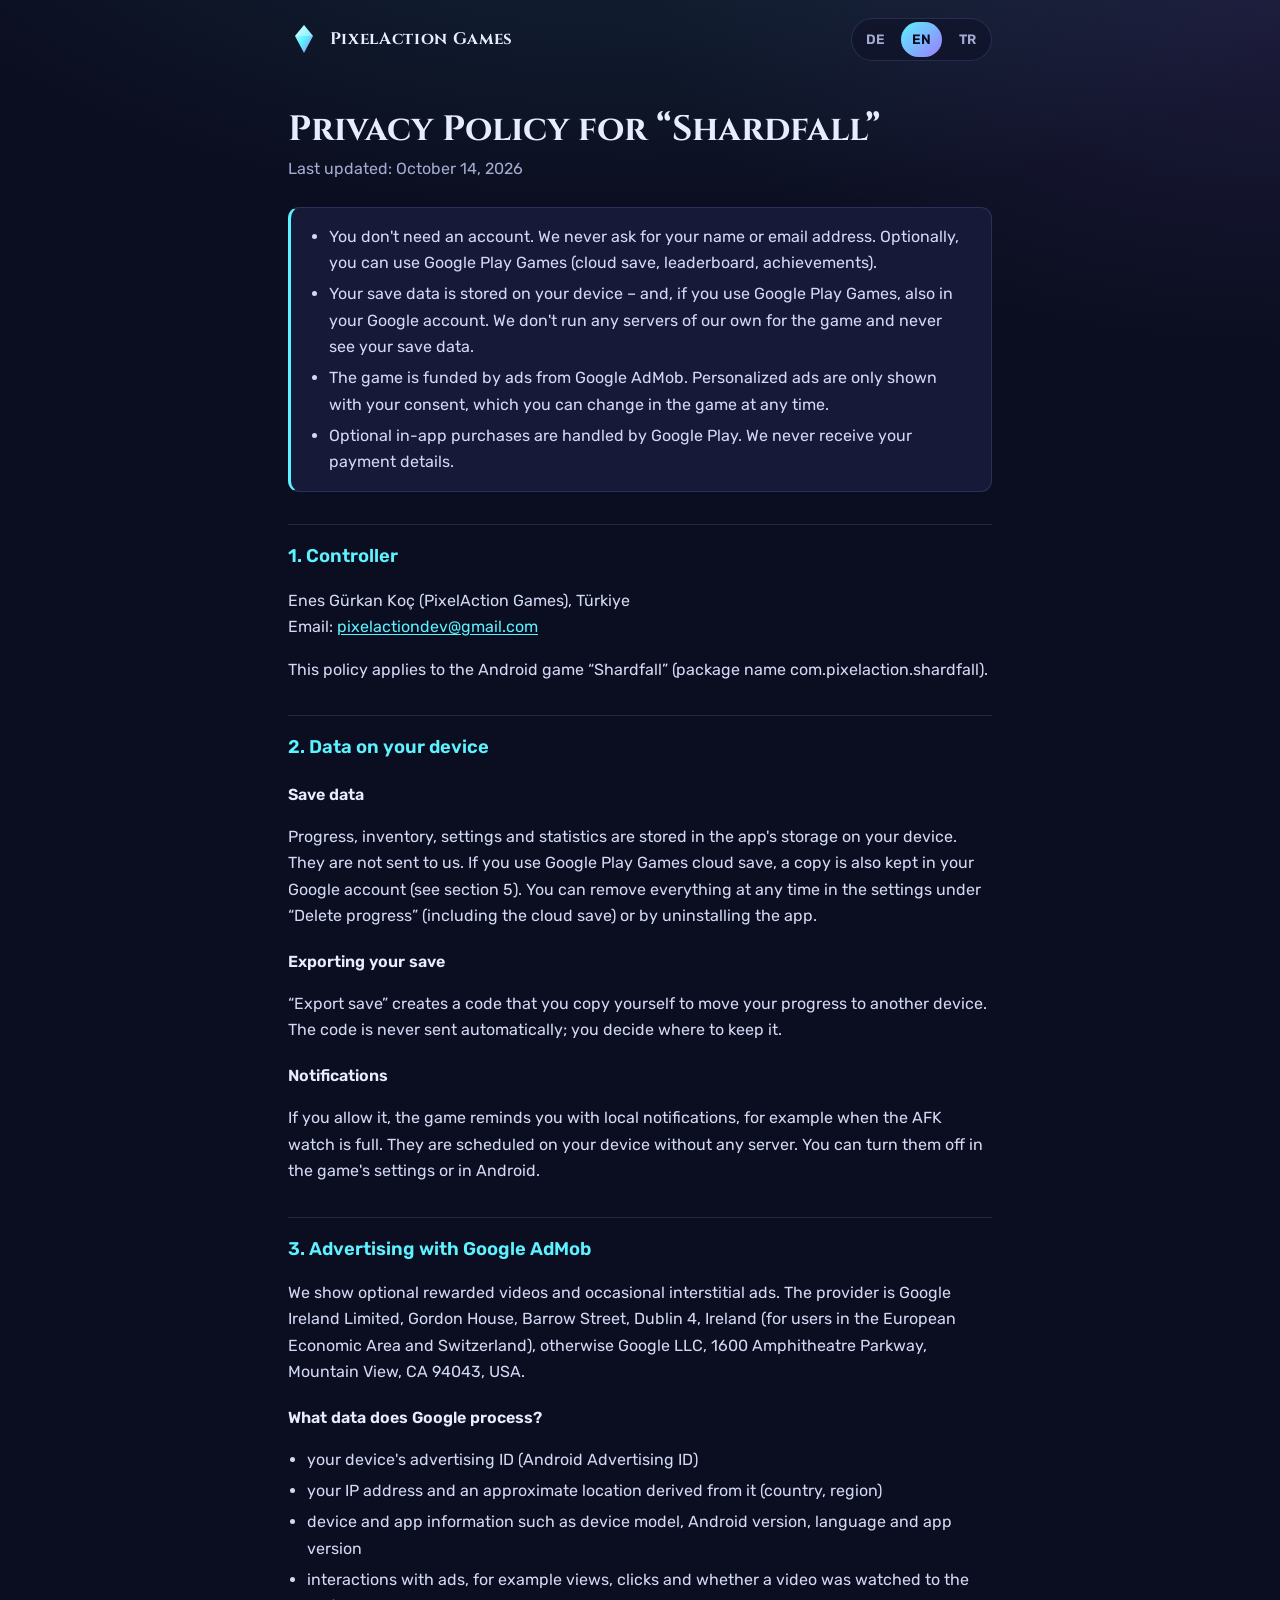
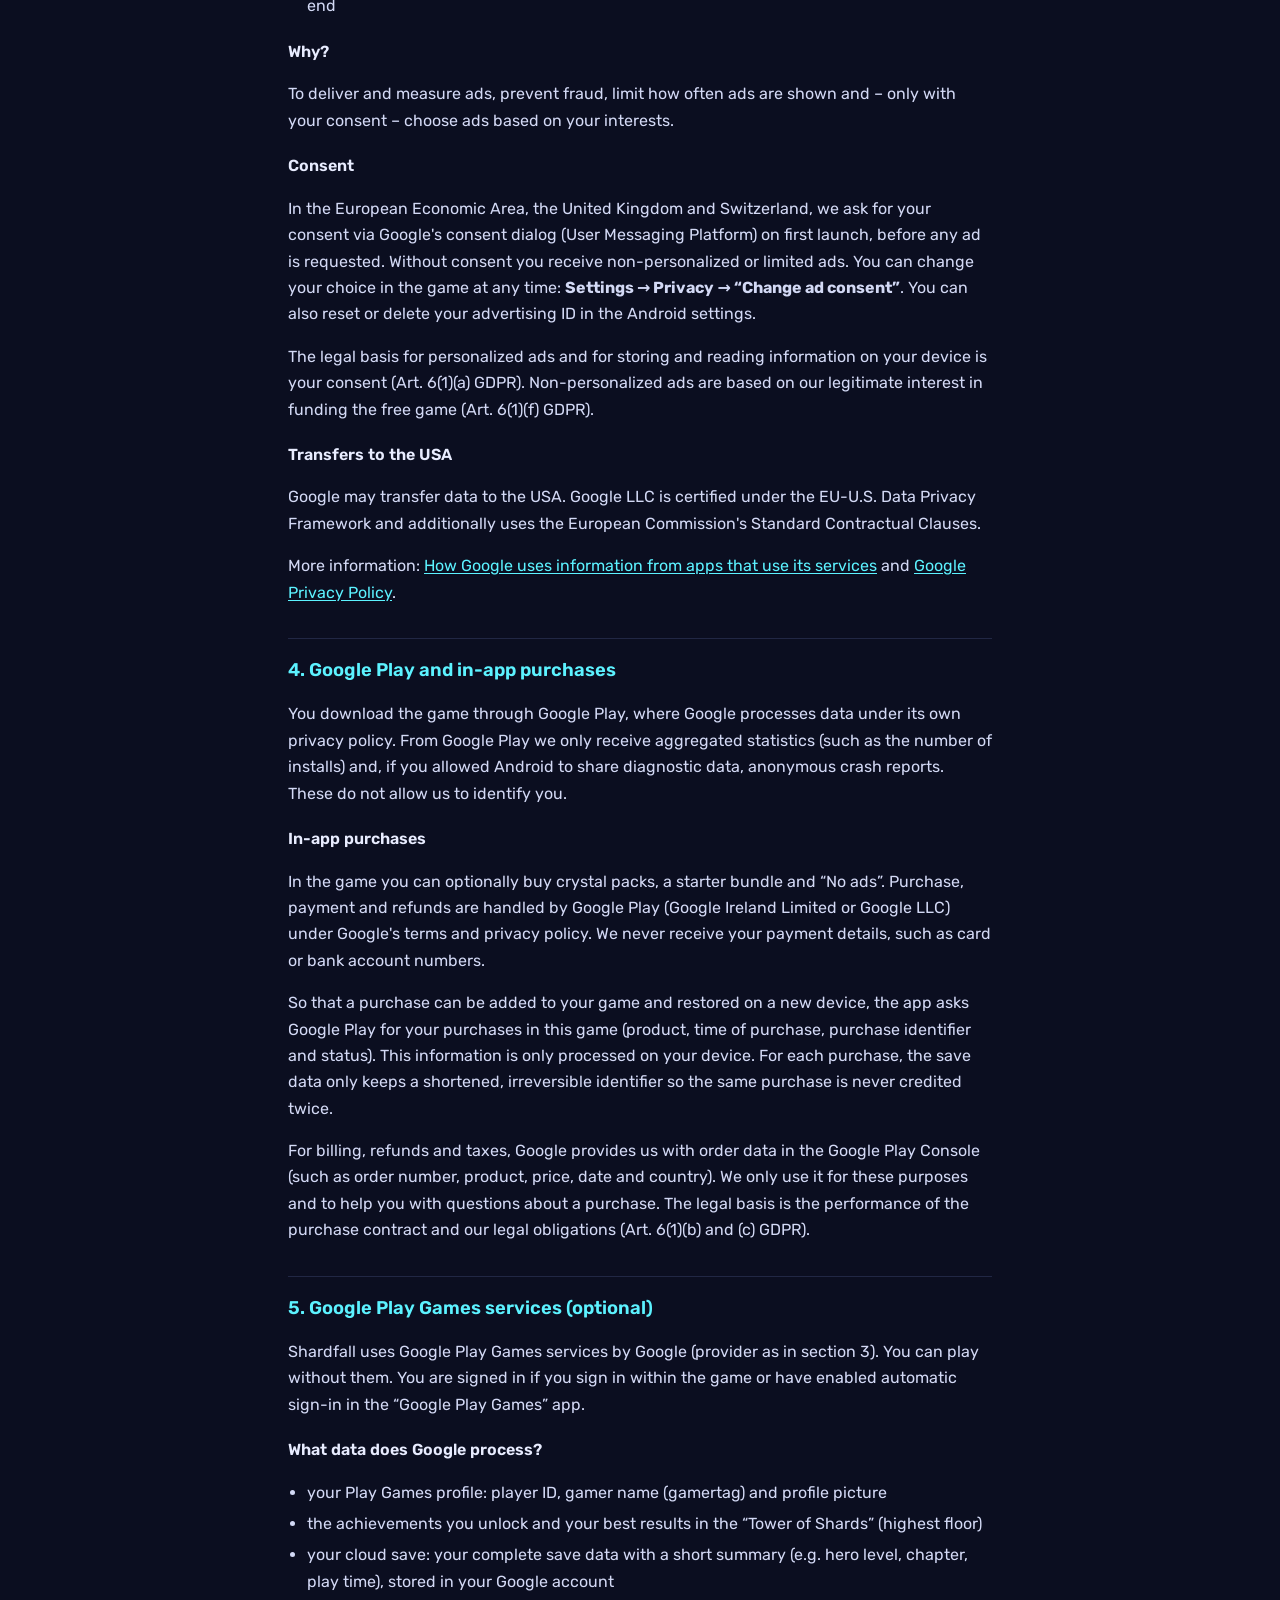
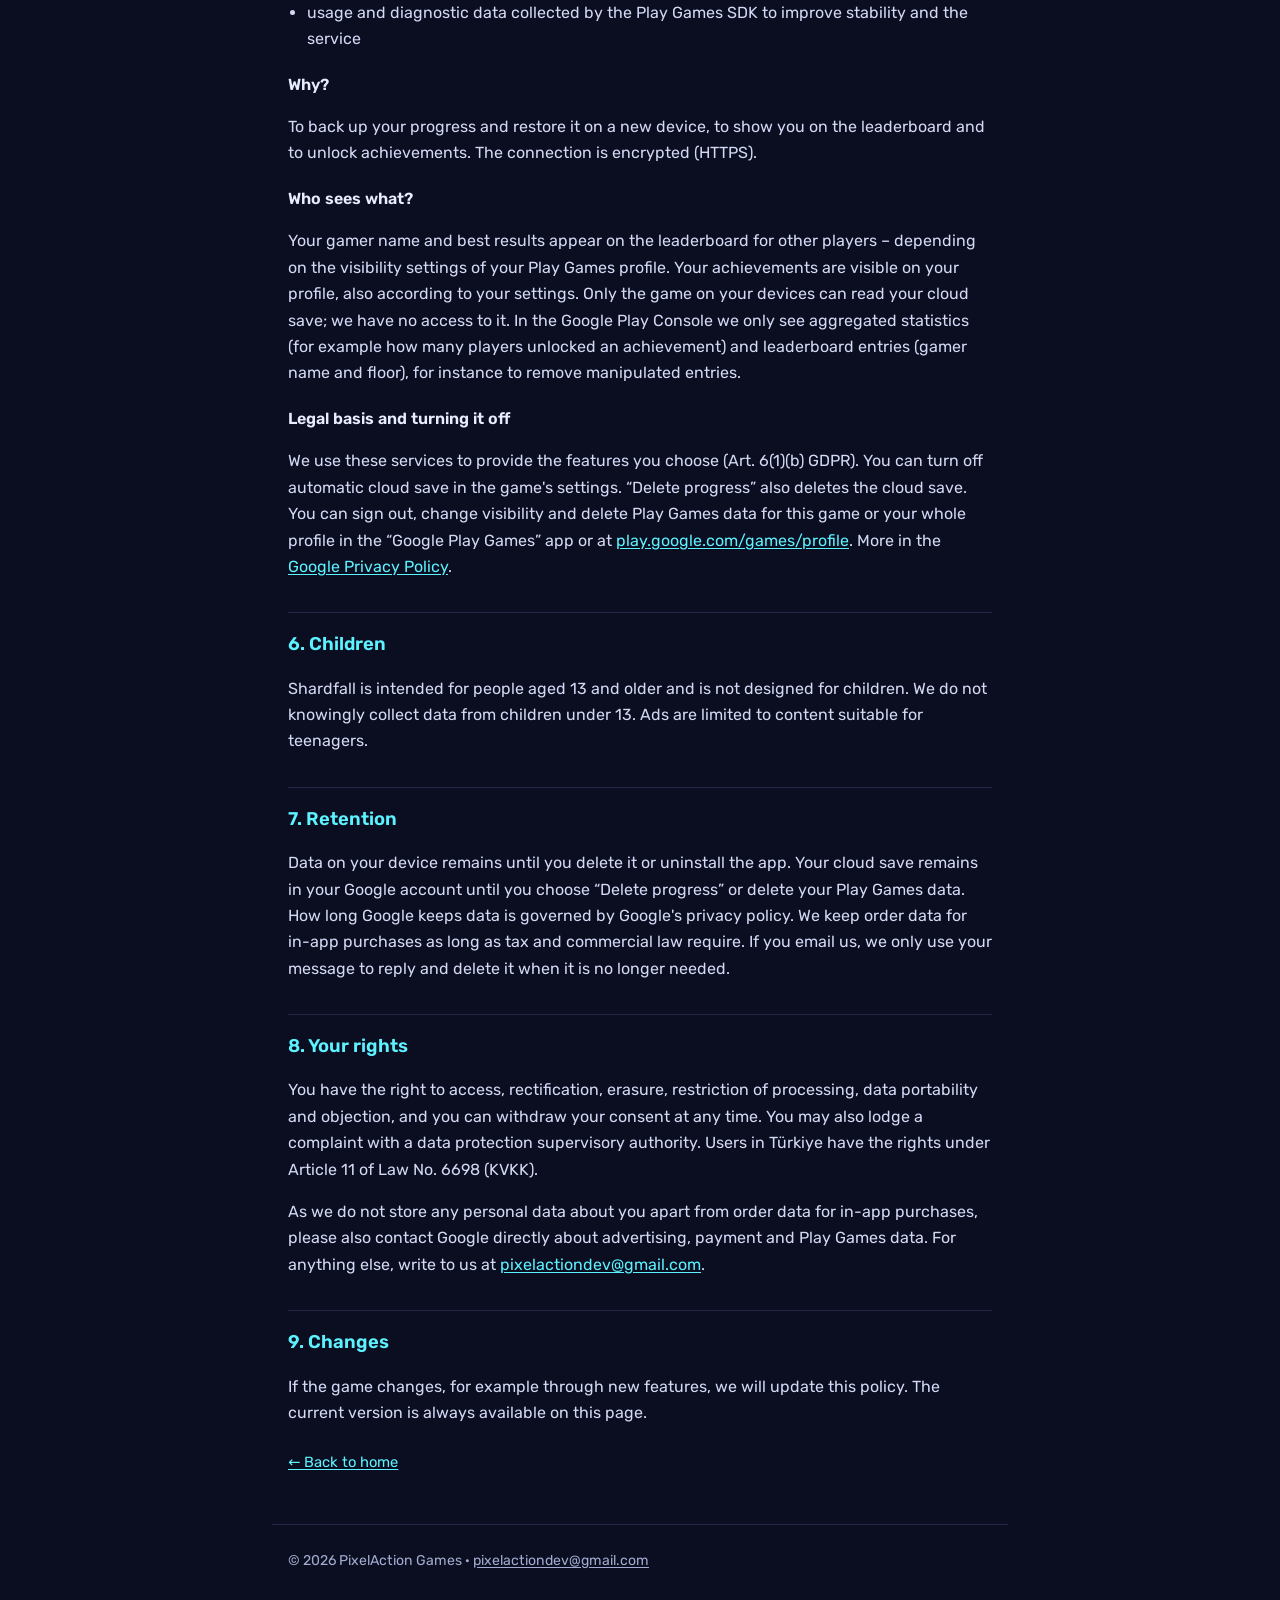
<file: shardfall-privacy.html>
<!doctype html>
<html lang="en">
<head>
  <meta charset="utf-8">
  <meta name="viewport" content="width=device-width, initial-scale=1">
  <title>Shardfall – Privacy Policy</title>
  <meta name="title-de" content="Shardfall – Datenschutzerklärung">
  <meta name="title-en" content="Shardfall – Privacy Policy">
  <meta name="title-tr" content="Shardfall – Gizlilik Politikası">
  <meta name="description" content="Privacy policy of the Android game Shardfall by PixelAction Games.">
  <meta name="theme-color" content="#0b0e20">
  <link rel="icon" href="data:image/svg+xml,%3Csvg xmlns='http://www.w3.org/2000/svg' viewBox='0 0 32 32'%3E%3Cpath d='M16 2l9 11-9 17-9-17z' fill='%235cf2ff'/%3E%3Cpath d='M16 2l9 11H7z' fill='%23c9fbff'/%3E%3C/svg%3E">
  <link rel="stylesheet" href="site.css">
  <script src="lang.js"></script>
</head>
<body>
  <header class="wrap top">
    <a class="brand" href="./" lang="en">
      <svg class="brand-mark" viewBox="0 0 32 32" aria-hidden="true"><defs><linearGradient id="g1" x1="0" y1="0" x2="1" y2="1"><stop offset="0" stop-color="#c9fbff"/><stop offset=".5" stop-color="#5cf2ff"/><stop offset="1" stop-color="#9b7bff"/></linearGradient></defs><path d="M16 2l9 11-9 17-9-17z" fill="url(#g1)"/><path d="M16 2l9 11H7z" fill="#fff" opacity=".35"/></svg>
      PixelAction Games
    </a>
    <nav class="langs" aria-label="Language">
      <button type="button" data-set="de">DE</button>
      <button type="button" data-set="en">EN</button>
      <button type="button" data-set="tr">TR</button>
    </nav>
  </header>

  <main class="wrap doc">

    <!-- ===================== DEUTSCH ===================== -->
    <article data-lang="de" lang="de">
      <h1>Datenschutzerklärung für „Shardfall“</h1>
      <p class="stand">Stand: 14. Oktober 2026</p>

      <div class="summary">
        <ul>
          <li>Du brauchst kein Konto. Wir fragen weder Name noch E-Mail-Adresse ab. Freiwillig kannst du Google Play Games nutzen (Cloud-Speicherung, Bestenliste, Erfolge).</li>
          <li>Dein Spielstand liegt auf deinem Gerät – und, wenn du Google Play Games nutzt, zusätzlich in deinem Google-Konto. Wir betreiben für das Spiel keine eigenen Server und sehen deinen Spielstand nicht.</li>
          <li>Das Spiel finanziert sich über Werbung von Google AdMob. Personalisierte Werbung gibt es nur mit deiner Einwilligung, die du jederzeit im Spiel ändern kannst.</li>
          <li>Freiwillige In-App-Käufe laufen über Google Play. Deine Zahlungsdaten erhalten wir nicht.</li>
        </ul>
      </div>

      <h2>1. Verantwortlicher</h2>
      <p>Enes Gürkan Koç (PixelAction Games), Türkei<br>E-Mail: <a href="mailto:pixelactiondev@gmail.com">pixelactiondev@gmail.com</a></p>
      <p>Diese Erklärung gilt für das Android-Spiel „Shardfall“ (Paketname com.pixelaction.shardfall).</p>

      <h2>2. Daten auf deinem Gerät</h2>
      <h3>Spielstand</h3>
      <p>Fortschritt, Inventar, Einstellungen und Statistiken werden im Speicher der App auf deinem Gerät abgelegt. Sie werden nicht an uns übertragen. Nutzt du die Cloud-Speicherung von Google Play Games, liegt eine Kopie zusätzlich in deinem Google-Konto (siehe Abschnitt 5). Du kannst alles jederzeit in den Einstellungen unter „Fortschritt löschen“ entfernen (auch den Cloud-Spielstand) oder die App deinstallieren.</p>
      <h3>Spielstand exportieren</h3>
      <p>Mit „Spielstand exportieren“ erzeugst du einen Code, den du selbst kopierst, um deinen Fortschritt auf ein anderes Gerät mitzunehmen. Der Code wird nicht automatisch versendet; du entscheidest, wo du ihn speicherst.</p>
      <h3>Benachrichtigungen</h3>
      <p>Wenn du es erlaubst, erinnert dich das Spiel mit lokalen Benachrichtigungen, zum Beispiel an die volle AFK-Wache. Diese werden auf deinem Gerät geplant, ohne Server. Du kannst sie in den Einstellungen des Spiels oder von Android abschalten.</p>

      <h2>3. Werbung mit Google AdMob</h2>
      <p>Wir zeigen freiwillige Belohnungsvideos und gelegentlich Zwischenwerbung. Anbieter ist Google Ireland Limited, Gordon House, Barrow Street, Dublin 4, Irland (für Nutzer im Europäischen Wirtschaftsraum und in der Schweiz), sonst Google LLC, 1600 Amphitheatre Parkway, Mountain View, CA 94043, USA.</p>
      <h3>Welche Daten verarbeitet Google?</h3>
      <ul>
        <li>die Werbe-ID deines Geräts (Android Advertising ID)</li>
        <li>die IP-Adresse und daraus ein ungefährer Standort (Land, Region)</li>
        <li>Geräte- und App-Informationen wie Gerätemodell, Android-Version, Sprache und App-Version</li>
        <li>Interaktionen mit Anzeigen, zum Beispiel Aufrufe, Klicks und ob ein Video bis zum Ende angesehen wurde</li>
      </ul>
      <h3>Wozu?</h3>
      <p>Um Anzeigen auszuliefern und zu messen, Betrug zu verhindern, die Häufigkeit von Anzeigen zu begrenzen und – nur mit deiner Einwilligung – Anzeigen nach deinen Interessen auszuwählen.</p>
      <h3>Einwilligung</h3>
      <p>Im Europäischen Wirtschaftsraum, im Vereinigten Königreich und in der Schweiz fragen wir beim ersten Start über den Einwilligungsdialog von Google (User Messaging Platform) nach deiner Einwilligung, bevor Werbung angefragt wird. Ohne Einwilligung erhältst du nicht personalisierte oder eingeschränkte Anzeigen. Du kannst deine Auswahl jederzeit im Spiel ändern: <strong>Einstellungen → Datenschutz → „Werbe-Einwilligung ändern“</strong>. Deine Werbe-ID kannst du zusätzlich in den Android-Einstellungen zurücksetzen oder löschen.</p>
      <p>Rechtsgrundlage für personalisierte Werbung und für das Speichern und Auslesen von Informationen auf deinem Gerät ist deine Einwilligung (Art. 6 Abs. 1 lit. a DSGVO, § 25 Abs. 1 TDDDG). Nicht personalisierte Werbung beruht auf unserem berechtigten Interesse, das kostenlose Spiel zu finanzieren (Art. 6 Abs. 1 lit. f DSGVO).</p>
      <h3>Übermittlung in die USA</h3>
      <p>Google kann Daten in die USA übermitteln. Google LLC ist nach dem EU-US Data Privacy Framework zertifiziert; zusätzlich nutzt Google Standardvertragsklauseln der EU-Kommission.</p>
      <p>Mehr dazu: <a href="https://policies.google.com/technologies/partner-sites?hl=de" rel="noopener">Wie Google Daten von Apps verwendet, die Google-Dienste nutzen</a> und <a href="https://policies.google.com/privacy?hl=de" rel="noopener">Datenschutzerklärung von Google</a>.</p>

      <h2>4. Google Play und In-App-Käufe</h2>
      <p>Du lädst das Spiel über Google Play herunter. Dabei verarbeitet Google Daten nach seiner eigenen Datenschutzerklärung. Von Google Play erhalten wir nur zusammengefasste Statistiken (zum Beispiel Zahl der Installationen) und, falls du in Android das Teilen von Diagnosedaten erlaubt hast, anonyme Absturzberichte. Daraus können wir dich nicht identifizieren.</p>
      <h3>In-App-Käufe</h3>
      <p>Im Spiel kannst du freiwillig Kristallpakete, ein Starterpaket und „Werbefrei“ kaufen. Kauf, Bezahlung und Erstattungen wickelt Google Play ab (Google Ireland Limited bzw. Google LLC) – nach den Bedingungen und der Datenschutzerklärung von Google. Deine Zahlungsdaten, zum Beispiel Kartennummer oder Kontodaten, erhalten wir nicht.</p>
      <p>Damit ein Kauf im Spiel gutgeschrieben und auf einem neuen Gerät wiederhergestellt werden kann, fragt die App bei Google Play deine Käufe für dieses Spiel ab (Produkt, Kaufzeitpunkt, Kauf-Kennung und Status). Diese Angaben werden nur auf deinem Gerät verarbeitet. Im Spielstand wird zu jedem Kauf nur eine verkürzte, nicht umkehrbare Kennung gespeichert, damit derselbe Kauf nicht doppelt gutgeschrieben wird.</p>
      <p>Für Abrechnung, Erstattungen und Steuern stellt Google uns in der Google Play Console Bestelldaten bereit (zum Beispiel Bestellnummer, Produkt, Preis, Datum und Land). Wir nutzen sie nur für diese Zwecke und um dir bei Fragen zu einem Kauf zu helfen. Rechtsgrundlage ist die Erfüllung des Kaufvertrags und unsere gesetzlichen Pflichten (Art. 6 Abs. 1 lit. b und c DSGVO).</p>

      <h2>5. Google Play Games-Dienste (freiwillig)</h2>
      <p>Shardfall nutzt die Google Play Games-Dienste von Google (Anbieter wie in Abschnitt 3). Du kannst das Spiel auch ohne sie spielen. Angemeldet bist du, wenn du dich im Spiel anmeldest oder in der App „Google Play Games“ die automatische Anmeldung aktiviert hast.</p>
      <h3>Welche Daten verarbeitet Google?</h3>
      <ul>
        <li>dein Play Games-Profil: Spieler-ID, Spielername (Gamertag) und Profilbild</li>
        <li>die Erfolge, die du im Spiel erreichst, und deine Bestwerte im „Turm der Splitter“ (höchste Etage)</li>
        <li>dein Cloud-Spielstand: der komplette Spielstand mit einer kurzen Übersicht (z. B. Heldenstufe, Kapitel, Spielzeit), gespeichert in deinem Google-Konto</li>
        <li>Nutzungs- und Diagnosedaten, die das Play Games-SDK zur Verbesserung der Stabilität und des Dienstes erhebt</li>
      </ul>
      <h3>Wozu?</h3>
      <p>Um deinen Spielstand zu sichern und auf einem neuen Gerät wiederherzustellen, um dich in der Bestenliste zu zeigen und um Erfolge freizuschalten. Die Verbindung ist verschlüsselt (HTTPS).</p>
      <h3>Wer sieht was?</h3>
      <p>Spielername und Bestwerte erscheinen in der Bestenliste für andere Spieler – je nach den Sichtbarkeits-Einstellungen deines Play Games-Profils. Deine Erfolge sind in deinem Profil sichtbar, ebenfalls nach deinen Einstellungen. Deinen Cloud-Spielstand kann nur das Spiel auf deinen Geräten lesen; wir haben keinen Zugriff darauf. In der Google Play Console sehen wir nur zusammengefasste Statistiken (zum Beispiel wie viele Spieler einen Erfolg erreicht haben) und die Einträge der Bestenliste (Spielername und Etage), etwa um manipulierte Einträge zu entfernen.</p>
      <h3>Rechtsgrundlage und Abschalten</h3>
      <p>Wir nutzen die Dienste, um dir die gewählten Funktionen bereitzustellen (Art. 6 Abs. 1 lit. b DSGVO). Die automatische Cloud-Speicherung kannst du in den Einstellungen des Spiels abschalten. „Fortschritt löschen“ löscht auch den Cloud-Spielstand. Abmelden, die Sichtbarkeit ändern sowie Play Games-Daten zu diesem Spiel oder dein ganzes Profil löschen kannst du in der App „Google Play Games“ bzw. unter <a href="https://play.google.com/games/profile" rel="noopener">play.google.com/games/profile</a>. Mehr dazu in der <a href="https://policies.google.com/privacy?hl=de" rel="noopener">Datenschutzerklärung von Google</a>.</p>

      <h2>6. Kinder</h2>
      <p>Shardfall richtet sich an Personen ab 13 Jahren und ist nicht für Kinder gestaltet. Wir erheben wissentlich keine Daten von Kindern unter 13 Jahren. Werbung ist auf Inhalte beschränkt, die für Jugendliche geeignet sind.</p>

      <h2>7. Speicherdauer</h2>
      <p>Daten auf deinem Gerät bleiben, bis du sie löschst oder die App deinstallierst. Dein Cloud-Spielstand bleibt in deinem Google-Konto, bis du „Fortschritt löschen“ wählst oder die Play Games-Daten löschst. Wie lange Google Daten speichert, regelt die Datenschutzerklärung von Google. Bestelldaten zu In-App-Käufen bewahren wir so lange auf, wie es steuer- und handelsrechtliche Pflichten verlangen. Wenn du uns per E-Mail schreibst, nutzen wir deine Nachricht nur, um dir zu antworten, und löschen sie, wenn sie nicht mehr gebraucht wird.</p>

      <h2>8. Deine Rechte</h2>
      <p>Du hast das Recht auf Auskunft, Berichtigung, Löschung, Einschränkung der Verarbeitung, Datenübertragbarkeit und Widerspruch sowie das Recht, eine Einwilligung jederzeit zu widerrufen. Außerdem kannst du dich bei einer Datenschutz-Aufsichtsbehörde beschweren. Für Nutzer in der Türkei gelten die Rechte nach Art. 11 des Gesetzes Nr. 6698 (KVKK).</p>
      <p>Da wir außer den Bestelldaten zu In-App-Käufen keine personenbezogenen Daten über dich speichern, wende dich bei Fragen zu Werbe-, Zahlungs- und Play Games-Daten bitte auch direkt an Google. Für alle anderen Fragen schreib uns an <a href="mailto:pixelactiondev@gmail.com">pixelactiondev@gmail.com</a>.</p>

      <h2>9. Änderungen</h2>
      <p>Wenn sich das Spiel ändert, zum Beispiel durch neue Funktionen, passen wir diese Erklärung an. Die aktuelle Fassung findest du immer auf dieser Seite.</p>
    </article>

    <!-- ===================== ENGLISH ===================== -->
    <article data-lang="en" lang="en">
      <h1>Privacy Policy for “Shardfall”</h1>
      <p class="stand">Last updated: October 14, 2026</p>

      <div class="summary">
        <ul>
          <li>You don't need an account. We never ask for your name or email address. Optionally, you can use Google Play Games (cloud save, leaderboard, achievements).</li>
          <li>Your save data is stored on your device – and, if you use Google Play Games, also in your Google account. We don't run any servers of our own for the game and never see your save data.</li>
          <li>The game is funded by ads from Google AdMob. Personalized ads are only shown with your consent, which you can change in the game at any time.</li>
          <li>Optional in-app purchases are handled by Google Play. We never receive your payment details.</li>
        </ul>
      </div>

      <h2>1. Controller</h2>
      <p>Enes Gürkan Koç (PixelAction Games), Türkiye<br>Email: <a href="mailto:pixelactiondev@gmail.com">pixelactiondev@gmail.com</a></p>
      <p>This policy applies to the Android game “Shardfall” (package name com.pixelaction.shardfall).</p>

      <h2>2. Data on your device</h2>
      <h3>Save data</h3>
      <p>Progress, inventory, settings and statistics are stored in the app's storage on your device. They are not sent to us. If you use Google Play Games cloud save, a copy is also kept in your Google account (see section 5). You can remove everything at any time in the settings under “Delete progress” (including the cloud save) or by uninstalling the app.</p>
      <h3>Exporting your save</h3>
      <p>“Export save” creates a code that you copy yourself to move your progress to another device. The code is never sent automatically; you decide where to keep it.</p>
      <h3>Notifications</h3>
      <p>If you allow it, the game reminds you with local notifications, for example when the AFK watch is full. They are scheduled on your device without any server. You can turn them off in the game's settings or in Android.</p>

      <h2>3. Advertising with Google AdMob</h2>
      <p>We show optional rewarded videos and occasional interstitial ads. The provider is Google Ireland Limited, Gordon House, Barrow Street, Dublin 4, Ireland (for users in the European Economic Area and Switzerland), otherwise Google LLC, 1600 Amphitheatre Parkway, Mountain View, CA 94043, USA.</p>
      <h3>What data does Google process?</h3>
      <ul>
        <li>your device's advertising ID (Android Advertising ID)</li>
        <li>your IP address and an approximate location derived from it (country, region)</li>
        <li>device and app information such as device model, Android version, language and app version</li>
        <li>interactions with ads, for example views, clicks and whether a video was watched to the end</li>
      </ul>
      <h3>Why?</h3>
      <p>To deliver and measure ads, prevent fraud, limit how often ads are shown and – only with your consent – choose ads based on your interests.</p>
      <h3>Consent</h3>
      <p>In the European Economic Area, the United Kingdom and Switzerland, we ask for your consent via Google's consent dialog (User Messaging Platform) on first launch, before any ad is requested. Without consent you receive non-personalized or limited ads. You can change your choice in the game at any time: <strong>Settings → Privacy → “Change ad consent”</strong>. You can also reset or delete your advertising ID in the Android settings.</p>
      <p>The legal basis for personalized ads and for storing and reading information on your device is your consent (Art. 6(1)(a) GDPR). Non-personalized ads are based on our legitimate interest in funding the free game (Art. 6(1)(f) GDPR).</p>
      <h3>Transfers to the USA</h3>
      <p>Google may transfer data to the USA. Google LLC is certified under the EU-U.S. Data Privacy Framework and additionally uses the European Commission's Standard Contractual Clauses.</p>
      <p>More information: <a href="https://policies.google.com/technologies/partner-sites?hl=en" rel="noopener">How Google uses information from apps that use its services</a> and <a href="https://policies.google.com/privacy?hl=en" rel="noopener">Google Privacy Policy</a>.</p>

      <h2>4. Google Play and in-app purchases</h2>
      <p>You download the game through Google Play, where Google processes data under its own privacy policy. From Google Play we only receive aggregated statistics (such as the number of installs) and, if you allowed Android to share diagnostic data, anonymous crash reports. These do not allow us to identify you.</p>
      <h3>In-app purchases</h3>
      <p>In the game you can optionally buy crystal packs, a starter bundle and “No ads”. Purchase, payment and refunds are handled by Google Play (Google Ireland Limited or Google LLC) under Google's terms and privacy policy. We never receive your payment details, such as card or bank account numbers.</p>
      <p>So that a purchase can be added to your game and restored on a new device, the app asks Google Play for your purchases in this game (product, time of purchase, purchase identifier and status). This information is only processed on your device. For each purchase, the save data only keeps a shortened, irreversible identifier so the same purchase is never credited twice.</p>
      <p>For billing, refunds and taxes, Google provides us with order data in the Google Play Console (such as order number, product, price, date and country). We only use it for these purposes and to help you with questions about a purchase. The legal basis is the performance of the purchase contract and our legal obligations (Art. 6(1)(b) and (c) GDPR).</p>

      <h2>5. Google Play Games services (optional)</h2>
      <p>Shardfall uses Google Play Games services by Google (provider as in section 3). You can play without them. You are signed in if you sign in within the game or have enabled automatic sign-in in the “Google Play Games” app.</p>
      <h3>What data does Google process?</h3>
      <ul>
        <li>your Play Games profile: player ID, gamer name (gamertag) and profile picture</li>
        <li>the achievements you unlock and your best results in the “Tower of Shards” (highest floor)</li>
        <li>your cloud save: your complete save data with a short summary (e.g. hero level, chapter, play time), stored in your Google account</li>
        <li>usage and diagnostic data collected by the Play Games SDK to improve stability and the service</li>
      </ul>
      <h3>Why?</h3>
      <p>To back up your progress and restore it on a new device, to show you on the leaderboard and to unlock achievements. The connection is encrypted (HTTPS).</p>
      <h3>Who sees what?</h3>
      <p>Your gamer name and best results appear on the leaderboard for other players – depending on the visibility settings of your Play Games profile. Your achievements are visible on your profile, also according to your settings. Only the game on your devices can read your cloud save; we have no access to it. In the Google Play Console we only see aggregated statistics (for example how many players unlocked an achievement) and leaderboard entries (gamer name and floor), for instance to remove manipulated entries.</p>
      <h3>Legal basis and turning it off</h3>
      <p>We use these services to provide the features you choose (Art. 6(1)(b) GDPR). You can turn off automatic cloud save in the game's settings. “Delete progress” also deletes the cloud save. You can sign out, change visibility and delete Play Games data for this game or your whole profile in the “Google Play Games” app or at <a href="https://play.google.com/games/profile" rel="noopener">play.google.com/games/profile</a>. More in the <a href="https://policies.google.com/privacy?hl=en" rel="noopener">Google Privacy Policy</a>.</p>

      <h2>6. Children</h2>
      <p>Shardfall is intended for people aged 13 and older and is not designed for children. We do not knowingly collect data from children under 13. Ads are limited to content suitable for teenagers.</p>

      <h2>7. Retention</h2>
      <p>Data on your device remains until you delete it or uninstall the app. Your cloud save remains in your Google account until you choose “Delete progress” or delete your Play Games data. How long Google keeps data is governed by Google's privacy policy. We keep order data for in-app purchases as long as tax and commercial law require. If you email us, we only use your message to reply and delete it when it is no longer needed.</p>

      <h2>8. Your rights</h2>
      <p>You have the right to access, rectification, erasure, restriction of processing, data portability and objection, and you can withdraw your consent at any time. You may also lodge a complaint with a data protection supervisory authority. Users in Türkiye have the rights under Article 11 of Law No. 6698 (KVKK).</p>
      <p>As we do not store any personal data about you apart from order data for in-app purchases, please also contact Google directly about advertising, payment and Play Games data. For anything else, write to us at <a href="mailto:pixelactiondev@gmail.com">pixelactiondev@gmail.com</a>.</p>

      <h2>9. Changes</h2>
      <p>If the game changes, for example through new features, we will update this policy. The current version is always available on this page.</p>
    </article>

    <!-- ===================== TÜRKÇE ===================== -->
    <article data-lang="tr" lang="tr">
      <h1>“Shardfall” Gizlilik Politikası</h1>
      <p class="stand">Son güncelleme: 14 Ekim 2026</p>

      <div class="summary">
        <ul>
          <li>Hesap açman gerekmez. Adını veya e-posta adresini asla sormayız. İstersen Google Play Games'i kullanabilirsin (bulut kaydı, sıralama, başarımlar).</li>
          <li>Kayıt verilerin cihazında – Google Play Games'i kullanıyorsan ayrıca Google hesabında – saklanır. Oyun için kendi sunucumuz yoktur ve kayıt verilerini görmeyiz.</li>
          <li>Oyun, Google AdMob reklamlarıyla finanse edilir. Kişiselleştirilmiş reklamlar yalnızca iznin varsa gösterilir; iznini oyunda istediğin zaman değiştirebilirsin.</li>
          <li>İsteğe bağlı uygulama içi satın almalar Google Play üzerinden yapılır. Ödeme bilgilerin bize ulaşmaz.</li>
        </ul>
      </div>

      <h2>1. Veri sorumlusu</h2>
      <p>Enes Gürkan Koç (PixelAction Games), Türkiye<br>E-posta: <a href="mailto:pixelactiondev@gmail.com">pixelactiondev@gmail.com</a></p>
      <p>Bu politika Android oyunu “Shardfall” (paket adı com.pixelaction.shardfall) için geçerlidir.</p>

      <h2>2. Cihazındaki veriler</h2>
      <h3>Kayıt verileri</h3>
      <p>İlerleme, envanter, ayarlar ve istatistikler cihazındaki uygulama belleğinde saklanır. Bize gönderilmez. Google Play Games bulut kaydını kullanırsan bir kopyası ayrıca Google hesabında tutulur (bkz. bölüm 5). Hepsini istediğin zaman ayarlardaki “İlerlemeyi sil” ile (bulut kaydı dahil) ya da uygulamayı kaldırarak silebilirsin.</p>
      <h3>Kaydı dışa aktarma</h3>
      <p>“Kaydı dışa aktar” ile ilerlemeni başka bir cihaza taşımak için kendin kopyaladığın bir kod oluşturursun. Kod otomatik olarak gönderilmez; nerede saklayacağına sen karar verirsin.</p>
      <h3>Bildirimler</h3>
      <p>İzin verirsen oyun sana yerel bildirimlerle hatırlatma yapar, örneğin AFK nöbeti dolduğunda. Bu bildirimler sunucu olmadan cihazında planlanır. Oyunun ayarlarından veya Android'den kapatabilirsin.</p>

      <h2>3. Google AdMob ile reklam</h2>
      <p>İsteğe bağlı ödüllü videolar ve ara sıra geçiş reklamları gösteriyoruz. Sağlayıcı, Avrupa Ekonomik Alanı ve İsviçre'deki kullanıcılar için Google Ireland Limited, Gordon House, Barrow Street, Dublin 4, İrlanda; diğer kullanıcılar için Google LLC, 1600 Amphitheatre Parkway, Mountain View, CA 94043, ABD'dir.</p>
      <h3>Google hangi verileri işler?</h3>
      <ul>
        <li>cihazının reklam kimliği (Android Advertising ID)</li>
        <li>IP adresin ve bundan çıkarılan yaklaşık konum (ülke, bölge)</li>
        <li>cihaz modeli, Android sürümü, dil ve uygulama sürümü gibi cihaz ve uygulama bilgileri</li>
        <li>reklamlarla etkileşimler, örneğin görüntülemeler, tıklamalar ve bir videonun sonuna kadar izlenip izlenmediği</li>
      </ul>
      <h3>Neden?</h3>
      <p>Reklamları göstermek ve ölçmek, dolandırıcılığı önlemek, reklam sıklığını sınırlamak ve – yalnızca iznin varsa – ilgi alanlarına göre reklam seçmek için.</p>
      <h3>İzin</h3>
      <p>Avrupa Ekonomik Alanı, Birleşik Krallık ve İsviçre'de, herhangi bir reklam istenmeden önce ilk açılışta Google'ın izin penceresi (User Messaging Platform) ile iznini isteriz. İzin vermezsen kişiselleştirilmemiş veya sınırlı reklamlar görürsün. Seçimini oyunda istediğin zaman değiştirebilirsin: <strong>Ayarlar → Gizlilik → “Reklam iznini değiştir”</strong>. Reklam kimliğini ayrıca Android ayarlarından sıfırlayabilir veya silebilirsin.</p>
      <p>Kişiselleştirilmiş reklamların ve cihazında bilgi saklama ile okumanın hukuki dayanağı açık rızandır (GDPR md. 6/1-a). Kişiselleştirilmemiş reklamlar, ücretsiz oyunu finanse etme konusundaki meşru menfaatimize dayanır (GDPR md. 6/1-f).</p>
      <h3>ABD'ye aktarım</h3>
      <p>Google verileri ABD'ye aktarabilir. Google LLC, AB-ABD Veri Gizliliği Çerçevesi kapsamında sertifikalıdır ve ayrıca Avrupa Komisyonu'nun standart sözleşme maddelerini kullanır.</p>
      <p>Daha fazla bilgi: <a href="https://policies.google.com/technologies/partner-sites?hl=tr" rel="noopener">Google, hizmetlerini kullanan uygulamalardaki bilgileri nasıl kullanır</a> ve <a href="https://policies.google.com/privacy?hl=tr" rel="noopener">Google Gizlilik Politikası</a>.</p>

      <h2>4. Google Play ve uygulama içi satın almalar</h2>
      <p>Oyunu Google Play üzerinden indirirsin; Google burada verileri kendi gizlilik politikasına göre işler. Google Play'den yalnızca toplu istatistikler (örneğin yükleme sayısı) ve Android'de tanılama verilerinin paylaşılmasına izin verdiysen anonim çökme raporları alırız. Bunlarla seni tanımlayamayız.</p>
      <h3>Uygulama içi satın almalar</h3>
      <p>Oyunda isteğe bağlı olarak kristal paketleri, bir başlangıç paketi ve “Reklamsız” satın alabilirsin. Satın alma, ödeme ve iadeler Google Play (Google Ireland Limited veya Google LLC) tarafından, Google'ın koşulları ve gizlilik politikasına göre yürütülür. Kart veya banka hesap numarası gibi ödeme bilgilerin bize ulaşmaz.</p>
      <p>Bir satın almanın oyununa eklenebilmesi ve yeni bir cihazda geri yüklenebilmesi için uygulama, bu oyundaki satın almalarını Google Play'den sorgular (ürün, satın alma zamanı, satın alma kimliği ve durumu). Bu bilgiler yalnızca cihazında işlenir. Kayıt verilerinde her satın alma için yalnızca kısaltılmış, geri döndürülemez bir kimlik saklanır; böylece aynı satın alma iki kez eklenmez.</p>
      <p>Faturalandırma, iadeler ve vergiler için Google, Google Play Console'da bize sipariş verileri sağlar (örneğin sipariş numarası, ürün, fiyat, tarih ve ülke). Bunları yalnızca bu amaçlarla ve bir satın almayla ilgili sorularında sana yardımcı olmak için kullanırız. Hukuki dayanak, satın alma sözleşmesinin ifası ve yasal yükümlülüklerimizdir (GDPR md. 6/1-b ve c; KVKK md. 5/2-c ve ç).</p>

      <h2>5. Google Play Games hizmetleri (isteğe bağlı)</h2>
      <p>Shardfall, Google'ın Google Play Games hizmetlerini kullanır (sağlayıcı bölüm 3'teki gibidir). Oyunu bu hizmetler olmadan da oynayabilirsin. Oyunda giriş yaptığında veya “Google Play Games” uygulamasında otomatik girişi açtıysan giriş yapmış olursun.</p>
      <h3>Google hangi verileri işler?</h3>
      <ul>
        <li>Play Games profilin: oyuncu kimliği, oyuncu adı (gamertag) ve profil resmi</li>
        <li>oyunda kazandığın başarımlar ve “Kristal Kulesi”ndeki en iyi sonuçların (en yüksek kat)</li>
        <li>bulut kaydın: Google hesabında saklanan, kısa bir özetle (ör. kahraman seviyesi, bölüm, oynama süresi) birlikte kayıt verilerinin tamamı</li>
        <li>Play Games SDK'sının kararlılığı ve hizmeti iyileştirmek için topladığı kullanım ve tanılama verileri</li>
      </ul>
      <h3>Neden?</h3>
      <p>İlerlemeni yedeklemek ve yeni bir cihazda geri yüklemek, seni sıralamada göstermek ve başarımları açmak için. Bağlantı şifrelidir (HTTPS).</p>
      <h3>Kim neyi görür?</h3>
      <p>Oyuncu adın ve en iyi sonuçların, Play Games profilinin görünürlük ayarlarına göre diğer oyuncular için sıralamada görünür. Başarımların da ayarlarına göre profilinde görünür. Bulut kaydını yalnızca cihazlarındaki oyun okuyabilir; bizim erişimimiz yoktur. Google Play Console'da yalnızca toplu istatistikleri (örneğin bir başarımı kaç oyuncunun kazandığı) ve sıralama kayıtlarını (oyuncu adı ve kat) görürüz; örneğin hileli kayıtları kaldırmak için.</p>
      <h3>Hukuki dayanak ve kapatma</h3>
      <p>Bu hizmetleri seçtiğin özellikleri sunmak için kullanırız (GDPR md. 6/1-b; KVKK md. 5/2-c). Otomatik bulut kaydını oyunun ayarlarından kapatabilirsin. “İlerlemeyi sil” bulut kaydını da siler. Çıkış yapmak, görünürlüğü değiştirmek ve bu oyuna ait Play Games verilerini ya da tüm profilini silmek için “Google Play Games” uygulamasını veya <a href="https://play.google.com/games/profile" rel="noopener">play.google.com/games/profile</a> adresini kullanabilirsin. Ayrıntılar <a href="https://policies.google.com/privacy?hl=tr" rel="noopener">Google Gizlilik Politikası</a>'nda.</p>

      <h2>6. Çocuklar</h2>
      <p>Shardfall 13 yaş ve üzeri kişiler için tasarlanmıştır, çocuklara yönelik değildir. 13 yaşından küçük çocuklardan bilerek veri toplamayız. Reklamlar gençlere uygun içeriklerle sınırlıdır.</p>

      <h2>7. Saklama süresi</h2>
      <p>Cihazındaki veriler sen silene veya uygulamayı kaldırana kadar kalır. Bulut kaydın, “İlerlemeyi sil”i seçene veya Play Games verilerini silene kadar Google hesabında kalır. Google'ın verileri ne kadar sakladığı Google'ın gizlilik politikasında düzenlenir. Uygulama içi satın almalara ait sipariş verilerini vergi ve ticaret mevzuatının gerektirdiği süre boyunca saklarız. Bize e-posta yazarsan mesajını yalnızca sana cevap vermek için kullanır, artık gerekmediğinde sileriz.</p>

      <h2>8. Hakların</h2>
      <p>Bilgi alma, düzeltme, silme, işlemeyi kısıtlama, veri taşınabilirliği ve itiraz haklarına sahipsin; verdiğin izni istediğin zaman geri alabilirsin. Ayrıca bir veri koruma denetim makamına şikâyette bulunabilirsin. Türkiye'deki kullanıcılar 6698 sayılı Kişisel Verilerin Korunması Kanunu'nun (KVKK) 11. maddesindeki haklara sahiptir.</p>
      <p>Uygulama içi satın almalara ait sipariş verileri dışında senin hakkında kişisel veri saklamadığımız için reklam, ödeme ve Play Games verileriyle ilgili sorularda lütfen doğrudan Google'a da başvur. Diğer tüm sorular için bize <a href="mailto:pixelactiondev@gmail.com">pixelactiondev@gmail.com</a> adresinden yazabilirsin.</p>

      <h2>9. Değişiklikler</h2>
      <p>Oyun değişirse, örneğin yeni özellikler eklenirse, bu politikayı güncelleriz. Güncel sürüm her zaman bu sayfadadır.</p>
    </article>

    <a class="back" href="./"><span data-lang="de">← Zur Startseite</span><span data-lang="en">← Back to home</span><span data-lang="tr">← Ana sayfaya dön</span></a>
  </main>

  <footer class="wrap foot">
    © 2026 PixelAction Games · <a href="mailto:pixelactiondev@gmail.com">pixelactiondev@gmail.com</a>
  </footer>
</body>
</html>
</file>
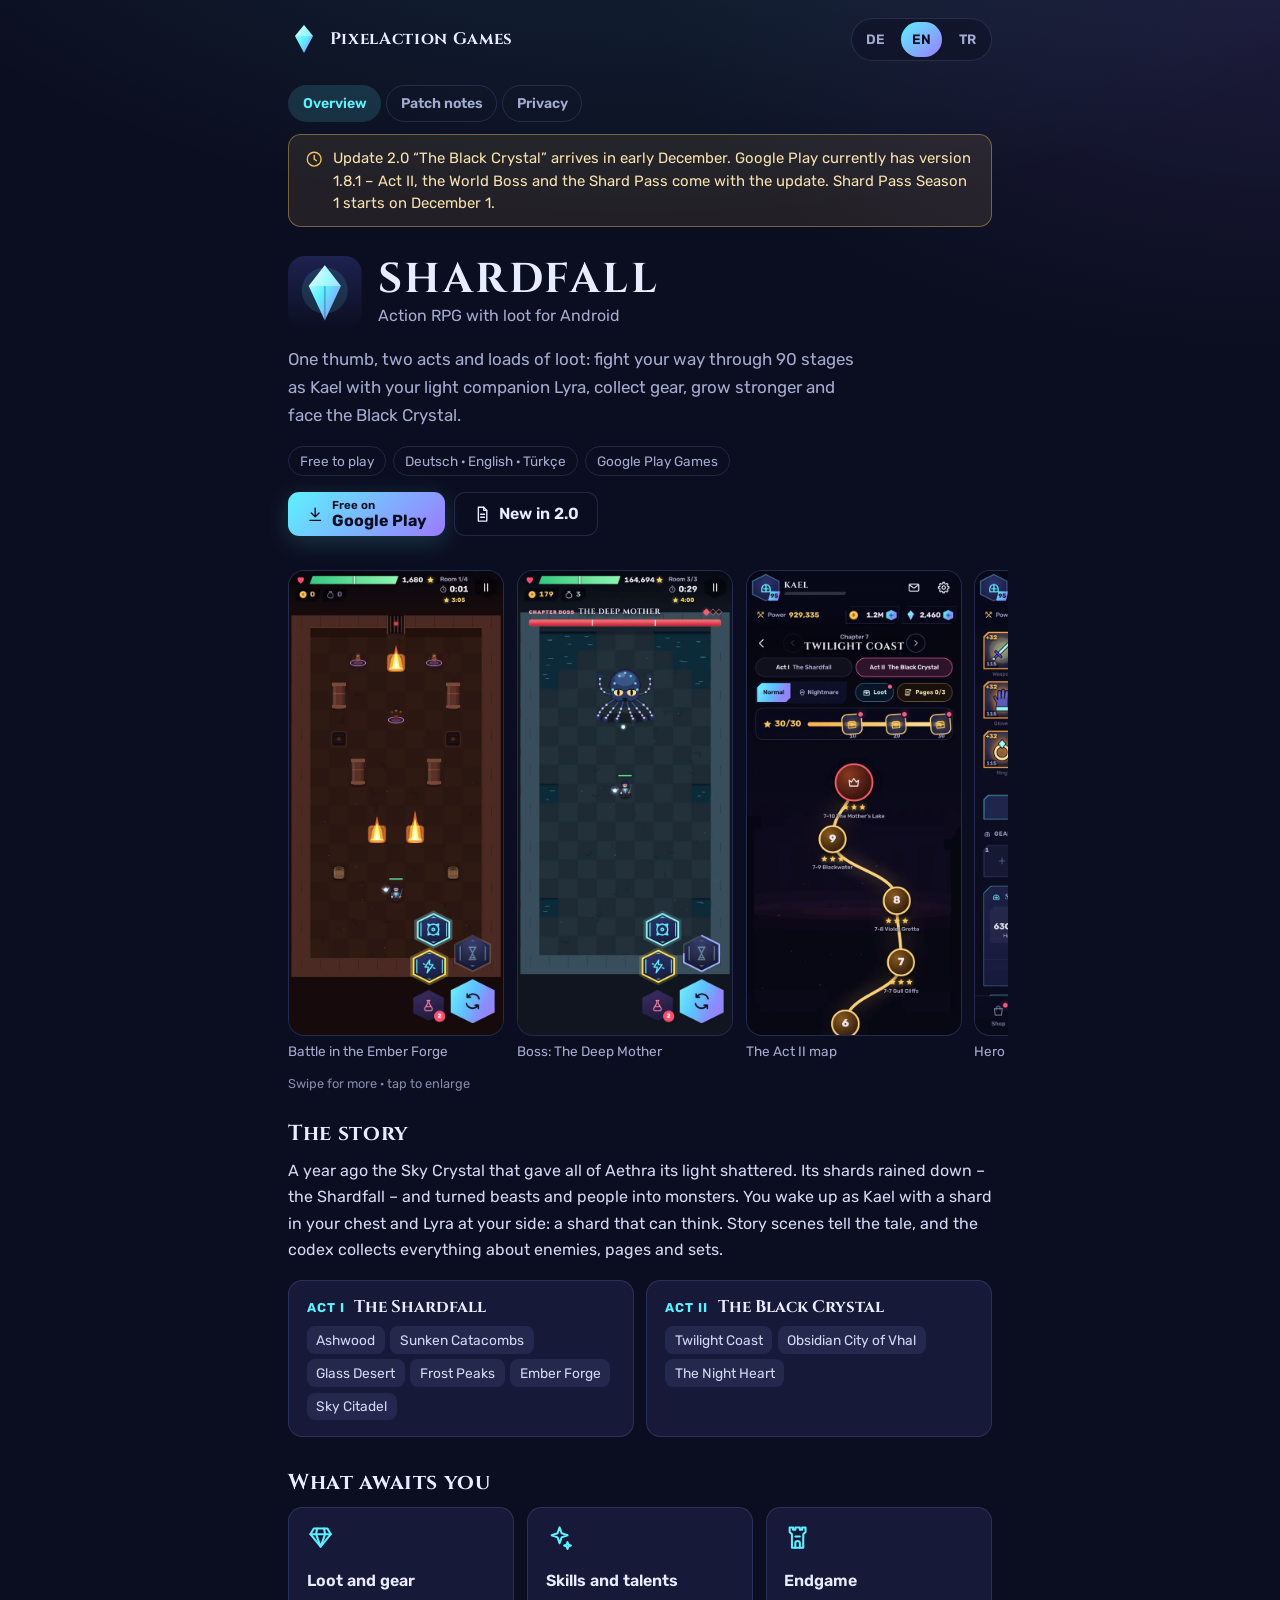
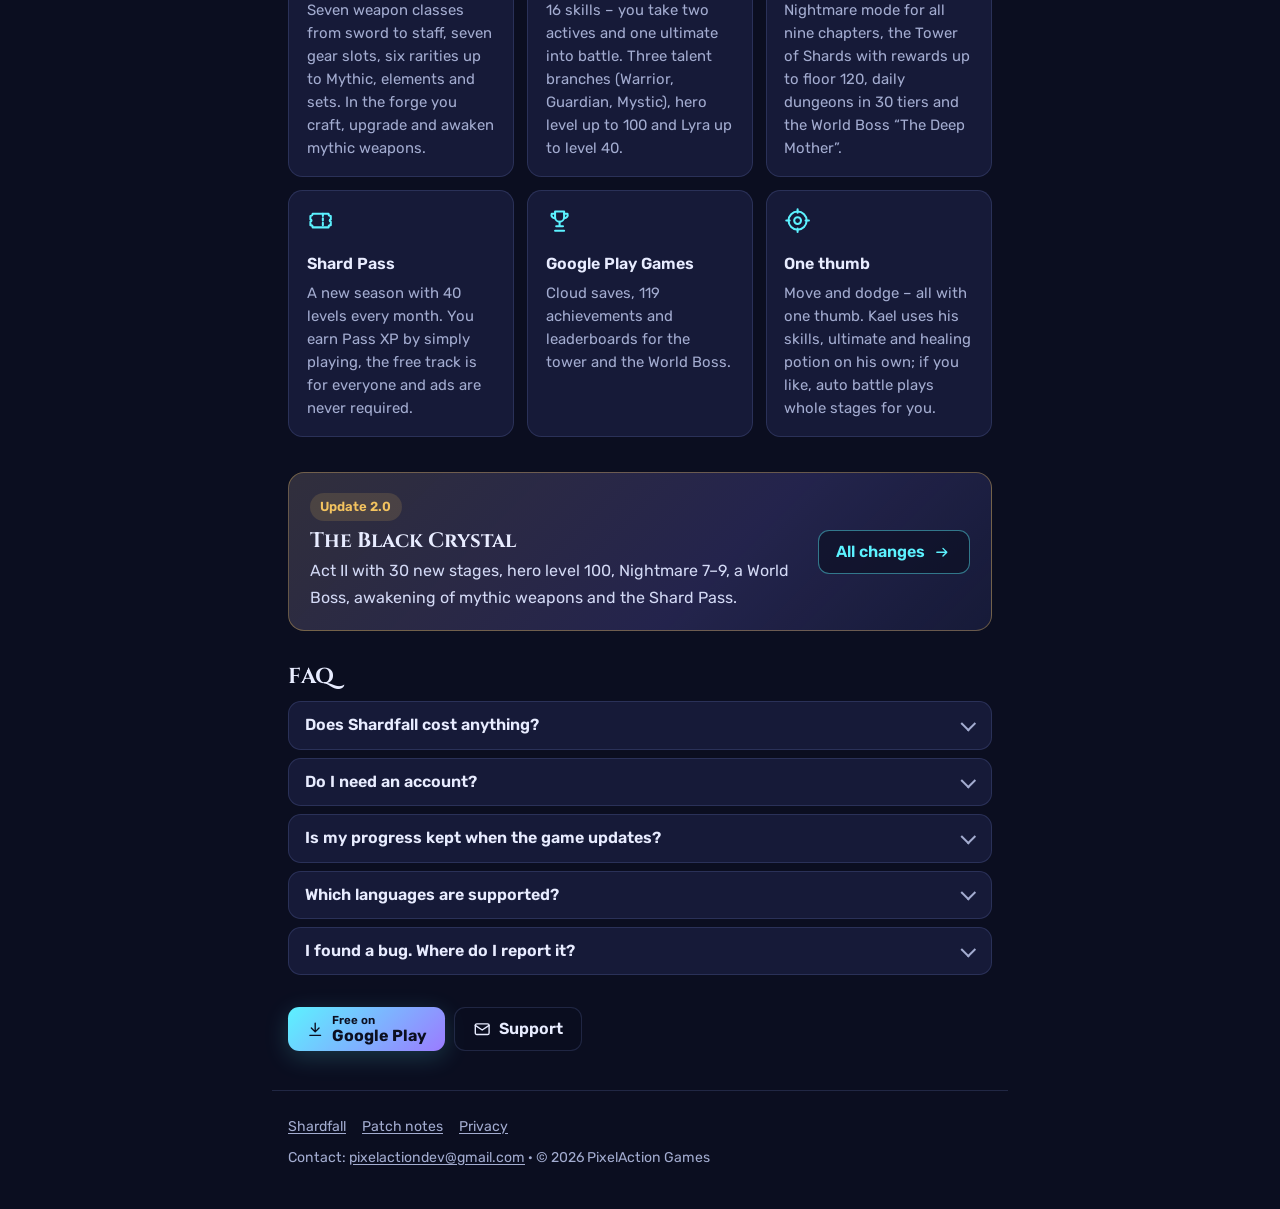
<file: shardfall.html>
<!doctype html>
<html lang="en">
<head>
  <meta charset="utf-8">
  <meta name="viewport" content="width=device-width, initial-scale=1">
  <title>Shardfall – Action RPG for Android</title>
  <meta name="title-de" content="Shardfall – Action-RPG für Android">
  <meta name="title-en" content="Shardfall – Action RPG for Android">
  <meta name="title-tr" content="Shardfall – Android için aksiyon RYO">
  <meta name="description" content="Shardfall is a free action RPG with loot for Android: two acts, 90 stages, Nightmare mode, the Tower of Shards, a World Boss and the Shard Pass.">
  <link rel="canonical" href="https://pixelactiondev.github.io/shardfall.html">
  <meta property="og:type" content="website">
  <meta property="og:site_name" content="PixelAction Games">
  <meta property="og:title" content="Shardfall – Action RPG for Android">
  <meta property="og:description" content="Two acts, 90 stages, loot in six rarities, Nightmare mode, a World Boss and the Shard Pass. Free on Google Play.">
  <meta property="og:url" content="https://pixelactiondev.github.io/shardfall.html">
  <meta property="og:image" content="https://pixelactiondev.github.io/img/og-shardfall.png">
  <meta property="og:image:width" content="1200">
  <meta property="og:image:height" content="630">
  <meta name="twitter:card" content="summary_large_image">
  <meta name="theme-color" content="#0b0e20">
  <link rel="icon" href="data:image/svg+xml,%3Csvg xmlns='http://www.w3.org/2000/svg' viewBox='0 0 32 32'%3E%3Cpath d='M16 2l9 11-9 17-9-17z' fill='%235cf2ff'/%3E%3Cpath d='M16 2l9 11H7z' fill='%23c9fbff'/%3E%3C/svg%3E">
  <link rel="stylesheet" href="site.css">
  <script src="lang.js"></script>
</head>
<body>
  <header class="wrap top">
    <a class="brand" href="./" lang="en">
      <svg class="brand-mark" viewBox="0 0 32 32" aria-hidden="true"><defs><linearGradient id="g1" x1="0" y1="0" x2="1" y2="1"><stop offset="0" stop-color="#c9fbff"/><stop offset=".5" stop-color="#5cf2ff"/><stop offset="1" stop-color="#9b7bff"/></linearGradient></defs><path d="M16 2l9 11-9 17-9-17z" fill="url(#g1)"/><path d="M16 2l9 11H7z" fill="#fff" opacity=".35"/></svg>
      PixelAction Games
    </a>
    <nav class="langs" aria-label="Language">
      <button type="button" data-set="de">DE</button>
      <button type="button" data-set="en">EN</button>
      <button type="button" data-set="tr">TR</button>
    </nav>
  </header>

  <main class="wrap">
    <nav class="subnav" aria-label="Shardfall"><a href="shardfall.html" aria-current="page"><span data-lang="de" lang="de">Übersicht</span><span data-lang="en" lang="en">Overview</span><span data-lang="tr" lang="tr">Genel bakış</span></a><a href="shardfall-patchnotes.html"><span data-lang="de" lang="de">Patch Notes</span><span data-lang="en" lang="en">Patch notes</span><span data-lang="tr" lang="tr">Güncelleme notları</span></a><a href="shardfall-privacy.html"><span data-lang="de" lang="de">Datenschutz</span><span data-lang="en" lang="en">Privacy</span><span data-lang="tr" lang="tr">Gizlilik</span></a></nav>
    <div class="notice" role="note"><svg class="ico" viewBox="0 0 24 24" fill="none" stroke="currentColor" stroke-width="1.8" stroke-linecap="round" stroke-linejoin="round" aria-hidden="true"><circle cx="12" cy="12" r="9"/><path d="M12 7v5l3 2"/></svg><p data-lang="de" lang="de">Update 2.0 „Der Schwarze Kristall“ erscheint Anfang Dezember. Im Play Store ist gerade Version 1.8.1 – Akt II, Weltboss und Splitterpass kommen mit dem Update. Saison 1 des Splitterpasses beginnt am 1. Dezember.</p><p data-lang="en" lang="en">Update 2.0 “The Black Crystal” arrives in early December. Google Play currently has version 1.8.1 – Act II, the World Boss and the Shard Pass come with the update. Shard Pass Season 1 starts on December 1.</p><p data-lang="tr" lang="tr">2.0 güncellemesi “Kara Kristal” Aralık başında geliyor. Play Store’da şu an 1.8.1 sürümü var – II. Perde, Dünya Boss’u ve Kristal Bileti güncellemeyle gelecek. Kristal Bileti’nin 1. Sezonu 1 Aralık’ta başlıyor.</p></div>
    <section class="sf-hero">
      <div class="game-head">
        <svg class="game-icon" viewBox="0 0 64 64" aria-hidden="true"><defs><linearGradient id="bg" x1="0" y1="0" x2="0" y2="1"><stop offset="0" stop-color="#1d2250"/><stop offset="1" stop-color="#0b0e20"/></linearGradient><linearGradient id="g2" x1="0" y1="0" x2="1" y2="1"><stop offset="0" stop-color="#e6fdff"/><stop offset=".45" stop-color="#5cf2ff"/><stop offset="1" stop-color="#9b7bff"/></linearGradient></defs><rect width="64" height="64" rx="14" fill="url(#bg)"/><circle cx="32" cy="30" r="20" fill="#5cf2ff" opacity=".12"/><path d="M32 8l14 18-14 30-14-30z" fill="url(#g2)"/><path d="M32 8l14 18H18z" fill="#fff" opacity=".4"/><path d="M32 26v30" stroke="#0b0e20" stroke-opacity=".25" stroke-width="1.5"/></svg>
        <div>
          <h1>SHARDFALL</h1>
          <div class="genre" data-lang="de" lang="de">Action-RPG mit Beute für Android</div><div class="genre" data-lang="en" lang="en">Action RPG with loot for Android</div><div class="genre" data-lang="tr" lang="tr">Android için ganimetli aksiyon RYO</div>
        </div>
      </div>
      <p class="lead" data-lang="de" lang="de">Ein Daumen, zwei Akte und jede Menge Beute: Kämpf dich als Kael mit deiner Lichtbegleiterin Lyra durch 90 Level, sammle Ausrüstung, werde stärker und stell dich dem Schwarzen Kristall.</p><p class="lead" data-lang="en" lang="en">One thumb, two acts and loads of loot: fight your way through 90 stages as Kael with your light companion Lyra, collect gear, grow stronger and face the Black Crystal.</p><p class="lead" data-lang="tr" lang="tr">Tek başparmak, iki perde ve bolca ganimet: Işık yol arkadaşın Lyra ile Kael olarak 90 aşamada savaş, ekipman topla, güçlen ve Kara Kristal’in karşısına çık.</p>
      <ul class="facts">
        <li><span data-lang="de" lang="de">Kostenlos</span><span data-lang="en" lang="en">Free to play</span><span data-lang="tr" lang="tr">Ücretsiz</span></li>
        <li>Deutsch · English · Türkçe</li>
        <li>Google Play Games</li>
      </ul>
      <div class="links">
        <a class="btn btn-play" href="https://play.google.com/store/apps/details?id=com.pixelaction.shardfall" rel="noopener"><svg class="ico" viewBox="0 0 24 24" fill="none" stroke="currentColor" stroke-width="1.8" stroke-linecap="round" stroke-linejoin="round" aria-hidden="true"><path d="M12 4v11M7 10.5l5 5 5-5M5 20h14"/></svg><span class="play-txt"><span data-lang="de" lang="de">Kostenlos bei</span><span data-lang="en" lang="en">Free on</span><span data-lang="tr" lang="tr">Ücretsiz:</span><b>Google Play</b></span></a>
        <a class="btn" href="shardfall-patchnotes.html#v2-0"><svg class="ico" viewBox="0 0 24 24" fill="none" stroke="currentColor" stroke-width="1.8" stroke-linecap="round" stroke-linejoin="round" aria-hidden="true"><path d="M7 3h7l4 4v14H7z"/><path d="M14 3v4h4M10 12h5M10 16h5"/></svg><span data-lang="de" lang="de">Neu in 2.0</span><span data-lang="en" lang="en">New in 2.0</span><span data-lang="tr" lang="tr">2.0’da yeni</span></a>
      </div>
    </section>

    <section class="gallery" aria-label="Screenshots">
      <div class="shots" tabindex="0"><figure class="shot"><a data-lang="de" href="img/shardfall/battle-de.webp"><img src="img/shardfall/battle-de.webp" width="540" height="1170" loading="lazy" decoding="async" alt="Kampf in der Glutschmiede"></a><a data-lang="en" href="img/shardfall/battle-en.webp"><img src="img/shardfall/battle-en.webp" width="540" height="1170" loading="lazy" decoding="async" alt="Battle in the Ember Forge"></a><a data-lang="tr" href="img/shardfall/battle-tr.webp"><img src="img/shardfall/battle-tr.webp" width="540" height="1170" loading="lazy" decoding="async" alt="Kor Demirhanesi&#x27;nde savaş"></a><figcaption><span data-lang="de" lang="de">Kampf in der Glutschmiede</span><span data-lang="en" lang="en">Battle in the Ember Forge</span><span data-lang="tr" lang="tr">Kor Demirhanesi&#x27;nde savaş</span></figcaption></figure><figure class="shot"><a data-lang="de" href="img/shardfall/boss-de.webp"><img src="img/shardfall/boss-de.webp" width="540" height="1170" loading="lazy" decoding="async" alt="Boss: Die Tiefe Mutter"></a><a data-lang="en" href="img/shardfall/boss-en.webp"><img src="img/shardfall/boss-en.webp" width="540" height="1170" loading="lazy" decoding="async" alt="Boss: The Deep Mother"></a><a data-lang="tr" href="img/shardfall/boss-tr.webp"><img src="img/shardfall/boss-tr.webp" width="540" height="1170" loading="lazy" decoding="async" alt="Boss: Derin Ana"></a><figcaption><span data-lang="de" lang="de">Boss: Die Tiefe Mutter</span><span data-lang="en" lang="en">Boss: The Deep Mother</span><span data-lang="tr" lang="tr">Boss: Derin Ana</span></figcaption></figure><figure class="shot"><a data-lang="de" href="img/shardfall/map-de.webp"><img src="img/shardfall/map-de.webp" width="540" height="1170" loading="lazy" decoding="async" alt="Die Karte von Akt II"></a><a data-lang="en" href="img/shardfall/map-en.webp"><img src="img/shardfall/map-en.webp" width="540" height="1170" loading="lazy" decoding="async" alt="The Act II map"></a><a data-lang="tr" href="img/shardfall/map-tr.webp"><img src="img/shardfall/map-tr.webp" width="540" height="1170" loading="lazy" decoding="async" alt="II. Perde haritası"></a><figcaption><span data-lang="de" lang="de">Die Karte von Akt II</span><span data-lang="en" lang="en">The Act II map</span><span data-lang="tr" lang="tr">II. Perde haritası</span></figcaption></figure><figure class="shot"><a data-lang="de" href="img/shardfall/hero-de.webp"><img src="img/shardfall/hero-de.webp" width="540" height="1170" loading="lazy" decoding="async" alt="Held und Ausrüstung"></a><a data-lang="en" href="img/shardfall/hero-en.webp"><img src="img/shardfall/hero-en.webp" width="540" height="1170" loading="lazy" decoding="async" alt="Hero and gear"></a><a data-lang="tr" href="img/shardfall/hero-tr.webp"><img src="img/shardfall/hero-tr.webp" width="540" height="1170" loading="lazy" decoding="async" alt="Kahraman ve ekipman"></a><figcaption><span data-lang="de" lang="de">Held und Ausrüstung</span><span data-lang="en" lang="en">Hero and gear</span><span data-lang="tr" lang="tr">Kahraman ve ekipman</span></figcaption></figure><figure class="shot"><a data-lang="de" href="img/shardfall/skills-de.webp"><img src="img/shardfall/skills-de.webp" width="540" height="1170" loading="lazy" decoding="async" alt="Fertigkeiten"></a><a data-lang="en" href="img/shardfall/skills-en.webp"><img src="img/shardfall/skills-en.webp" width="540" height="1170" loading="lazy" decoding="async" alt="Skills"></a><a data-lang="tr" href="img/shardfall/skills-tr.webp"><img src="img/shardfall/skills-tr.webp" width="540" height="1170" loading="lazy" decoding="async" alt="Beceriler"></a><figcaption><span data-lang="de" lang="de">Fertigkeiten</span><span data-lang="en" lang="en">Skills</span><span data-lang="tr" lang="tr">Beceriler</span></figcaption></figure></div>
      <p class="gallery-hint" data-lang="de" lang="de">Wischen für mehr Bilder · Antippen zum Vergrößern</p><p class="gallery-hint" data-lang="en" lang="en">Swipe for more · tap to enlarge</p><p class="gallery-hint" data-lang="tr" lang="tr">Daha fazlası için kaydır · büyütmek için dokun</p>
    </section>

    <section class="block">
      <h2><span data-lang="de" lang="de">Die Geschichte</span><span data-lang="en" lang="en">The story</span><span data-lang="tr" lang="tr">Hikâye</span></h2>
      <p data-lang="de" lang="de">Vor einem Jahr zerbrach der Himmelskristall, der ganz Aethra mit Licht versorgte. Seine Splitter regneten herab – der Splitterfall – und machten Tiere und Menschen zu Monstern. Du erwachst als Kael mit einem Splitter in der Brust, an deiner Seite Lyra: ein Splitter, der denken kann. Story-Szenen erzählen die Geschichte, der Codex sammelt alles über Gegner, Seiten und Sets.</p><p data-lang="en" lang="en">A year ago the Sky Crystal that gave all of Aethra its light shattered. Its shards rained down – the Shardfall – and turned beasts and people into monsters. You wake up as Kael with a shard in your chest and Lyra at your side: a shard that can think. Story scenes tell the tale, and the codex collects everything about enemies, pages and sets.</p><p data-lang="tr" lang="tr">Bir yıl önce tüm Aethra’ya ışık veren Gök Kristali paramparça oldu. Parçaları yağmur gibi yağdı – Kristal Yağmuru – ve hayvanlarla insanları canavara dönüştürdü. Kael olarak göğsünde bir kristal parçasıyla uyanırsın; yanında düşünebilen bir parça olan Lyra var. Hikâye sahneleri olanları anlatır, kodeks de düşmanlar, sayfalar ve setler hakkında her şeyi toplar.</p>
      <div class="acts">
        <div class="act">
          <div class="act-head"><span class="act-num"><span data-lang="de" lang="de">Akt I</span><span data-lang="en" lang="en">Act I</span><span data-lang="tr" lang="tr">I. Perde</span></span><h3><span data-lang="de" lang="de">Der Splitterfall</span><span data-lang="en" lang="en">The Shardfall</span><span data-lang="tr" lang="tr">Kristal Yağmuru</span></h3></div>
          <div data-lang="de" lang="de"><ol class="chapters" start="1"><li>Aschewald</li><li>Versunkene Katakomben</li><li>Gläserne Wüste</li><li>Frostgipfel</li><li>Glutschmiede</li><li>Himmelszitadelle</li></ol></div><div data-lang="en" lang="en"><ol class="chapters" start="1"><li>Ashwood</li><li>Sunken Catacombs</li><li>Glass Desert</li><li>Frost Peaks</li><li>Ember Forge</li><li>Sky Citadel</li></ol></div><div data-lang="tr" lang="tr"><ol class="chapters" start="1"><li>Kül Ormanı</li><li>Batık Katakomblar</li><li>Cam Çölü</li><li>Ayaz Zirveleri</li><li>Kor Demirhanesi</li><li>Gök Hisarı</li></ol></div>
        </div>
        <div class="act">
          <div class="act-head"><span class="act-num"><span data-lang="de" lang="de">Akt II</span><span data-lang="en" lang="en">Act II</span><span data-lang="tr" lang="tr">II. Perde</span></span><h3><span data-lang="de" lang="de">Der Schwarze Kristall</span><span data-lang="en" lang="en">The Black Crystal</span><span data-lang="tr" lang="tr">Kara Kristal</span></h3></div>
          <div data-lang="de" lang="de"><ol class="chapters" start="7"><li>Dämmerküste</li><li>Obsidianstadt Vhal</li><li>Das Nachtherz</li></ol></div><div data-lang="en" lang="en"><ol class="chapters" start="7"><li>Twilight Coast</li><li>Obsidian City of Vhal</li><li>The Night Heart</li></ol></div><div data-lang="tr" lang="tr"><ol class="chapters" start="7"><li>Alacakaranlık Kıyısı</li><li>Obsidyen Şehri Vhal</li><li>Gece Kalbi</li></ol></div>
        </div>
      </div>
    </section>

    <section class="block">
      <h2><span data-lang="de" lang="de">Was dich erwartet</span><span data-lang="en" lang="en">What awaits you</span><span data-lang="tr" lang="tr">Seni neler bekliyor</span></h2>
      <div class="feats"><div class="feat"><svg class="ico" viewBox="0 0 24 24" fill="none" stroke="currentColor" stroke-width="1.8" stroke-linecap="round" stroke-linejoin="round" aria-hidden="true"><path d="M6 4h12l3 5-9 11L3 9z"/><path d="M3 9h18M9 4l-1 5 4 11 4-11-1-5"/></svg><h3><span data-lang="de" lang="de">Beute und Ausrüstung</span><span data-lang="en" lang="en">Loot and gear</span><span data-lang="tr" lang="tr">Ganimet ve ekipman</span></h3><p data-lang="de" lang="de">Sieben Waffenklassen vom Schwert bis zum Zauberstab, sieben Ausrüstungsplätze, sechs Seltenheiten bis Mythisch, Elemente und Sets. In der Schmiede stellst du her, wertest auf und erweckst mythische Waffen.</p><p data-lang="en" lang="en">Seven weapon classes from sword to staff, seven gear slots, six rarities up to Mythic, elements and sets. In the forge you craft, upgrade and awaken mythic weapons.</p><p data-lang="tr" lang="tr">Kılıçtan asaya yedi silah sınıfı, yedi ekipman yuvası, Mitik’e kadar altı nadirlik, elementler ve setler. Demirhanede üretir, geliştirir ve mitik silahları uyandırırsın.</p></div><div class="feat"><svg class="ico" viewBox="0 0 24 24" fill="none" stroke="currentColor" stroke-width="1.8" stroke-linecap="round" stroke-linejoin="round" aria-hidden="true"><path d="M12 3l1.8 5.2L19 10l-5.2 1.8L12 17l-1.8-5.2L5 10l5.2-1.8z"/><path d="M19 16l.8 2.2L22 19l-2.2.8L19 22l-.8-2.2L16 19l2.2-.8z"/></svg><h3><span data-lang="de" lang="de">Fertigkeiten und Talente</span><span data-lang="en" lang="en">Skills and talents</span><span data-lang="tr" lang="tr">Beceriler ve yetenekler</span></h3><p data-lang="de" lang="de">16 Fertigkeiten – zwei aktive und eine Ultimative nimmst du mit in den Kampf. Drei Talentzweige (Krieger, Wächter, Mystiker), Heldenstufe bis 100 und Lyra bis Stufe 40.</p><p data-lang="en" lang="en">16 skills – you take two actives and one ultimate into battle. Three talent branches (Warrior, Guardian, Mystic), hero level up to 100 and Lyra up to level 40.</p><p data-lang="tr" lang="tr">16 beceri – savaşa iki aktif ve bir nihai beceri götürürsün. Üç yetenek dalı (Savaşçı, Muhafız, Mistik), 100. seviyeye kadar kahraman ve 40. seviyeye kadar Lyra.</p></div><div class="feat"><svg class="ico" viewBox="0 0 24 24" fill="none" stroke="currentColor" stroke-width="1.8" stroke-linecap="round" stroke-linejoin="round" aria-hidden="true"><path d="M7 21V9l-2-2V3h3v2h2V3h4v2h2V3h3v4l-2 2v12z"/><path d="M10 21v-4a2 2 0 014 0v4M10 11h4"/></svg><h3><span data-lang="de" lang="de">Endgame</span><span data-lang="en" lang="en">Endgame</span><span data-lang="tr" lang="tr">Oyun sonu</span></h3><p data-lang="de" lang="de">Albtraum-Modus für alle neun Kapitel, Turm der Splitter mit Belohnungen bis Etage 120, Tages-Dungeons in 30 Stufen und der Weltboss „Tiefe Mutter“.</p><p data-lang="en" lang="en">Nightmare mode for all nine chapters, the Tower of Shards with rewards up to floor 120, daily dungeons in 30 tiers and the World Boss “The Deep Mother”.</p><p data-lang="tr" lang="tr">Dokuz bölümün hepsi için Kâbus modu, 120. kata kadar ödüllü Kristal Kulesi, 30 seviyeli günlük zindanlar ve Dünya Boss’u “Derin Ana”.</p></div><div class="feat"><svg class="ico" viewBox="0 0 24 24" fill="none" stroke="currentColor" stroke-width="1.8" stroke-linecap="round" stroke-linejoin="round" aria-hidden="true"><path d="M3 8a2 2 0 002-2h14a2 2 0 002 2v3a1 1 0 000 2v3a2 2 0 00-2 2H5a2 2 0 00-2-2v-3a1 1 0 000-2z"/><path d="M14 6v12" stroke-dasharray="2 2"/></svg><h3><span data-lang="de" lang="de">Splitterpass</span><span data-lang="en" lang="en">Shard Pass</span><span data-lang="tr" lang="tr">Kristal Bileti</span></h3><p data-lang="de" lang="de">Jeden Monat eine Saison mit 40 Stufen. Pass-EP gibt es fürs normale Spielen, die Gratis-Leiste ist für alle da, Werbung ist nie nötig.</p><p data-lang="en" lang="en">A new season with 40 levels every month. You earn Pass XP by simply playing, the free track is for everyone and ads are never required.</p><p data-lang="tr" lang="tr">Her ay 40 seviyeli yeni bir sezon. Bilet puanını normal oynayarak kazanırsın, ücretsiz yol herkes için açık, reklam asla gerekmez.</p></div><div class="feat"><svg class="ico" viewBox="0 0 24 24" fill="none" stroke="currentColor" stroke-width="1.8" stroke-linecap="round" stroke-linejoin="round" aria-hidden="true"><path d="M8 4h8v5a4 4 0 01-8 0z"/><path d="M8 6H5a3 3 0 003 4M16 6h3a3 3 0 01-3 4M12 13v4M8 21h8M9 17h6"/></svg><h3><span data-lang="de" lang="de">Google Play Games</span><span data-lang="en" lang="en">Google Play Games</span><span data-lang="tr" lang="tr">Google Play Games</span></h3><p data-lang="de" lang="de">Spielstand in der Cloud, 119 Erfolge und Bestenlisten für den Turm und den Weltboss.</p><p data-lang="en" lang="en">Cloud saves, 119 achievements and leaderboards for the tower and the World Boss.</p><p data-lang="tr" lang="tr">Bulutta kayıt, 119 başarım ve kule ile Dünya Boss’u için sıralamalar.</p></div><div class="feat"><svg class="ico" viewBox="0 0 24 24" fill="none" stroke="currentColor" stroke-width="1.8" stroke-linecap="round" stroke-linejoin="round" aria-hidden="true"><circle cx="12" cy="12" r="8"/><circle cx="12" cy="12" r="3"/><path d="M12 2v3M12 19v3M2 12h3M19 12h3"/></svg><h3><span data-lang="de" lang="de">Mit einem Daumen</span><span data-lang="en" lang="en">One thumb</span><span data-lang="tr" lang="tr">Tek başparmak</span></h3><p data-lang="de" lang="de">Laufen und ausweichen – alles mit einem Daumen. Fertigkeiten, Ultimative und Heiltrank setzt Kael selbst ein; auf Wunsch spielt der Auto-Kampf ganze Level für dich.</p><p data-lang="en" lang="en">Move and dodge – all with one thumb. Kael uses his skills, ultimate and healing potion on his own; if you like, auto battle plays whole stages for you.</p><p data-lang="tr" lang="tr">Yürü ve kaç – hepsi tek başparmakla. Kael becerilerini, nihai becerisini ve iyileştirme iksirini kendisi kullanır; istersen otomatik savaş bütün aşamaları senin yerine oynar.</p></div></div>
    </section>

    <aside class="callout">
      <div>
        <span class="badge"><span data-lang="de" lang="de">Update 2.0</span><span data-lang="en" lang="en">Update 2.0</span><span data-lang="tr" lang="tr">2.0 güncellemesi</span></span>
        <h2><span data-lang="de" lang="de">Der Schwarze Kristall</span><span data-lang="en" lang="en">The Black Crystal</span><span data-lang="tr" lang="tr">Kara Kristal</span></h2>
        <p data-lang="de" lang="de">Akt II mit 30 neuen Leveln, Heldenstufe 100, Albtraum 7–9, Weltboss, Erweckung mythischer Waffen und der Splitterpass.</p><p data-lang="en" lang="en">Act II with 30 new stages, hero level 100, Nightmare 7–9, a World Boss, awakening of mythic weapons and the Shard Pass.</p><p data-lang="tr" lang="tr">30 yeni aşamayla II. Perde, 100. kahraman seviyesi, Kâbus 7–9, Dünya Boss’u, mitik silahların uyanışı ve Kristal Bileti.</p>
      </div>
      <a class="btn btn-accent" href="shardfall-patchnotes.html#v2-0"><span data-lang="de" lang="de">Alle Änderungen</span><span data-lang="en" lang="en">All changes</span><span data-lang="tr" lang="tr">Tüm değişiklikler</span><svg class="ico" viewBox="0 0 24 24" fill="none" stroke="currentColor" stroke-width="1.8" stroke-linecap="round" stroke-linejoin="round" aria-hidden="true"><path d="M5 12h13M13 7l5 5-5 5"/></svg></a>
    </aside>

    <section class="block">
      <h2><span data-lang="de" lang="de">Häufige Fragen</span><span data-lang="en" lang="en">FAQ</span><span data-lang="tr" lang="tr">Sık sorulan sorular</span></h2>
      <div class="faq"><details class="faq-item"><summary><span data-lang="de" lang="de">Kostet Shardfall etwas?</span><span data-lang="en" lang="en">Does Shardfall cost anything?</span><span data-lang="tr" lang="tr">Shardfall ücretli mi?</span></summary><p data-lang="de" lang="de">Nein. Shardfall ist kostenlos und finanziert sich über Werbung. Im Shop gibt es freiwillige Käufe, zum Beispiel Kristalle, ein Paket ohne Zwischenwerbung und die Premium-Leiste des Splitterpasses.</p><p data-lang="en" lang="en">No. Shardfall is free to play and funded by ads. The shop offers optional purchases, for example crystals, a pack that removes interstitial ads and the premium track of the Shard Pass.</p><p data-lang="tr" lang="tr">Hayır. Shardfall ücretsizdir ve reklamlarla finanse edilir. Mağazada isteğe bağlı satın almalar vardır; örneğin kristaller, ara reklamları kaldıran bir paket ve Kristal Bileti’nin premium yolu.</p></details><details class="faq-item"><summary><span data-lang="de" lang="de">Brauche ich ein Konto?</span><span data-lang="en" lang="en">Do I need an account?</span><span data-lang="tr" lang="tr">Hesap gerekiyor mu?</span></summary><p data-lang="de" lang="de">Nein. Mit Google Play Games kannst du freiwillig deinen Spielstand in der Cloud sichern und Erfolge sammeln.</p><p data-lang="en" lang="en">No. With Google Play Games you can optionally back up your save in the cloud and collect achievements.</p><p data-lang="tr" lang="tr">Hayır. İstersen Google Play Games ile kaydını buluta yedekleyebilir ve başarım toplayabilirsin.</p></details><details class="faq-item"><summary><span data-lang="de" lang="de">Bleibt mein Spielstand bei Updates erhalten?</span><span data-lang="en" lang="en">Is my progress kept when the game updates?</span><span data-lang="tr" lang="tr">Güncellemelerde ilerlemem korunuyor mu?</span></summary><p data-lang="de" lang="de">Ja. Spielst du auf mehreren Geräten, aktualisiere alle: Ältere Versionen können einen neueren Spielstand nicht aus der Cloud laden.</p><p data-lang="en" lang="en">Yes. If you play on several devices, update all of them: older versions cannot load a newer save from the cloud.</p><p data-lang="tr" lang="tr">Evet. Birden fazla cihazda oynuyorsan hepsini güncelle: eski sürümler daha yeni bir kaydı buluttan yükleyemez.</p></details><details class="faq-item"><summary><span data-lang="de" lang="de">In welchen Sprachen gibt es das Spiel?</span><span data-lang="en" lang="en">Which languages are supported?</span><span data-lang="tr" lang="tr">Oyun hangi dillerde?</span></summary><p data-lang="de" lang="de">Deutsch, Englisch und Türkisch. Das Spiel startet in der Sprache deines Geräts; umstellen kannst du sie in den Einstellungen.</p><p data-lang="en" lang="en">German, English and Turkish. The game starts in your device language; you can change it in the settings.</p><p data-lang="tr" lang="tr">Almanca, İngilizce ve Türkçe. Oyun cihazının dilinde başlar; dili ayarlardan değiştirebilirsin.</p></details><details class="faq-item"><summary><span data-lang="de" lang="de">Ich habe einen Fehler gefunden. Wohin damit?</span><span data-lang="en" lang="en">I found a bug. Where do I report it?</span><span data-lang="tr" lang="tr">Bir hata buldum. Nereye bildireyim?</span></summary><p data-lang="de" lang="de">Schreib uns an pixelactiondev@gmail.com – am besten mit Gerät, Android-Version und dem, was du gerade gemacht hast.</p><p data-lang="en" lang="en">Email us at pixelactiondev@gmail.com – ideally with your device, Android version and what you were doing.</p><p data-lang="tr" lang="tr">Bize pixelactiondev@gmail.com adresinden yaz – mümkünse cihazını, Android sürümünü ve o sırada ne yaptığını ekle.</p></details></div>
    </section>

    <section class="block end">
      <a class="btn btn-play" href="https://play.google.com/store/apps/details?id=com.pixelaction.shardfall" rel="noopener"><svg class="ico" viewBox="0 0 24 24" fill="none" stroke="currentColor" stroke-width="1.8" stroke-linecap="round" stroke-linejoin="round" aria-hidden="true"><path d="M12 4v11M7 10.5l5 5 5-5M5 20h14"/></svg><span class="play-txt"><span data-lang="de" lang="de">Kostenlos bei</span><span data-lang="en" lang="en">Free on</span><span data-lang="tr" lang="tr">Ücretsiz:</span><b>Google Play</b></span></a>
      <a class="btn" href="mailto:pixelactiondev@gmail.com?subject=Shardfall"><svg class="ico" viewBox="0 0 24 24" fill="none" stroke="currentColor" stroke-width="1.8" stroke-linecap="round" stroke-linejoin="round" aria-hidden="true"><rect x="3" y="5" width="18" height="14" rx="2"/><path d="M3 7l9 6 9-6"/></svg><span data-lang="de" lang="de">Support</span><span data-lang="en" lang="en">Support</span><span data-lang="tr" lang="tr">Destek</span></a>
    </section>
  </main>

  <footer class="wrap foot">
    <nav class="foot-links" aria-label="Links">
      <a href="shardfall.html">Shardfall</a>
      <a href="shardfall-patchnotes.html"><span data-lang="de" lang="de">Patch Notes</span><span data-lang="en" lang="en">Patch notes</span><span data-lang="tr" lang="tr">Güncelleme notları</span></a>
      <a href="shardfall-privacy.html"><span data-lang="de" lang="de">Datenschutz</span><span data-lang="en" lang="en">Privacy</span><span data-lang="tr" lang="tr">Gizlilik</span></a>
    </nav>
    <span data-lang="de">Kontakt: </span><span data-lang="en">Contact: </span><span data-lang="tr">İletişim: </span><a href="mailto:pixelactiondev@gmail.com">pixelactiondev@gmail.com</a>
    · © 2026 PixelAction Games
  </footer>
</body>
</html>
</file>
<file: site.css>
/* PixelAction Games – Website (GitHub Pages). Farben wie im Spiel Shardfall. */
@font-face {
  font-family: 'Cinzel';
  font-weight: 700;
  font-display: swap;
  src: url('cinzel-latin-700-normal.woff2') format('woff2');
  unicode-range: U+0000-00FF, U+0131, U+0152-0153, U+02BB-02BC, U+02C6, U+02DA, U+02DC, U+2000-206F, U+20AC, U+2122, U+FEFF, U+FFFD;
}
@font-face {
  font-family: 'Cinzel';
  font-weight: 700;
  font-display: swap;
  src: url('cinzel-latin-ext-700-normal.woff2') format('woff2');
  unicode-range: U+0100-02BA, U+02BD-02C5, U+02C7-02CC, U+02CE-02D7, U+02DD-02FF, U+1E00-1E9F, U+2C60-2C7F, U+A720-A7FF;
}
@font-face {
  font-family: 'Rubik';
  font-weight: 300 900;
  font-display: swap;
  src: url('rubik-latin-wght-normal.woff2') format('woff2');
  unicode-range: U+0000-00FF, U+0131, U+0152-0153, U+02BB-02BC, U+02C6, U+02DA, U+02DC, U+2000-206F, U+20AC, U+2122, U+FEFF, U+FFFD;
}
@font-face {
  font-family: 'Rubik';
  font-weight: 300 900;
  font-display: swap;
  src: url('rubik-latin-ext-wght-normal.woff2') format('woff2');
  unicode-range: U+0100-02BA, U+02BD-02C5, U+02C7-02CC, U+02CE-02D7, U+02DD-02FF, U+1E00-1E9F, U+2C60-2C7F, U+A720-A7FF;
}

:root {
  --bg: #0b0e20;
  --bg2: #10132a;
  --panel: #161a38;
  --line: rgba(150, 165, 255, 0.16);
  --text: #e8ecff;
  --muted: #a3acd0;
  --shard: #5cf2ff;
  --violet: #9b7bff;
  --gold: #f3c35f;
}

* {
  box-sizing: border-box;
}
html {
  -webkit-text-size-adjust: 100%;
}
body {
  margin: 0;
  min-height: 100vh;
  background:
    radial-gradient(1200px 600px at 50% -200px, rgba(92, 242, 255, 0.12), transparent 70%),
    radial-gradient(900px 500px at 100% 0, rgba(155, 123, 255, 0.12), transparent 70%),
    var(--bg);
  color: var(--text);
  font: 400 1rem/1.65 'Rubik', system-ui, -apple-system, 'Segoe UI', sans-serif;
}
a {
  color: var(--shard);
  text-underline-offset: 0.15em;
}
.wrap {
  width: 100%;
  max-width: 46rem;
  margin: 0 auto;
  padding: 0 1rem;
}

/* Kopf */
.top {
  display: flex;
  align-items: center;
  justify-content: space-between;
  gap: 1rem;
  padding-block: 1.1rem;
}
.brand {
  display: flex;
  align-items: center;
  gap: 0.6rem;
  color: var(--text);
  text-decoration: none;
  font: 700 1.05rem/1.2 'Cinzel', Georgia, serif;
  letter-spacing: 0.04em;
}
.brand-mark {
  width: 2rem;
  height: 2rem;
  flex: none;
}
.langs {
  display: flex;
  gap: 0.25rem;
  padding: 0.2rem;
  border: 1px solid var(--line);
  border-radius: 999px;
  background: rgba(16, 19, 42, 0.7);
}
.langs button {
  min-width: 2.6rem;
  min-height: 2.2rem;
  border: none;
  border-radius: 999px;
  background: none;
  color: var(--muted);
  font: 600 0.85rem 'Rubik', system-ui, sans-serif;
  cursor: pointer;
}
.langs button[aria-pressed='true'] {
  background: linear-gradient(135deg, var(--shard), var(--violet));
  color: #0b0e20;
}

/* Sprachen: ohne JavaScript sind alle drei sichtbar */
html.js [data-lang] {
  display: none;
}
html.js[data-show='de'] [data-lang='de'],
html.js[data-show='en'] [data-lang='en'],
html.js[data-show='tr'] [data-lang='tr'] {
  display: revert;
}

/* Startseite */
.hero {
  padding: 3rem 0 2rem;
}
.hero h1 {
  margin: 0 0 0.6rem;
  font: 700 clamp(1.9rem, 6vw, 2.8rem)/1.15 'Cinzel', Georgia, serif;
  letter-spacing: 0.02em;
}
.hero p {
  margin: 0;
  max-width: 34rem;
  color: var(--muted);
  font-size: 1.08rem;
}
.game {
  display: grid;
  gap: 1rem;
  margin: 1rem 0 2.5rem;
  padding: 1.4rem;
  border: 1px solid var(--line);
  border-radius: 1rem;
  background: linear-gradient(160deg, rgba(92, 242, 255, 0.07), rgba(155, 123, 255, 0.06) 60%, transparent), var(--panel);
}
.game-head {
  display: flex;
  align-items: center;
  gap: 1rem;
}
.game-icon {
  width: 4.2rem;
  height: 4.2rem;
  flex: none;
  border-radius: 1rem;
}
.game h2 {
  margin: 0;
  font: 700 1.5rem/1.2 'Cinzel', Georgia, serif;
  letter-spacing: 0.06em;
}
.game .genre {
  color: var(--muted);
  font-size: 0.92rem;
}
.game p {
  margin: 0;
}
.badge {
  display: inline-block;
  padding: 0.2rem 0.65rem;
  border-radius: 999px;
  background: rgba(243, 195, 95, 0.14);
  color: var(--gold);
  font-size: 0.82rem;
  font-weight: 600;
}
.links {
  display: flex;
  flex-wrap: wrap;
  gap: 0.6rem;
}
.btn {
  display: inline-flex;
  align-items: center;
  min-height: 2.75rem;
  padding: 0 1.1rem;
  border: 1px solid var(--line);
  border-radius: 0.7rem;
  background: rgba(11, 14, 32, 0.6);
  color: var(--text);
  font-weight: 600;
  text-decoration: none;
}
.btn:hover {
  border-color: var(--shard);
}

/* Datenschutzerklärung */
.doc {
  padding-block: 1.5rem 3rem;
}
.doc h1 {
  margin: 0.4rem 0 0.3rem;
  font: 700 clamp(1.6rem, 5vw, 2.2rem)/1.2 'Cinzel', Georgia, serif;
}
.doc .stand {
  margin: 0 0 1.5rem;
  color: var(--muted);
}
.doc h2 {
  margin: 2rem 0 0.5rem;
  padding-top: 1rem;
  border-top: 1px solid var(--line);
  font-size: 1.15rem;
  font-weight: 600;
  color: var(--shard);
}
.doc h3 {
  margin: 1.2rem 0 0.3rem;
  font-size: 1rem;
  font-weight: 600;
}
.doc p,
.doc li {
  color: #d3d9f5;
}
.doc ul {
  padding-left: 1.2rem;
}
.doc li + li {
  margin-top: 0.3rem;
}
.summary {
  margin: 0 0 1rem;
  padding: 1rem 1.2rem;
  border: 1px solid var(--line);
  border-left: 3px solid var(--shard);
  border-radius: 0.7rem;
  background: var(--panel);
}
.summary ul {
  margin: 0;
}
.back {
  display: inline-block;
  margin-top: 0.5rem;
  font-size: 0.92rem;
}

/* Kopf: auf sehr schmalen Handys (320 px) passte die Sprachwahl nicht neben den Namen */
@media (max-width: 21.5rem) {
  .top {
    gap: 0.5rem;
  }
  .brand {
    gap: 0.45rem;
    font-size: 0.95rem;
  }
  .brand-mark {
    width: 1.7rem;
    height: 1.7rem;
  }
  .langs button {
    min-width: 2.3rem;
  }
}

/* Knöpfe, Unternavigation (seit der Shardfall-Seite, Dezember 2026) */
.ico {
  width: 1.15rem;
  height: 1.15rem;
  flex: none;
}
.btn {
  gap: 0.5rem;
}
.btn-play {
  border: none;
  background: linear-gradient(135deg, var(--shard), var(--violet));
  color: #0b0e20;
  box-shadow: 0 6px 24px rgba(92, 242, 255, 0.18);
}
.btn-play:hover {
  filter: brightness(1.08);
}
.play-txt {
  display: flex;
  flex-direction: column;
  line-height: 1.1;
  font-size: 0.72rem;
  font-weight: 600;
}
.play-txt b {
  font-size: 1rem;
  font-weight: 700;
}
.btn-accent {
  border-color: rgba(92, 242, 255, 0.45);
  color: var(--shard);
}
.badge-link {
  text-decoration: none;
}
.badge-link:hover {
  background: rgba(243, 195, 95, 0.22);
}
.subnav {
  display: flex;
  flex-wrap: wrap;
  gap: 0.3rem;
  margin: 0.4rem 0 0.2rem;
}
.subnav a {
  padding: 0.35rem 0.85rem;
  border: 1px solid var(--line);
  border-radius: 999px;
  color: var(--muted);
  font-size: 0.88rem;
  font-weight: 600;
  text-decoration: none;
}
.subnav a:hover {
  color: var(--text);
}
.subnav a[aria-current='page'] {
  border-color: transparent;
  background: rgba(92, 242, 255, 0.14);
  color: var(--shard);
}
.lead {
  margin: 0;
  max-width: 36rem;
  color: var(--muted);
  font-size: 1.06rem;
}

/* Startseite: Titelbild in der Spielkarte */
.game {
  overflow: hidden;
}
.game-cover {
  display: block;
  margin: -1.4rem -1.4rem 0;
  aspect-ratio: 2 / 1;
  overflow: hidden;
  background: var(--bg2);
}
.game-cover img {
  display: block;
  width: 100%;
  height: 100%;
  object-fit: cover;
  transition: transform 300ms ease;
}
.game-cover:hover img {
  transform: scale(1.03);
}

/* Shardfall-Seite */
.sf-hero {
  display: grid;
  gap: 1rem;
  padding: 1.6rem 0 1.2rem;
}
.sf-hero h1 {
  margin: 0;
  font: 700 clamp(1.9rem, 7vw, 2.6rem)/1.1 'Cinzel', Georgia, serif;
  letter-spacing: 0.06em;
}
.sf-hero .genre {
  color: var(--muted);
}
.sf-hero .game-icon {
  width: 4.6rem;
  height: 4.6rem;
}
.facts {
  display: flex;
  flex-wrap: wrap;
  gap: 0.4rem;
  margin: 0;
  padding: 0;
  list-style: none;
}
.facts li {
  padding: 0.2rem 0.7rem;
  border: 1px solid var(--line);
  border-radius: 999px;
  color: var(--muted);
  font-size: 0.85rem;
}
.gallery {
  margin: 0.5rem -1rem 0;
}
.shots {
  display: flex;
  gap: 0.8rem;
  padding: 0.4rem 1rem 0.8rem;
  overflow-x: auto;
  scroll-snap-type: x mandatory;
  scroll-padding: 0 1rem;
  scrollbar-width: thin;
  scrollbar-color: var(--line) transparent;
}
.shots:focus-visible {
  outline: 2px solid var(--shard);
  outline-offset: -2px;
}
.shot {
  flex: none;
  width: clamp(10.5rem, 52vw, 13.5rem);
  margin: 0;
  scroll-snap-align: start;
}
.shot a {
  display: block;
}
.shot img {
  display: block;
  width: 100%;
  height: auto;
  border: 1px solid var(--line);
  border-radius: 1rem;
  background: var(--bg2);
}
.shot figcaption {
  margin-top: 0.4rem;
  color: var(--muted);
  font-size: 0.85rem;
  line-height: 1.35;
}
.gallery-hint {
  margin: 0;
  padding: 0 1rem;
  color: var(--muted);
  font-size: 0.8rem;
  opacity: 0.8;
}
.block {
  padding: 1.6rem 0 0.4rem;
}
.block h2,
.pn h1 {
  margin: 0 0 0.7rem;
  font: 700 1.35rem/1.25 'Cinzel', Georgia, serif;
  letter-spacing: 0.03em;
}
.block > p {
  margin: 0 0 1rem;
  color: #d3d9f5;
}
.acts {
  display: grid;
  gap: 0.8rem;
}
.act {
  padding: 1rem 1.1rem;
  border: 1px solid var(--line);
  border-radius: 0.9rem;
  background: var(--panel);
}
.act-head {
  display: flex;
  flex-wrap: wrap;
  align-items: baseline;
  gap: 0.2rem 0.6rem;
  margin-bottom: 0.5rem;
}
.act-num {
  color: var(--shard);
  font-size: 0.8rem;
  font-weight: 700;
  letter-spacing: 0.08em;
  text-transform: uppercase;
}
.act h3 {
  margin: 0;
  font: 700 1.05rem/1.3 'Cinzel', Georgia, serif;
}
.chapters {
  display: flex;
  flex-wrap: wrap;
  gap: 0.35rem;
  margin: 0;
  padding: 0;
  list-style: none;
}
.chapters li {
  padding: 0.15rem 0.6rem;
  border-radius: 0.5rem;
  background: rgba(150, 165, 255, 0.1);
  color: #d3d9f5;
  font-size: 0.86rem;
}
.feats {
  display: grid;
  grid-template-columns: repeat(auto-fit, minmax(13.5rem, 1fr));
  gap: 0.8rem;
}
.feat {
  padding: 1rem 1.1rem;
  border: 1px solid var(--line);
  border-radius: 0.9rem;
  background: var(--panel);
}
.feat .ico {
  width: 1.7rem;
  height: 1.7rem;
  color: var(--shard);
}
.feat h3 {
  margin: 0.5rem 0 0.3rem;
  font-size: 1rem;
  font-weight: 600;
}
.feat p {
  margin: 0;
  color: var(--muted);
  font-size: 0.93rem;
  line-height: 1.55;
}
.callout {
  display: grid;
  gap: 1rem;
  align-items: center;
  margin: 1.8rem 0 0.4rem;
  padding: 1.2rem 1.3rem;
  border: 1px solid rgba(243, 195, 95, 0.35);
  border-radius: 1rem;
  background: linear-gradient(135deg, rgba(243, 195, 95, 0.12), rgba(155, 123, 255, 0.1) 60%, transparent), var(--panel);
}
.callout h2 {
  margin: 0.5rem 0 0.3rem;
  font: 700 1.3rem/1.2 'Cinzel', Georgia, serif;
}
.callout p {
  margin: 0;
  color: #d3d9f5;
}
.callout .btn {
  justify-self: start;
}
@media (min-width: 40rem) {
  .callout {
    grid-template-columns: 1fr auto;
  }
  .acts {
    grid-template-columns: 1fr 1fr;
  }
}
.faq {
  display: grid;
  gap: 0.5rem;
}
.faq-item,
.pn-sec {
  border: 1px solid var(--line);
  border-radius: 0.8rem;
  background: var(--panel);
}
.faq-item summary,
.pn-sec summary {
  display: flex;
  align-items: center;
  justify-content: space-between;
  gap: 1rem;
  min-height: 2.9rem;
  padding: 0.55rem 1rem;
  font-weight: 600;
  list-style: none;
  cursor: pointer;
}
.faq-item summary::-webkit-details-marker,
.pn-sec summary::-webkit-details-marker {
  display: none;
}
.faq-item summary::after,
.pn-sec summary::after {
  content: '';
  flex: none;
  width: 0.55rem;
  height: 0.55rem;
  margin-right: 0.2rem;
  border-right: 2px solid var(--muted);
  border-bottom: 2px solid var(--muted);
  transform: rotate(45deg) translateY(-25%);
  transition: transform 160ms ease;
}
.faq-item[open] summary::after,
.pn-sec[open] summary::after {
  transform: rotate(225deg) translateY(-25%);
}
.faq-item p {
  margin: 0;
  padding: 0 1rem 0.9rem;
  color: #d3d9f5;
}
.block.end {
  display: flex;
  flex-wrap: wrap;
  gap: 0.6rem;
  padding-bottom: 2.4rem;
}

/* Patch Notes */
.pn {
  padding-bottom: 1rem;
}
.pn h1 {
  margin-top: 1.2rem;
  font-size: clamp(1.6rem, 6vw, 2.2rem);
}
.pn-chips {
  display: flex;
  flex-wrap: wrap;
  gap: 0.4rem;
  margin: 1rem 0 0.5rem;
}
.pn-chip {
  display: inline-flex;
  align-items: center;
  gap: 0.45rem;
  padding: 0.3rem 0.8rem 0.3rem 0.35rem;
  border: 1px solid var(--line);
  border-radius: 999px;
  color: var(--text);
  font-size: 0.88rem;
  text-decoration: none;
}
.pn-chip b {
  padding: 0.05rem 0.5rem;
  border-radius: 999px;
  background: linear-gradient(135deg, var(--shard), var(--violet));
  color: #0b0e20;
}
.pn-version {
  margin: 1.2rem 0;
  scroll-margin-top: 1rem;
}
.pn-head {
  display: flex;
  flex-wrap: wrap;
  align-items: center;
  gap: 0.6rem 0.9rem;
  margin-bottom: 0.9rem;
}
.pn-ver {
  display: grid;
  place-items: center;
  min-width: 3.4rem;
  height: 3.4rem;
  padding: 0 0.5rem;
  border-radius: 0.9rem;
  background: linear-gradient(135deg, var(--shard), var(--violet));
  color: #0b0e20;
  font: 700 1.3rem/1 'Cinzel', Georgia, serif;
}
.pn-head h2 {
  margin: 0;
  font: 700 1.3rem/1.2 'Cinzel', Georgia, serif;
}
.pn-date {
  margin: 0.15rem 0 0;
  color: var(--muted);
  font-size: 0.9rem;
}
.pn-toggle {
  margin-left: auto;
  min-height: 2.4rem;
  padding: 0 0.9rem;
  border: 1px solid var(--line);
  border-radius: 999px;
  background: none;
  color: var(--shard);
  font: 600 0.85rem 'Rubik', system-ui, sans-serif;
  cursor: pointer;
}
html:not(.js) .pn-toggle,
.pn-toggle[aria-expanded='true'] .t-open,
.pn-toggle[aria-expanded='false'] .t-close {
  display: none !important;
}
.pn-lang {
  display: grid;
  grid-template-columns: minmax(0, 1fr);
  gap: 0.5rem;
}
html.js .pn-lang {
  display: none;
}
html.js[data-show='de'] .pn-lang[data-lang='de'],
html.js[data-show='en'] .pn-lang[data-lang='en'],
html.js[data-show='tr'] .pn-lang[data-lang='tr'] {
  display: grid;
}
.pn-glance {
  margin-bottom: 0.4rem;
  padding: 1rem 1.2rem;
  border: 1px solid var(--line);
  border-left: 3px solid var(--shard);
  border-radius: 0.8rem;
  background: var(--panel);
}
.pn-glance h3 {
  margin: 0 0 0.4rem;
  color: var(--shard);
  font-size: 1rem;
}
.pn-glance p,
.pn-body p,
.pn-body li {
  color: #d3d9f5;
}
.pn-glance p {
  margin: 0 0 0.6rem;
}
.pn-glance ul,
.pn-body ul {
  margin: 0;
  padding-left: 1.2rem;
}
.pn-glance li + li,
.pn-body li + li {
  margin-top: 0.3rem;
}
.pn-body {
  padding: 0 1rem 1rem;
  overflow-wrap: anywhere;
}
.pn-body > p:first-child {
  margin-top: 0;
}
.pn-body p {
  margin: 0.9rem 0 0.4rem;
}
.pn-body strong {
  color: var(--text);
}
.table-wrap {
  margin: 0.8rem 0;
  overflow-x: auto;
}
.table-wrap table {
  width: 100%;
  border-collapse: collapse;
  font-size: 0.9rem;
}
.table-wrap th,
.table-wrap td {
  padding: 0.5rem 0.6rem;
  border-bottom: 1px solid var(--line);
  text-align: left;
  vertical-align: top;
  color: #d3d9f5;
}
.table-wrap th {
  color: var(--shard);
  font-weight: 600;
}
.foot-links {
  display: flex;
  flex-wrap: wrap;
  gap: 0.3rem 1rem;
  margin-bottom: 0.5rem;
}

/* Lange Wörter in Überschriften (z. B. „Datenschutzerklärung“ bei 320 px) umbrechen statt überstehen */
.doc h1,
.pn h1,
.sf-hero h1,
.block h2,
.callout h2,
.pn-head h2 {
  overflow-wrap: break-word;
  hyphens: auto;
}

/* Tabellen in den Patch Notes: auf schmalen Bildschirmen als Karten (Zelle mit Spaltenname) */
.table-wrap td,
.table-wrap th {
  overflow-wrap: normal;
}
@media (max-width: 40rem) {
  .table-wrap thead {
    display: none;
  }
  .table-wrap table,
  .table-wrap tbody,
  .table-wrap tr,
  .table-wrap td {
    display: block;
    width: 100%;
  }
  .table-wrap tr {
    padding: 0.6rem 0.8rem;
    border: 1px solid var(--line);
    border-radius: 0.7rem;
    background: rgba(11, 14, 32, 0.45);
  }
  .table-wrap tr + tr {
    margin-top: 0.5rem;
  }
  .table-wrap td {
    padding: 0.15rem 0;
    border: none;
  }
  .table-wrap td::before {
    content: attr(data-label);
    display: block;
    color: var(--shard);
    font-size: 0.78rem;
    font-weight: 600;
  }
}

/* Hinweis bis zum Release von 2.0 („erscheint im Dezember“) */
.notice {
  display: flex;
  align-items: flex-start;
  gap: 0.6rem;
  margin: 0.8rem 0 0.2rem;
  padding: 0.75rem 1rem;
  border: 1px solid rgba(243, 195, 95, 0.4);
  border-radius: 0.8rem;
  background: rgba(243, 195, 95, 0.1);
  color: #f7e2b0;
  font-size: 0.93rem;
  line-height: 1.5;
}
.notice .ico {
  margin-top: 0.15rem;
  color: var(--gold);
}
.notice p {
  margin: 0;
  min-width: 0;
}
.game .notice {
  margin: 0;
}

/* Fuß */
.foot {
  padding-block: 1.5rem 2.5rem;
  border-top: 1px solid var(--line);
  color: var(--muted);
  font-size: 0.88rem;
}
.foot a {
  color: var(--muted);
}
</file>
